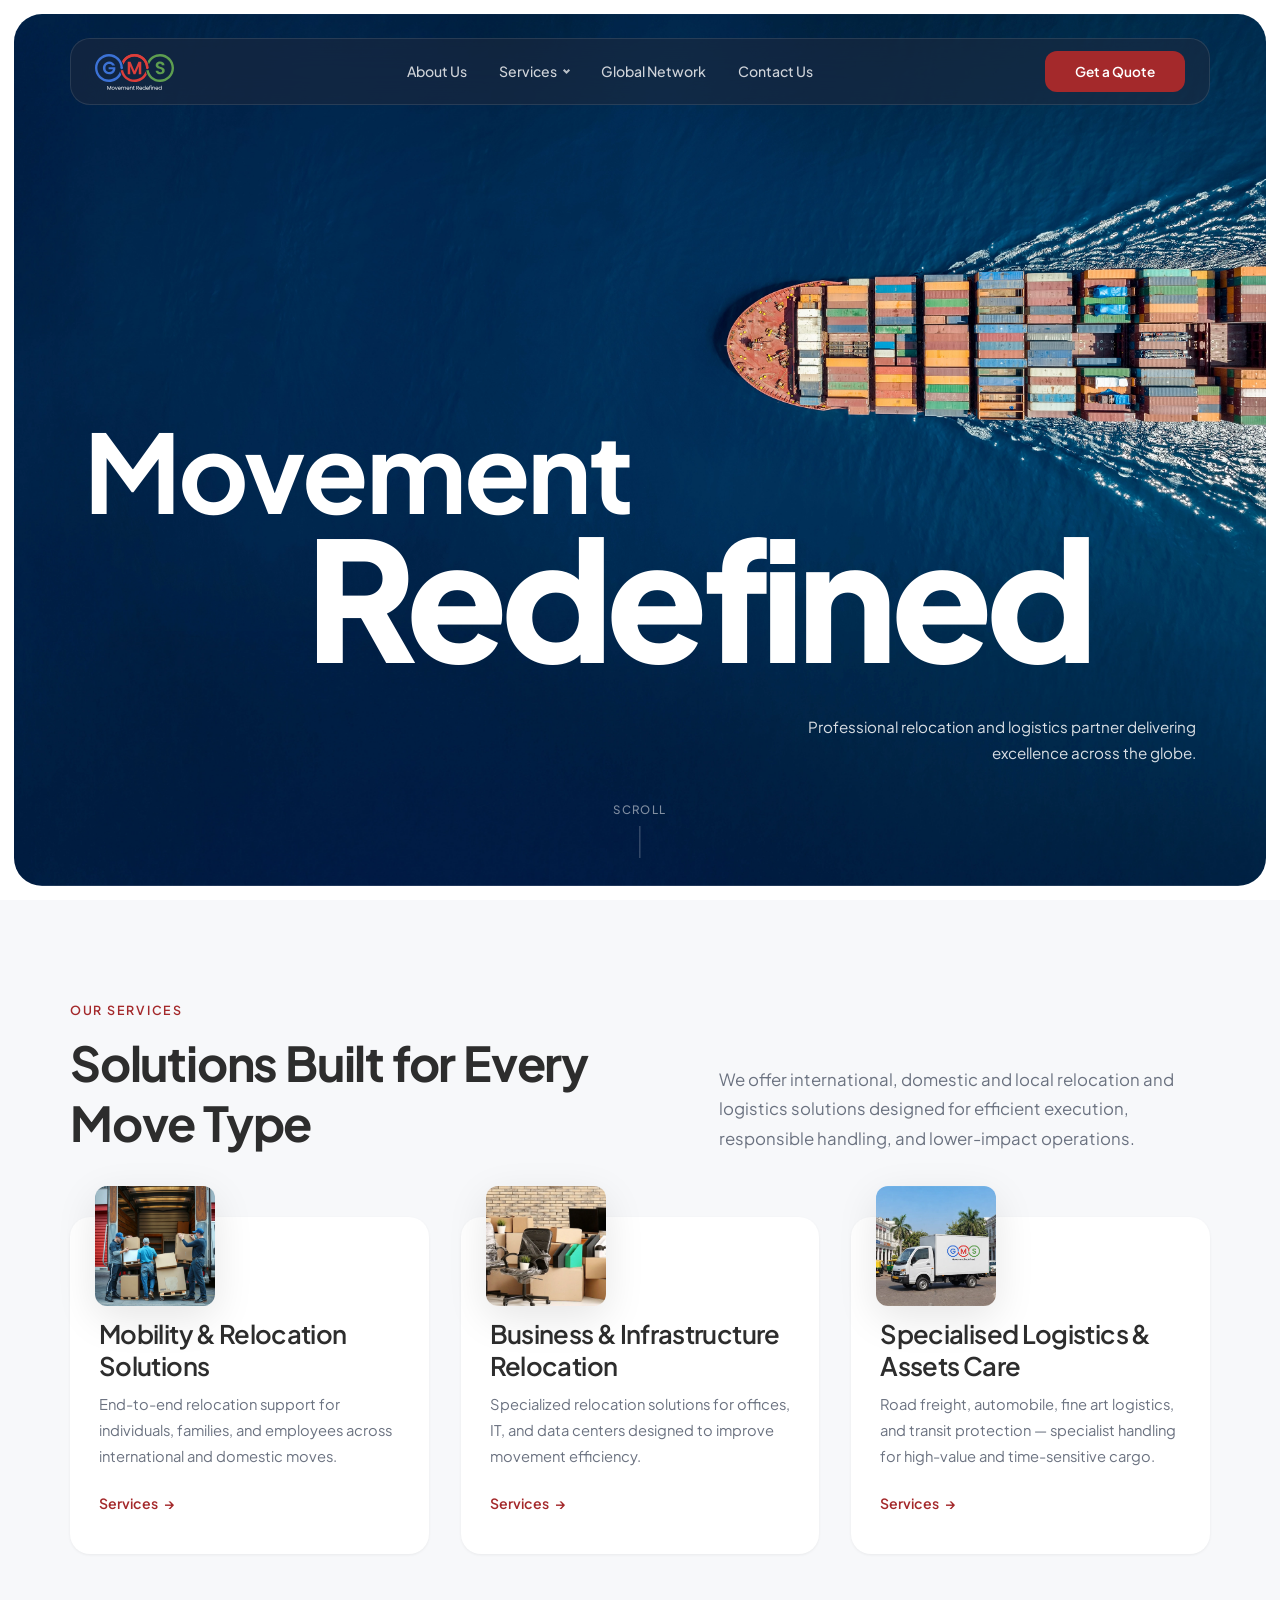
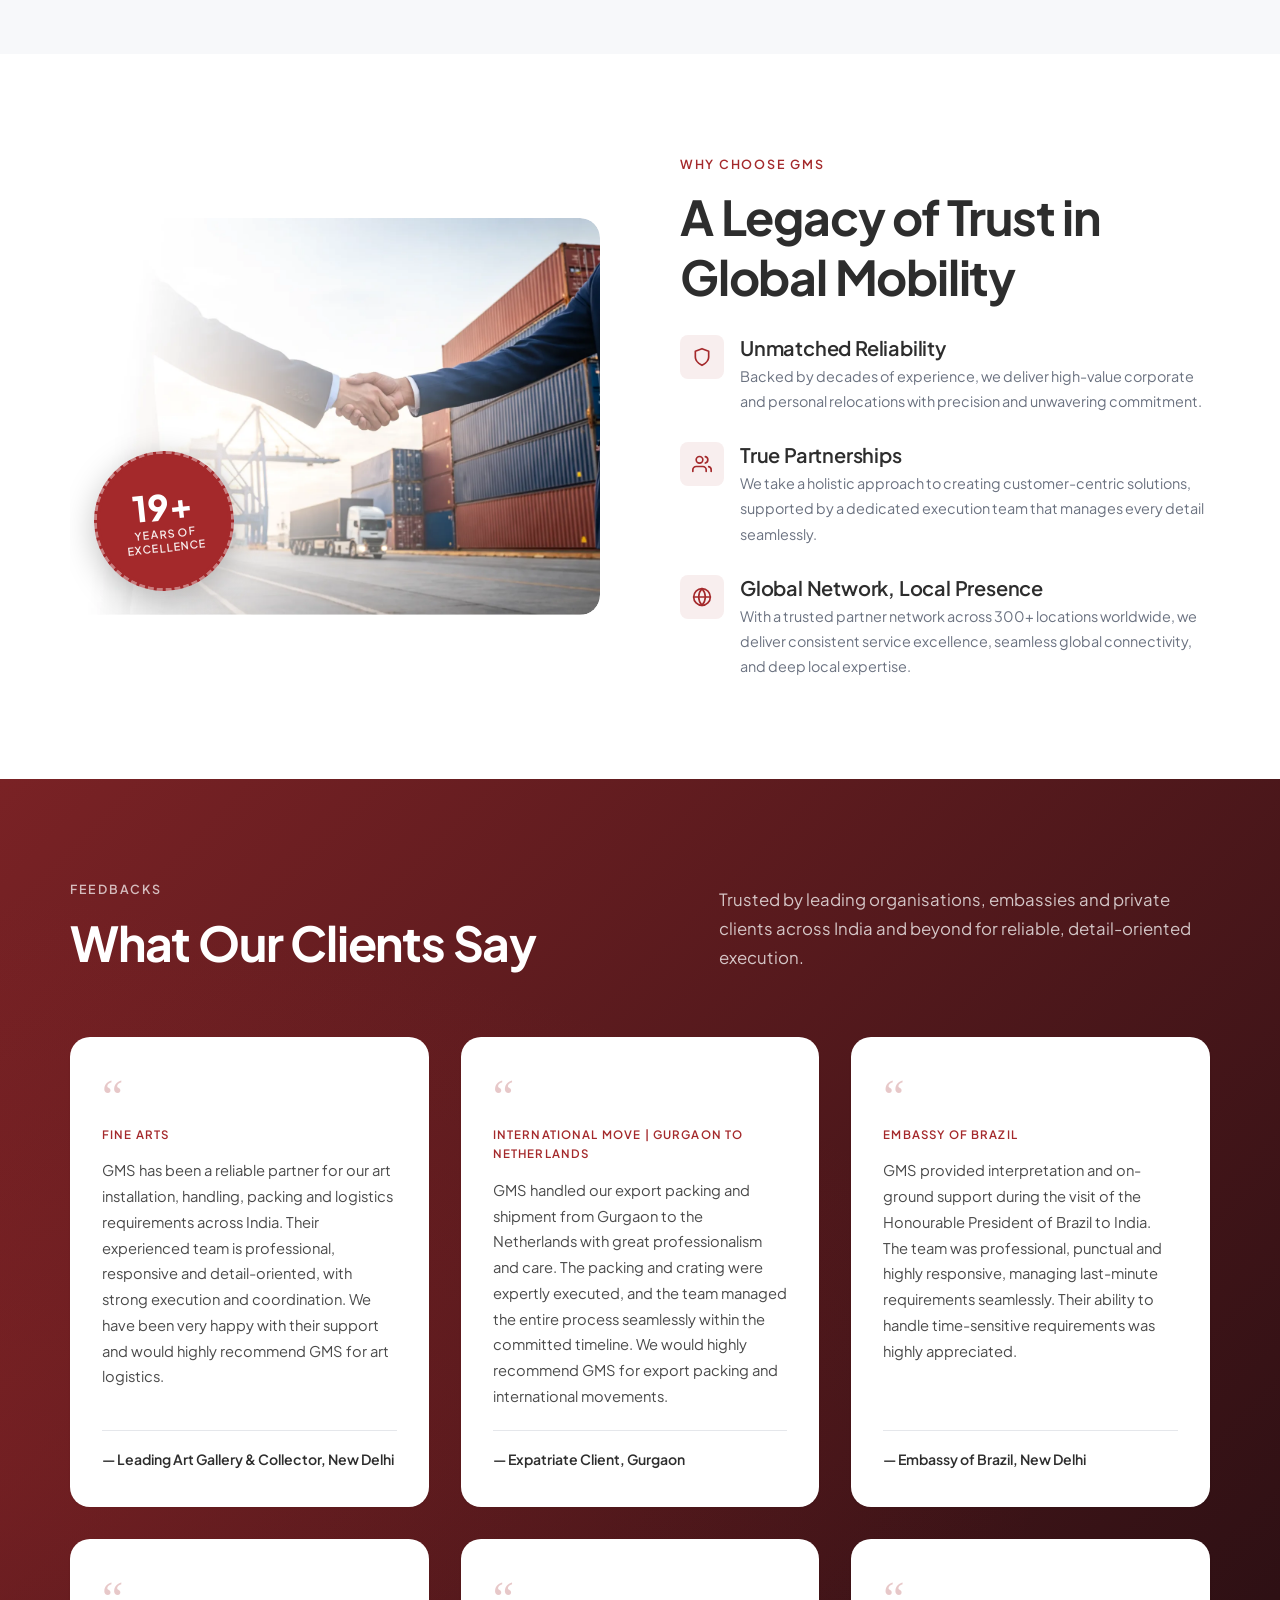
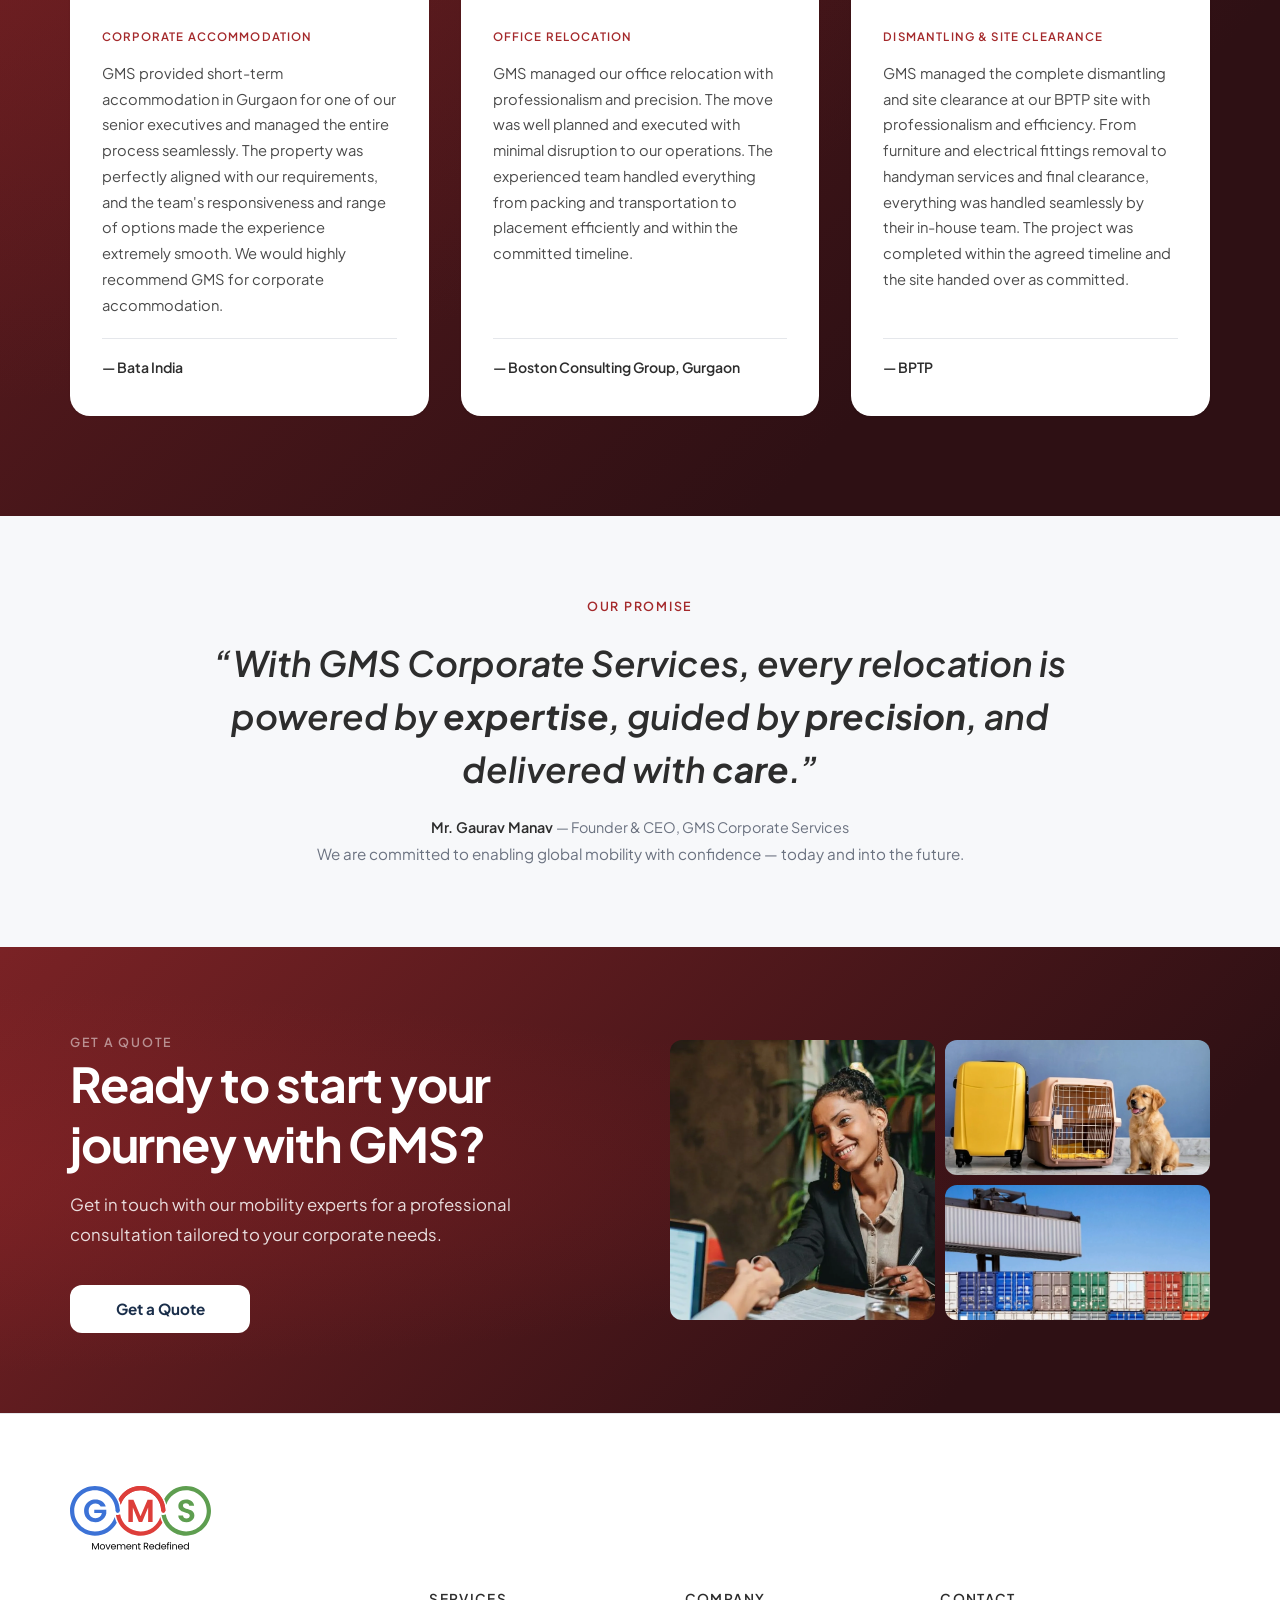
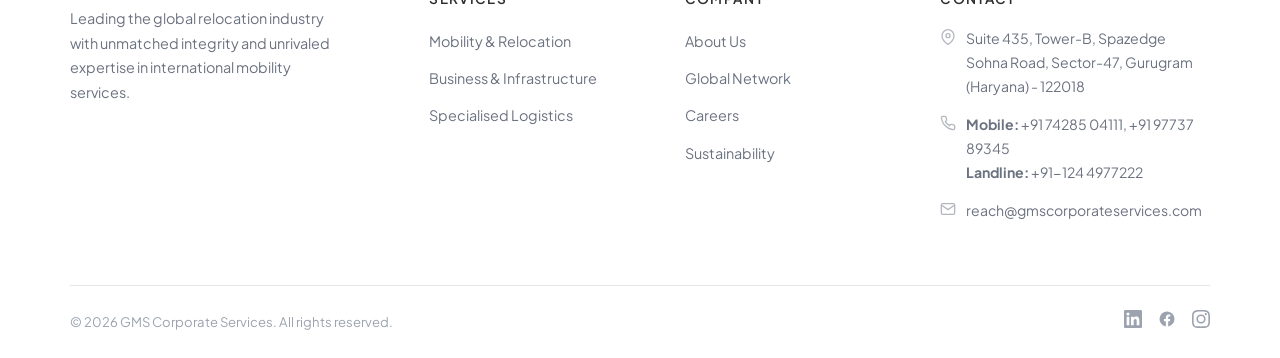
<file: Website/index.html>
<!DOCTYPE html>
<html lang="en">
<head>
  <meta charset="UTF-8">
  <meta name="viewport" content="width=device-width, initial-scale=1.0">
  <link rel="icon" href="favicon.ico" sizes="any">
  <link rel="icon" href="favicon.png" type="image/png">
  <link rel="apple-touch-icon" href="favicon.png">
  <title>GMS — Global Mobility Services | Movement Redefined</title>
  <meta name="description" content="GMS Corporate Services offers comprehensive relocation and logistics solutions designed to optimize your business operations and expand your global footprint.">
  <link rel="preconnect" href="https://fonts.googleapis.com">
  <link rel="preconnect" href="https://fonts.gstatic.com" crossorigin>
  <link href="https://fonts.googleapis.com/css2?family=Plus+Jakarta+Sans:ital,wght@0,300;0,400;0,500;0,600;0,700;0,800;1,400;1,600&display=swap" rel="stylesheet">
  <link rel="stylesheet" href="css/style.css?v=26">
</head>
<body>

  <!-- Navbar — Glassmorphism floating -->
  <nav class="navbar" role="navigation" aria-label="Main navigation">
    <div class="navbar__inner">
      <a href="index.html" class="navbar__logo" aria-label="GMS Home">
        <img src="assets/GMS-logo-white.svg" alt="GMS" style="height: 36px;">
      </a>
      <div class="navbar__links">
        <a href="about.html">About Us</a>
        <div class="navbar__dropdown">
          <button type="button" class="navbar__dropdown-trigger" aria-haspopup="true" aria-expanded="false">Services</button>
          <div class="navbar__mega-menu">
            <div class="mega-menu__group">
              <a href="services-mobility-relocation.html" class="mega-menu__category">Mobility &amp; Relocation Solutions</a>
              <div class="mega-menu__services">
                <a href="services-mobility-relocation.html#household-relocation">Household Relocation</a>
                <a href="services-mobility-relocation.html#corporate-mobility">Corporate Mobility Solutions</a>
                <a href="services-mobility-relocation.html#destination-services">Relocation &amp; Destination Services</a>
                <a href="services-mobility-relocation.html#pet-relocation">Pet Relocation</a>
              </div>
            </div>
            <div class="mega-menu__group">
              <a href="services-business-infrastructure.html" class="mega-menu__category">Business &amp; Infrastructure Relocation</a>
              <div class="mega-menu__services">
                <a href="services-business-infrastructure.html#office-it">Office &amp; IT Relocation</a>
                <a href="services-business-infrastructure.html#data-center">Data Center Migration</a>
                <a href="services-business-infrastructure.html#warehousing">Warehousing Solutions</a>
              </div>
            </div>
            <div class="mega-menu__group">
              <a href="services-specialised-logistics.html" class="mega-menu__category">Specialised Logistics &amp; Assets Care</a>
              <div class="mega-menu__services">
                <a href="services-specialised-logistics.html#road-freight">Road Freight Solutions</a>
                <a href="services-specialised-logistics.html#automobile">Automobile Transportation</a>
                <a href="services-specialised-logistics.html#fine-art">Fine Art Logistics</a>
                <a href="services-specialised-logistics.html#transit-protection">Transit Protection</a>
              </div>
            </div>
          </div>
        </div>
        <a href="global-network.html">Global Network</a>
        <a href="contact.html">Contact Us</a>
      </div>
      <div class="navbar__cta">
        <a href="get-a-quote.html" class="btn btn--primary" data-quote-trigger>Get a Quote</a>
      </div>
      <button class="navbar__hamburger" aria-label="Toggle menu">
        <span></span><span></span><span></span>
      </button>
    </div>
  </nav>

  <!-- Mobile Nav -->
  <div class="mobile-nav">
    <a href="about.html">About Us</a>
    <div class="mobile-nav__accordion">
      <button class="mobile-nav__accordion-trigger">Services <span class="chevron">&#9662;</span></button>
      <div class="mobile-nav__accordion-panel">
        <span class="mobile-nav__group-label">Mobility &amp; Relocation</span>
        <a href="services-mobility-relocation.html#household-relocation">Household Relocation</a>
        <a href="services-mobility-relocation.html#corporate-mobility">Corporate Mobility Solutions</a>
        <a href="services-mobility-relocation.html#destination-services">Relocation &amp; Destination Services</a>
        <a href="services-mobility-relocation.html#pet-relocation">Pet Relocation</a>
        <span class="mobile-nav__group-label">Business &amp; Infrastructure</span>
        <a href="services-business-infrastructure.html#office-it">Office &amp; IT Relocation</a>
        <a href="services-business-infrastructure.html#data-center">Data Center Migration</a>
        <a href="services-business-infrastructure.html#warehousing">Warehousing Solutions</a>
        <span class="mobile-nav__group-label">Specialised Logistics</span>
        <a href="services-specialised-logistics.html#road-freight">Road Freight Solutions</a>
        <a href="services-specialised-logistics.html#automobile">Automobile Transportation</a>
        <a href="services-specialised-logistics.html#fine-art">Fine Art Logistics</a>
        <a href="services-specialised-logistics.html#transit-protection">Transit Protection</a>
      </div>
    </div>
    <a href="global-network.html">Global Network</a>
    <a href="contact.html">Contact Us</a>
    <a href="get-a-quote.html" class="btn btn--primary" style="margin-top: 12px;" data-quote-trigger>Get a Quote</a>
  </div>

  <!-- Hero — Inset with white border, fully rounded -->
  <div class="hero-wrapper">
    <section class="hero" id="hero">
      <div class="hero__bg hero-carousel">
        <div class="hero-carousel__slide hero-carousel__slide--active" data-slide="0">
          <img src="assets/hero-carousel-1.webp" alt="Cargo ship aerial view">
        </div>
        <div class="hero-carousel__slide hero-carousel__slide--gradient" data-slide="1">
          <img src="assets/hero-carousel-2.webp" alt="Freight train containers">
        </div>
        <div class="hero-carousel__slide hero-carousel__slide--gradient" data-slide="2">
          <img src="assets/hero-carousel-3.webp" alt="Air freight and containers">
        </div>
      </div>
      <div class="hero__content">
        <h1 class="hero__heading">
          <span class="line1">Movement</span>
          <span class="line2">Redefined</span>
        </h1>
        <div class="hero__bottom hero__bottom--no-stats">
          <div class="hero__meta">
            <p class="hero__subtitle">Professional relocation and logistics partner delivering excellence across the globe.</p>
          </div>
        </div>
      </div>
      <div class="hero__scroll-hint">
        <span>Scroll</span>
        <div class="scroll-line"></div>
      </div>
    </section>
  </div>

  <!-- Services — Split header + Image cards -->
  <section class="section section--grey">
    <div class="container">
      <div class="section-header-split reveal">
        <div>
          <span class="label">Our Services</span>
          <h2>Solutions Built for Every Move Type</h2>
        </div>
        <div>
          <p>We offer international, domestic and local relocation and logistics solutions designed for efficient execution, responsible handling, and lower-impact operations.</p>
        </div>
      </div>
      <div class="services-grid">
        <div class="service-card reveal reveal-delay-1">
          <div class="service-card__image service-card__image--household">
            <img src="assets/unmatched-reliability.webp" alt="Mobility and relocation">
          </div>
          <div class="service-card__body">
            <h3>Mobility &amp; Relocation Solutions</h3>
            <p>End-to-end relocation support for individuals, families, and employees across international and domestic moves.</p>
            <a href="services-mobility-relocation.html" class="service-card__link">Services <span class="arrow">&rarr;</span></a>
          </div>
        </div>
        <div class="service-card reveal reveal-delay-2">
          <div class="service-card__image">
            <img src="assets/img-10.webp" alt="Business and infrastructure relocation">
          </div>
          <div class="service-card__body">
            <h3>Business &amp; Infrastructure Relocation</h3>
            <p>Specialized relocation solutions for offices, IT, and data centers designed to improve movement efficiency.</p>
            <a href="services-business-infrastructure.html" class="service-card__link">Services <span class="arrow">&rarr;</span></a>
          </div>
        </div>
        <div class="service-card reveal reveal-delay-3">
          <div class="service-card__image">
            <img src="assets/photos/contact-page-final.webp" alt="Specialised logistics">
          </div>
          <div class="service-card__body">
            <h3>Specialised Logistics &amp; Assets Care</h3>
            <p>Road freight, automobile, fine art logistics, and transit protection — specialist handling for high-value and time-sensitive cargo.</p>
            <a href="services-specialised-logistics.html" class="service-card__link">Services <span class="arrow">&rarr;</span></a>
          </div>
        </div>
      </div>
    </div>
  </section>

  <!-- Why Choose GMS -->
  <section class="section">
    <div class="container">
      <div class="split">
        <div class="split__image reveal">
          <img src="assets/img-6.webp" alt="Global reach and logistics network">
          <div class="split__badge">
            <span class="number" data-count="25" data-suffix="+">0+</span>
            <span class="text">Years of<br>Excellence</span>
          </div>
        </div>
        <div class="split__content reveal">
          <span class="label">Why Choose GMS</span>
          <h2>A Legacy of Trust in Global Mobility</h2>
          <div class="trust-points">
            <div class="trust-point">
              <div class="trust-point__icon">
                <svg width="20" height="20" viewBox="0 0 24 24" fill="none" stroke="currentColor" stroke-width="2" stroke-linecap="round" stroke-linejoin="round"><path d="M12 22s8-4 8-10V5l-8-3-8 3v7c0 6 8 10 8 10z"/></svg>
              </div>
              <div>
                <h4>Unmatched Reliability</h4>
                <p>Backed by decades of experience, we deliver high-value corporate and personal relocations with precision and unwavering commitment.</p>
              </div>
            </div>
            <div class="trust-point">
              <div class="trust-point__icon">
                <svg width="20" height="20" viewBox="0 0 24 24" fill="none" stroke="currentColor" stroke-width="2" stroke-linecap="round" stroke-linejoin="round"><path d="M17 21v-2a4 4 0 0 0-4-4H5a4 4 0 0 0-4 4v2"/><circle cx="9" cy="7" r="4"/><path d="M23 21v-2a4 4 0 0 0-3-3.87"/><path d="M16 3.13a4 4 0 0 1 0 7.75"/></svg>
              </div>
              <div>
                <h4>True Partnerships</h4>
                <p>We take a holistic approach to creating customer-centric solutions, supported by a dedicated execution team that manages every detail seamlessly.</p>
              </div>
            </div>
            <div class="trust-point">
              <div class="trust-point__icon">
                <svg width="20" height="20" viewBox="0 0 24 24" fill="none" stroke="currentColor" stroke-width="2" stroke-linecap="round" stroke-linejoin="round"><circle cx="12" cy="12" r="10"/><line x1="2" y1="12" x2="22" y2="12"/><path d="M12 2a15.3 15.3 0 0 1 4 10 15.3 15.3 0 0 1-4 10 15.3 15.3 0 0 1-4-10 15.3 15.3 0 0 1 4-10z"/></svg>
              </div>
              <div>
                <h4>Global Network, Local Presence</h4>
                <p>With a trusted partner network across 300+ locations worldwide, we deliver consistent service excellence, seamless global connectivity, and deep local expertise.</p>
              </div>
            </div>
          </div>
        </div>
      </div>
    </div>
  </section>

  <!-- Feedbacks -->
  <section class="section feedbacks">
    <div class="container">
      <div class="section-header-split reveal">
        <div>
          <span class="label feedbacks__label">Feedbacks</span>
          <h2>What Our Clients Say</h2>
        </div>
        <div>
          <p>Trusted by leading organisations, embassies and private clients across India and beyond for reliable, detail-oriented execution.</p>
        </div>
      </div>
      <div class="feedback-grid">
        <div class="feedback-card reveal">
          <span class="feedback-card__quote-mark">&ldquo;</span>
          <span class="feedback-card__tag">Fine Arts</span>
          <p class="feedback-card__text">GMS has been a reliable partner for our art installation, handling, packing and logistics requirements across India. Their experienced team is professional, responsive and detail-oriented, with strong execution and coordination. We have been very happy with their support and would highly recommend GMS for art logistics.</p>
          <p class="feedback-card__author">&mdash; Leading Art Gallery &amp; Collector, New Delhi</p>
        </div>
        <div class="feedback-card reveal reveal-delay-1">
          <span class="feedback-card__quote-mark">&ldquo;</span>
          <span class="feedback-card__tag">International Move | Gurgaon to Netherlands</span>
          <p class="feedback-card__text">GMS handled our export packing and shipment from Gurgaon to the Netherlands with great professionalism and care. The packing and crating were expertly executed, and the team managed the entire process seamlessly within the committed timeline. We would highly recommend GMS for export packing and international movements.</p>
          <p class="feedback-card__author">&mdash; Expatriate Client, Gurgaon</p>
        </div>
        <div class="feedback-card reveal reveal-delay-2">
          <span class="feedback-card__quote-mark">&ldquo;</span>
          <span class="feedback-card__tag">Embassy of Brazil</span>
          <p class="feedback-card__text">GMS provided interpretation and on-ground support during the visit of the Honourable President of Brazil to India. The team was professional, punctual and highly responsive, managing last-minute requirements seamlessly. Their ability to handle time-sensitive requirements was highly appreciated.</p>
          <p class="feedback-card__author">&mdash; Embassy of Brazil, New Delhi</p>
        </div>
        <div class="feedback-card reveal">
          <span class="feedback-card__quote-mark">&ldquo;</span>
          <span class="feedback-card__tag">Corporate Accommodation</span>
          <p class="feedback-card__text">GMS provided short-term accommodation in Gurgaon for one of our senior executives and managed the entire process seamlessly. The property was perfectly aligned with our requirements, and the team's responsiveness and range of options made the experience extremely smooth. We would highly recommend GMS for corporate accommodation.</p>
          <p class="feedback-card__author">&mdash; Bata India</p>
        </div>
        <div class="feedback-card reveal reveal-delay-1">
          <span class="feedback-card__quote-mark">&ldquo;</span>
          <span class="feedback-card__tag">Office Relocation</span>
          <p class="feedback-card__text">GMS managed our office relocation with professionalism and precision. The move was well planned and executed with minimal disruption to our operations. The experienced team handled everything from packing and transportation to placement efficiently and within the committed timeline.</p>
          <p class="feedback-card__author">&mdash; Boston Consulting Group, Gurgaon</p>
        </div>
        <div class="feedback-card reveal reveal-delay-2">
          <span class="feedback-card__quote-mark">&ldquo;</span>
          <span class="feedback-card__tag">Dismantling &amp; Site Clearance</span>
          <p class="feedback-card__text">GMS managed the complete dismantling and site clearance at our BPTP site with professionalism and efficiency. From furniture and electrical fittings removal to handyman services and final clearance, everything was handled seamlessly by their in-house team. The project was completed within the agreed timeline and the site handed over as committed.</p>
          <p class="feedback-card__author">&mdash; BPTP</p>
        </div>
      </div>
    </div>
  </section>

  <!-- Our Promise -->
  <section class="promise">
    <div class="container">
      <div class="promise__inner reveal">
        <span class="label">Our Promise</span>
        <blockquote>&ldquo;With GMS Corporate Services, every relocation is powered by <strong>expertise</strong>, guided by <strong>precision</strong>, and delivered with <strong>care</strong>.&rdquo;</blockquote>
        <p class="promise__author">Mr. Gaurav Manav <span>&mdash; Founder &amp; CEO, GMS Corporate Services</span></p>
        <p class="promise__note">We are committed to enabling global mobility with confidence &mdash; today and into the future.</p>
      </div>
    </div>
  </section>

  <!-- CTA Banner — Split with image collage -->
  <section class="cta-banner">
    <div class="container">
      <div class="cta-banner__split reveal">
        <div class="cta-banner__text">
          <span class="label" style="color: rgba(255,255,255,0.5);">Get a Quote</span>
          <h2>Ready to start your journey with GMS?</h2>
          <p>Get in touch with our mobility experts for a professional consultation tailored to your corporate needs.</p>
          <a href="get-a-quote.html" class="btn btn--white" data-quote-trigger>Get a Quote</a>
        </div>
        <div class="cta-banner__collage">
          <div class="collage">
            <div class="collage__tall">
              <img src="assets/img-12.webp" alt="Automobile transportation">
            </div>
            <div class="collage__stack">
              <div class="collage__img">
                <img class="collage__pet" src="assets/photos/pet-relocation-collage.webp?v=2" alt="Pet relocation services">
              </div>
              <div class="collage__img">
                <img src="assets/photos/containers-collage.webp" alt="Fine art logistics">
              </div>
            </div>
          </div>
        </div>
      </div>
    </div>
  </section>

  <!-- Footer -->
  <footer class="footer">
    <div class="container">
      <a href="index.html" class="footer__logo-big" aria-label="GMS Home">
        <img src="assets/GMS-logo.svg" alt="GMS">
      </a>
      <div class="footer__grid">
        <div class="footer__brand">
          <p>Leading the global relocation industry with unmatched integrity and unrivaled expertise in international mobility services.</p>
        </div>
        <div>
          <h4>Services</h4>
          <ul>
            <li><a href="services-mobility-relocation.html">Mobility &amp; Relocation</a></li>
            <li><a href="services-business-infrastructure.html">Business &amp; Infrastructure</a></li>
            <li><a href="services-specialised-logistics.html">Specialised Logistics</a></li>
          </ul>
        </div>
        <div>
          <h4>Company</h4>
          <ul>
            <li><a href="about.html">About Us</a></li>
            <li><a href="global-network.html">Global Network</a></li>
            <li><a href="contact.html">Careers</a></li>
            <li><a href="about.html">Sustainability</a></li>
          </ul>
        </div>
        <div>
          <h4>Contact</h4>
          <div class="footer__contact-item">
            <svg width="16" height="16" viewBox="0 0 24 24" fill="none" stroke="currentColor" stroke-width="2"><path d="M21 10c0 7-9 13-9 13s-9-6-9-13a9 9 0 0118 0z"/><circle cx="12" cy="10" r="3"/></svg>
            <span data-allow-copy>Suite 435, Tower-B, Spazedge<br>Sohna Road, Sector-47, Gurugram (Haryana) - 122018</span>
          </div>
          <div class="footer__contact-item">
            <svg width="16" height="16" viewBox="0 0 24 24" fill="none" stroke="currentColor" stroke-width="2"><path d="M22 16.92v3a2 2 0 01-2.18 2 19.79 19.79 0 01-8.63-3.07 19.5 19.5 0 01-6-6 19.79 19.79 0 01-3.07-8.67A2 2 0 014.11 2h3a2 2 0 012 1.72c.127.96.361 1.903.7 2.81a2 2 0 01-.45 2.11L8.09 9.91a16 16 0 006 6l1.27-1.27a2 2 0 012.11-.45c.907.339 1.85.573 2.81.7A2 2 0 0122 16.92z"/></svg>
            <span data-allow-copy><strong>Mobile:</strong> +91 74285 04111, +91 97737 89345<br><strong>Landline:</strong> +91-124 4977222</span>
          </div>
          <div class="footer__contact-item">
            <svg width="16" height="16" viewBox="0 0 24 24" fill="none" stroke="currentColor" stroke-width="2"><path d="M4 4h16c1.1 0 2 .9 2 2v12c0 1.1-.9 2-2 2H4c-1.1 0-2-.9-2-2V6c0-1.1.9-2 2-2z"/><polyline points="22,6 12,13 2,6"/></svg>
            <span data-allow-copy>reach@gmscorporateservices.com</span>
          </div>
        </div>
      </div>
      <div class="footer__bottom">
        <span>&copy; 2026 GMS Corporate Services. All rights reserved.</span>
        <div class="footer__socials">
          <a href="https://www.linkedin.com/company/gms-movement-redefined/" aria-label="LinkedIn" target="_blank" rel="noopener noreferrer">
            <svg width="18" height="18" viewBox="0 0 24 24" fill="currentColor"><path d="M20.447 20.452h-3.554v-5.569c0-1.328-.027-3.037-1.852-3.037-1.853 0-2.136 1.445-2.136 2.939v5.667H9.351V9h3.414v1.561h.046c.477-.9 1.637-1.85 3.37-1.85 3.601 0 4.267 2.37 4.267 5.455v6.286zM5.337 7.433a2.062 2.062 0 01-2.063-2.065 2.064 2.064 0 112.063 2.065zm1.782 13.019H3.555V9h3.564v11.452zM22.225 0H1.771C.792 0 0 .774 0 1.729v20.542C0 23.227.792 24 1.771 24h20.451C23.2 24 24 23.227 24 22.271V1.729C24 .774 23.2 0 22.222 0h.003z"/></svg>
          </a>
          <a href="https://www.facebook.com/share/1bi7m2tDwA/?mibextid=wwXIfr" aria-label="Facebook" target="_blank" rel="noopener noreferrer">
            <svg width="18" height="18" viewBox="0 0 24 24" fill="currentColor"><path d="M22 12a10 10 0 10-11.563 9.874v-6.987H7.898V12h2.539V9.797c0-2.506 1.492-3.89 3.777-3.89 1.094 0 2.238.195 2.238.195v2.46h-1.26c-1.242 0-1.63.771-1.63 1.562V12h2.773l-.443 2.887h-2.33v6.987A10.002 10.002 0 0022 12z"/></svg>
          </a>
          <a href="https://www.instagram.com/gms_movementredefined?igsh=ZHFreXRpeGFmam15&utm_source=qr" aria-label="Instagram" target="_blank" rel="noopener noreferrer">
            <svg width="18" height="18" viewBox="0 0 24 24" fill="currentColor"><path d="M12 2.163c3.204 0 3.584.012 4.85.07 3.252.148 4.771 1.691 4.919 4.919.058 1.265.069 1.645.069 4.849 0 3.205-.012 3.584-.069 4.849-.149 3.225-1.664 4.771-4.919 4.919-1.266.058-1.644.07-4.85.07-3.204 0-3.584-.012-4.849-.07-3.26-.149-4.771-1.699-4.919-4.92-.058-1.265-.07-1.644-.07-4.849 0-3.204.013-3.583.07-4.849.149-3.227 1.664-4.771 4.919-4.919 1.266-.057 1.645-.069 4.849-.069zM12 0C8.741 0 8.333.014 7.053.072 2.695.272.273 2.69.073 7.052.014 8.333 0 8.741 0 12c0 3.259.014 3.668.072 4.948.2 4.358 2.618 6.78 6.98 6.98C8.333 23.986 8.741 24 12 24c3.259 0 3.668-.014 4.948-.072 4.354-.2 6.782-2.618 6.979-6.98.059-1.28.073-1.689.073-4.948 0-3.259-.014-3.667-.072-4.947-.196-4.354-2.617-6.78-6.979-6.98C15.668.014 15.259 0 12 0zm0 5.838a6.162 6.162 0 100 12.324 6.162 6.162 0 000-12.324zM12 16a4 4 0 110-8 4 4 0 010 8zm6.406-11.845a1.44 1.44 0 100 2.881 1.44 1.44 0 000-2.881z"/></svg>
          </a>
        </div>
      </div>
    </div>
  </footer>

  <!-- Global Quote Modal -->
  <div class="quote-modal-overlay" aria-hidden="true">
    <div class="quote-modal" role="dialog" aria-modal="true" aria-labelledby="quote-modal-title">
      <button class="quote-modal__close" aria-label="Close">×</button>
      <div class="quote-modal__header">
        <h2 id="quote-modal-title" class="quote-modal__title">Get your quote</h2>
        <p class="quote-modal__subtitle">Share a few details about your move or logistics requirement and we will get back with a tailored proposal.</p>
      </div>
      <form class="quote-form" data-contact-form>
        <div class="form-row">
          <input type="text" name="name" placeholder="Name" required>
          <input type="email" name="email" placeholder="Email Address" required>
        </div>
        <div class="form-row">
          <input type="tel" name="phone" placeholder="Phone Number" required>
          <select data-inquiry-select name="inquiry_type" required>
            <option value="" disabled selected>Inquiry Type</option>
            <option value="household">Household Relocation</option>
            <option value="corporate">Corporate Mobility Solutions</option>
            <option value="destination">Relocation &amp; Destination Services</option>
            <option value="pet">Pet Relocation</option>
            <option value="fine-art">Fine Art Logistics</option>
            <option value="auto">Automobile Transportation</option>
            <option value="office">Office &amp; IT Relocation</option>
            <option value="data-center">Data Center Migration</option>
            <option value="warehousing">Warehousing Solutions</option>
            <option value="road-freight">Road Freight Solutions</option>
            <option value="other">Other</option>
          </select>
        </div>
        <div class="inquiry-followup" data-inquiry-followup hidden></div>
        <textarea name="message" placeholder="Tell us about your requirements"></textarea>
        <div class="quote-form__actions">
          <button type="submit" class="btn btn--primary">Send Message</button>
        </div>
      </form>
      <div class="quote-modal__logo">
        <img src="assets/GMS-logo.svg" alt="GMS">
      </div>
    </div>
  </div>

  <script src="js/main.js?v=19"></script>
</body>
</html>
</file>
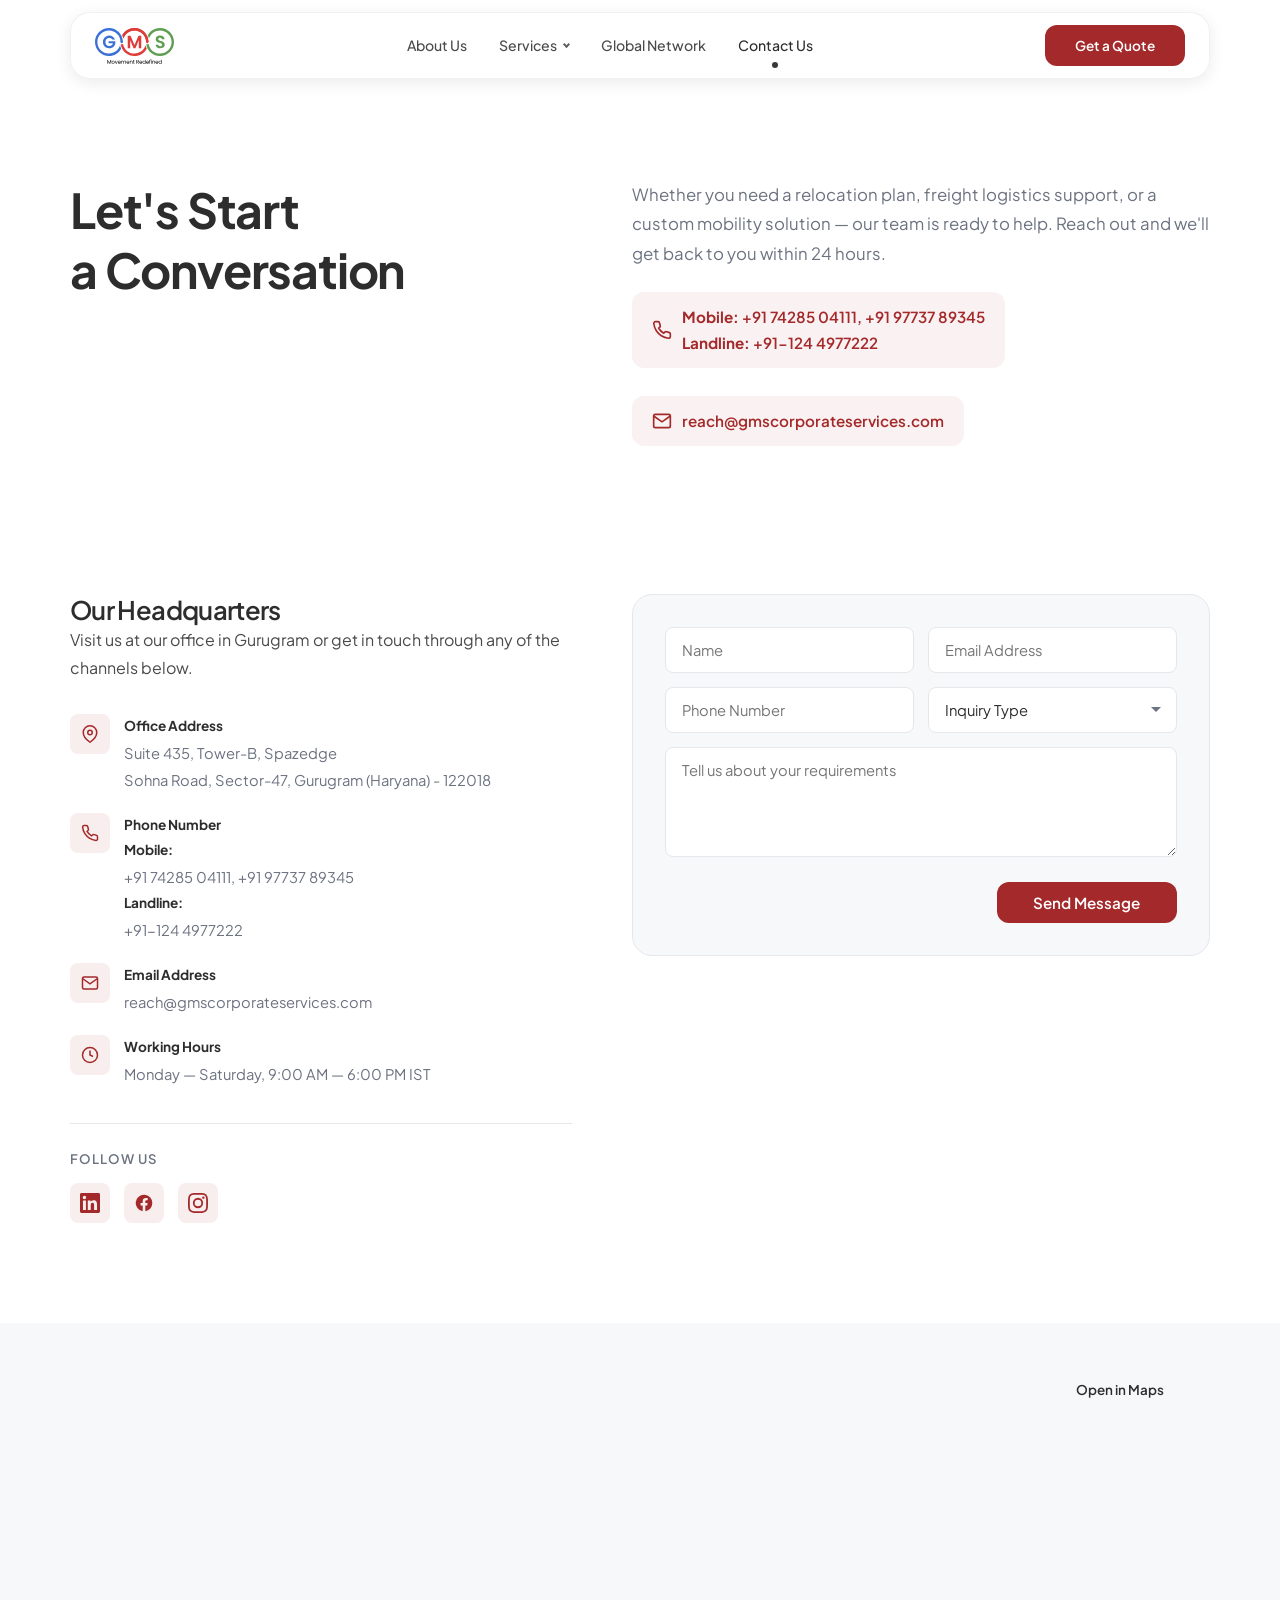
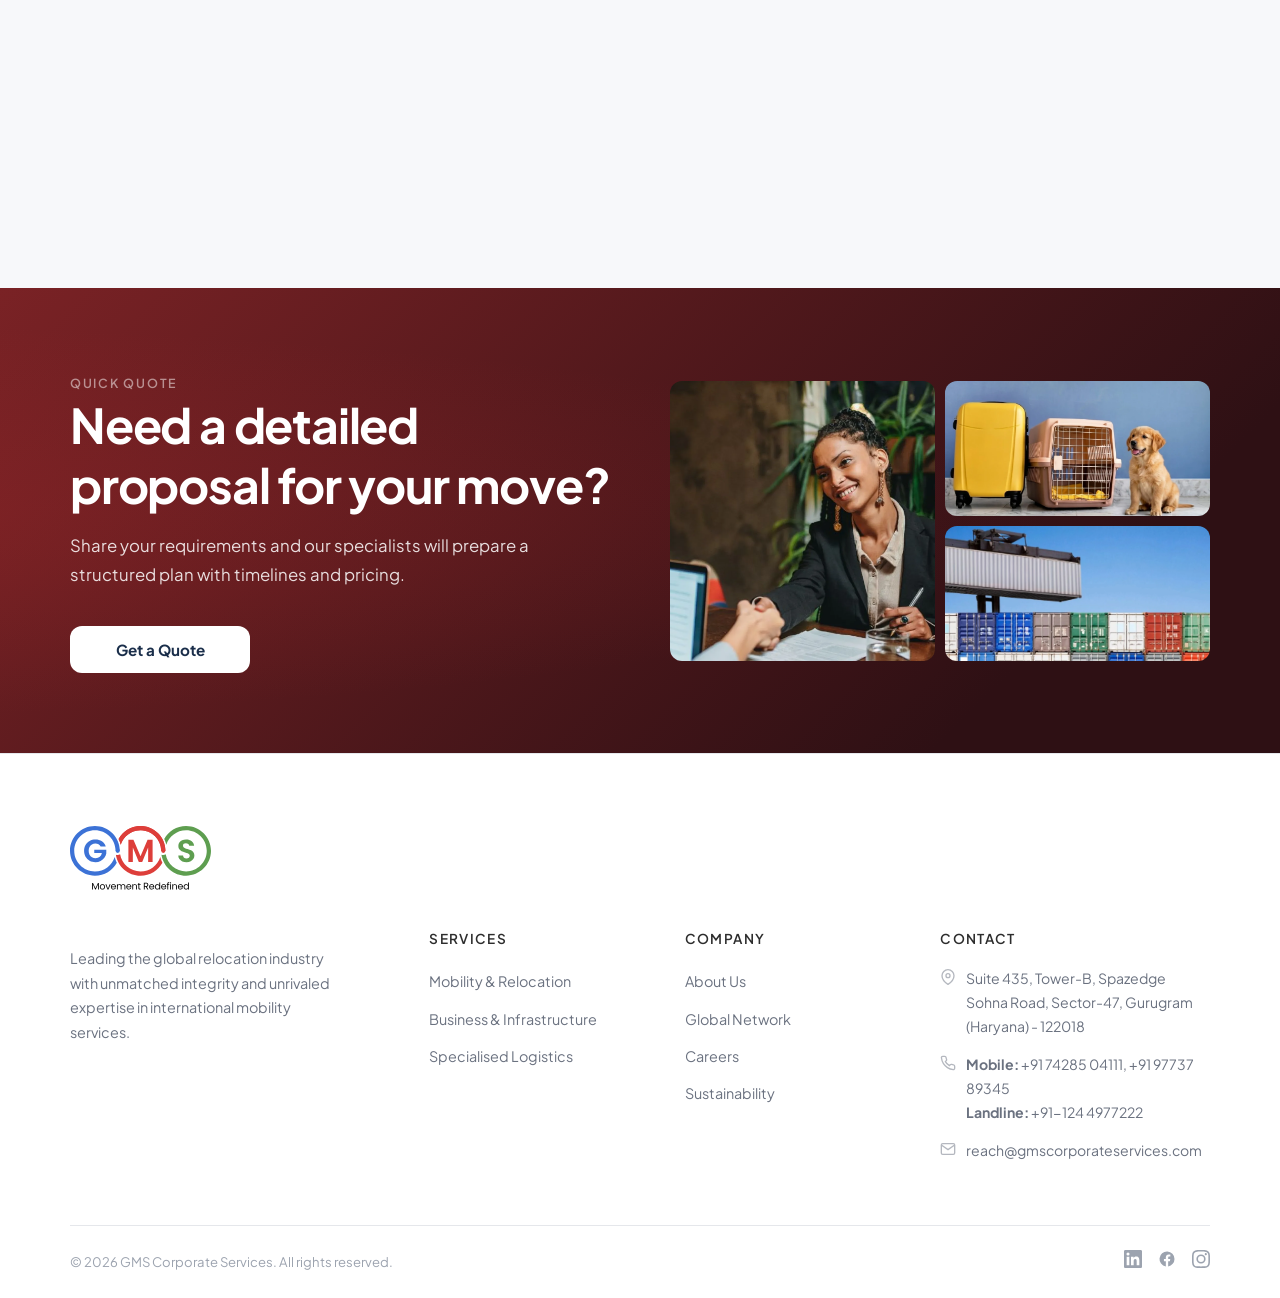
<file: Website/contact.html>
<!DOCTYPE html>
<html lang="en">
<head>
  <meta charset="UTF-8">
  <meta name="viewport" content="width=device-width, initial-scale=1.0">
  <link rel="icon" href="favicon.ico" sizes="any">
  <link rel="icon" href="favicon.png" type="image/png">
  <link rel="apple-touch-icon" href="favicon.png">
  <title>Contact Us — GMS Corporate Services</title>
  <meta name="description" content="Get in touch with GMS for relocation, freight, and logistics solutions. Reach our team at our Gurugram headquarters or send us a message online.">
  <link rel="preconnect" href="https://fonts.googleapis.com">
  <link rel="preconnect" href="https://fonts.gstatic.com" crossorigin>
  <link href="https://fonts.googleapis.com/css2?family=Plus+Jakarta+Sans:ital,wght@0,300;0,400;0,500;0,600;0,700;0,800;1,400;1,600&display=swap" rel="stylesheet">
  <link rel="stylesheet" href="css/style.css?v=25">
</head>
<body>

  <!-- Navbar -->
  <nav class="navbar" role="navigation" aria-label="Main navigation">
    <div class="navbar__inner">
      <a href="index.html" class="navbar__logo" aria-label="GMS Home">
        <img src="assets/GMS-logo-white.svg" alt="GMS" style="height: 36px;">
      </a>
      <div class="navbar__links">
        <a href="about.html">About Us</a>
        <div class="navbar__dropdown">
          <button type="button" class="navbar__dropdown-trigger" aria-haspopup="true" aria-expanded="false">Services</button>
          <div class="navbar__mega-menu">
            <div class="mega-menu__group">
              <a href="services-mobility-relocation.html" class="mega-menu__category">Mobility &amp; Relocation Solutions</a>
              <div class="mega-menu__services">
                <a href="services-mobility-relocation.html#household-relocation">Household Relocation</a>
                <a href="services-mobility-relocation.html#corporate-mobility">Corporate Mobility Solutions</a>
                <a href="services-mobility-relocation.html#destination-services">Relocation &amp; Destination Services</a>
                <a href="services-mobility-relocation.html#pet-relocation">Pet Relocation</a>
              </div>
            </div>
            <div class="mega-menu__group">
              <a href="services-business-infrastructure.html" class="mega-menu__category">Business &amp; Infrastructure Relocation</a>
              <div class="mega-menu__services">
                <a href="services-business-infrastructure.html#office-it">Office &amp; IT Relocation</a>
                <a href="services-business-infrastructure.html#data-center">Data Center Migration</a>
                <a href="services-business-infrastructure.html#warehousing">Warehousing Solutions</a>
              </div>
            </div>
            <div class="mega-menu__group">
              <a href="services-specialised-logistics.html" class="mega-menu__category">Specialised Logistics &amp; Assets Care</a>
              <div class="mega-menu__services">
                <a href="services-specialised-logistics.html#road-freight">Road Freight Solutions</a>
                <a href="services-specialised-logistics.html#automobile">Automobile Transportation</a>
                <a href="services-specialised-logistics.html#fine-art">Fine Art Logistics</a>
                <a href="services-specialised-logistics.html#transit-protection">Transit Protection</a>
              </div>
            </div>
          </div>
        </div>
        <a href="global-network.html">Global Network</a>
        <a href="contact.html" class="active">Contact Us</a>
      </div>
      <div class="navbar__cta">
        <a href="get-a-quote.html" class="btn btn--primary" data-quote-trigger>Get a Quote</a>
      </div>
      <button class="navbar__hamburger" aria-label="Toggle menu">
        <span></span><span></span><span></span>
      </button>
    </div>
  </nav>

  <div class="mobile-nav">
    <a href="about.html">About Us</a>
    <div class="mobile-nav__accordion">
      <button class="mobile-nav__accordion-trigger">Services <span class="chevron">&#9662;</span></button>
      <div class="mobile-nav__accordion-panel">
        <span class="mobile-nav__group-label">Mobility &amp; Relocation</span>
        <a href="services-mobility-relocation.html#household-relocation">Household Relocation</a>
        <a href="services-mobility-relocation.html#corporate-mobility">Corporate Mobility Solutions</a>
        <a href="services-mobility-relocation.html#destination-services">Relocation &amp; Destination Services</a>
        <a href="services-mobility-relocation.html#pet-relocation">Pet Relocation</a>
        <span class="mobile-nav__group-label">Business &amp; Infrastructure</span>
        <a href="services-business-infrastructure.html#office-it">Office &amp; IT Relocation</a>
        <a href="services-business-infrastructure.html#data-center">Data Center Migration</a>
        <a href="services-business-infrastructure.html#warehousing">Warehousing Solutions</a>
        <span class="mobile-nav__group-label">Specialised Logistics</span>
        <a href="services-specialised-logistics.html#road-freight">Road Freight Solutions</a>
        <a href="services-specialised-logistics.html#automobile">Automobile Transportation</a>
        <a href="services-specialised-logistics.html#fine-art">Fine Art Logistics</a>
        <a href="services-specialised-logistics.html#transit-protection">Transit Protection</a>
      </div>
    </div>
    <a href="global-network.html">Global Network</a>
    <a href="contact.html">Contact Us</a>
    <a href="get-a-quote.html" class="btn btn--primary" style="margin-top: 12px;" data-quote-trigger>Get a Quote</a>
  </div>

  <!-- Contact Intro (no hero image) -->
  <section class="section contact-intro-section">
    <div class="container">
      <div class="section-header-split reveal">
        <div>
          <h2>Let's Start<br>a Conversation</h2>
        </div>
        <div>
          <p>Whether you need a relocation plan, freight logistics support, or a custom mobility solution — our team is ready to help. Reach out and we'll get back to you within 24 hours.</p>
          <div class="contact-highlight">
            <a href="tel:+917428504111" class="contact-highlight__item">
              <svg width="20" height="20" viewBox="0 0 24 24" fill="none" stroke="currentColor" stroke-width="2"><path d="M22 16.92v3a2 2 0 01-2.18 2 19.79 19.79 0 01-8.63-3.07 19.5 19.5 0 01-6-6 19.79 19.79 0 01-3.07-8.67A2 2 0 014.11 2h3a2 2 0 012 1.72c.127.96.361 1.903.7 2.81a2 2 0 01-.45 2.11L8.09 9.91a16 16 0 006 6l1.27-1.27a2 2 0 012.11-.45c.907.339 1.85.573 2.81.7A2 2 0 0122 16.92z"/></svg>
              <span data-allow-copy><strong>Mobile:</strong> +91 74285 04111, +91 97737 89345<br><strong>Landline:</strong> +91-124 4977222</span>
            </a>
            <a href="mailto:reach@gmscorporateservices.com" class="contact-highlight__item">
              <svg width="20" height="20" viewBox="0 0 24 24" fill="none" stroke="currentColor" stroke-width="2"><path d="M4 4h16c1.1 0 2 .9 2 2v12c0 1.1-.9 2-2 2H4c-1.1 0-2-.9-2-2V6c0-1.1.9-2 2-2z"/><polyline points="22,6 12,13 2,6"/></svg>
              <span data-allow-copy>reach@gmscorporateservices.com</span>
            </a>
          </div>
        </div>
      </div>
    </div>
  </section>

  <!-- Contact Details + Form -->
  <section class="section" style="padding-top: 0;">
    <div class="container">
      <div class="about-contact-split reveal">
        <div class="about-contact__info">
          <h3>Our Headquarters</h3>
          <p>Visit us at our office in Gurugram or get in touch through any of the channels below.</p>
          <div class="about-contact__details">
            <div class="about-contact__detail">
              <div class="about-contact__detail-icon">
                <svg width="18" height="18" viewBox="0 0 24 24" fill="none" stroke="currentColor" stroke-width="2"><path d="M21 10c0 7-9 13-9 13s-9-6-9-13a9 9 0 0118 0z"/><circle cx="12" cy="10" r="3"/></svg>
              </div>
              <div>
                <strong>Office Address</strong>
                <span data-allow-copy>Suite 435, Tower-B, Spazedge<br>Sohna Road, Sector-47, Gurugram (Haryana) - 122018</span>
              </div>
            </div>
            <div class="about-contact__detail">
              <div class="about-contact__detail-icon">
                <svg width="18" height="18" viewBox="0 0 24 24" fill="none" stroke="currentColor" stroke-width="2"><path d="M22 16.92v3a2 2 0 01-2.18 2 19.79 19.79 0 01-8.63-3.07 19.5 19.5 0 01-6-6 19.79 19.79 0 01-3.07-8.67A2 2 0 014.11 2h3a2 2 0 012 1.72c.127.96.361 1.903.7 2.81a2 2 0 01-.45 2.11L8.09 9.91a16 16 0 006 6l1.27-1.27a2 2 0 012.11-.45c.907.339 1.85.573 2.81.7A2 2 0 0122 16.92z"/></svg>
              </div>
              <div>
                <strong>Phone Number</strong>
                <span data-allow-copy><strong>Mobile:</strong> +91 74285 04111, +91 97737 89345<br><strong>Landline:</strong> +91-124 4977222</span>
              </div>
            </div>
            <div class="about-contact__detail">
              <div class="about-contact__detail-icon">
                <svg width="18" height="18" viewBox="0 0 24 24" fill="none" stroke="currentColor" stroke-width="2"><path d="M4 4h16c1.1 0 2 .9 2 2v12c0 1.1-.9 2-2 2H4c-1.1 0-2-.9-2-2V6c0-1.1.9-2 2-2z"/><polyline points="22,6 12,13 2,6"/></svg>
              </div>
              <div>
                <strong>Email Address</strong>
                <span data-allow-copy>reach@gmscorporateservices.com</span>
              </div>
            </div>
            <div class="about-contact__detail">
              <div class="about-contact__detail-icon">
                <svg width="18" height="18" viewBox="0 0 24 24" fill="none" stroke="currentColor" stroke-width="2"><circle cx="12" cy="12" r="10"/><path d="M12 6v6l4 2"/></svg>
              </div>
              <div>
                <strong>Working Hours</strong>
                <span>Monday — Saturday, 9:00 AM — 6:00 PM IST</span>
              </div>
            </div>
          </div>

          <div class="contact-socials">
            <span>Follow us</span>
            <div class="contact-socials__icons">
              <a href="https://www.linkedin.com/company/gms-movement-redefined/" aria-label="LinkedIn" target="_blank" rel="noopener noreferrer">
                <svg width="20" height="20" viewBox="0 0 24 24" fill="currentColor"><path d="M20.447 20.452h-3.554v-5.569c0-1.328-.027-3.037-1.852-3.037-1.853 0-2.136 1.445-2.136 2.939v5.667H9.351V9h3.414v1.561h.046c.477-.9 1.637-1.85 3.37-1.85 3.601 0 4.267 2.37 4.267 5.455v6.286zM5.337 7.433a2.062 2.062 0 01-2.063-2.065 2.064 2.064 0 112.063 2.065zm1.782 13.019H3.555V9h3.564v11.452zM22.225 0H1.771C.792 0 0 .774 0 1.729v20.542C0 23.227.792 24 1.771 24h20.451C23.2 24 24 23.227 24 22.271V1.729C24 .774 23.2 0 22.222 0h.003z"/></svg>
              </a>
              <a href="https://www.facebook.com/share/1bi7m2tDwA/?mibextid=wwXIfr" aria-label="Facebook" target="_blank" rel="noopener noreferrer">
                <svg width="20" height="20" viewBox="0 0 24 24" fill="currentColor"><path d="M22 12a10 10 0 10-11.563 9.874v-6.987H7.898V12h2.539V9.797c0-2.506 1.492-3.89 3.777-3.89 1.094 0 2.238.195 2.238.195v2.46h-1.26c-1.242 0-1.63.771-1.63 1.562V12h2.773l-.443 2.887h-2.33v6.987A10.002 10.002 0 0022 12z"/></svg>
              </a>
              <a href="https://www.instagram.com/gms_movementredefined?igsh=ZHFreXRpeGFmam15&utm_source=qr" aria-label="Instagram" target="_blank" rel="noopener noreferrer">
                <svg width="20" height="20" viewBox="0 0 24 24" fill="currentColor"><path d="M12 2.163c3.204 0 3.584.012 4.85.07 3.252.148 4.771 1.691 4.919 4.919.058 1.265.069 1.645.069 4.849 0 3.205-.012 3.584-.069 4.849-.149 3.225-1.664 4.771-4.919 4.919-1.266.058-1.644.07-4.85.07-3.204 0-3.584-.012-4.849-.07-3.26-.149-4.771-1.699-4.919-4.92-.058-1.265-.07-1.644-.07-4.849 0-3.204.013-3.583.07-4.849.149-3.227 1.664-4.771 4.919-4.919 1.266-.057 1.645-.069 4.849-.069zM12 0C8.741 0 8.333.014 7.053.072 2.695.272.273 2.69.073 7.052.014 8.333 0 8.741 0 12c0 3.259.014 3.668.072 4.948.2 4.358 2.618 6.78 6.98 6.98C8.333 23.986 8.741 24 12 24c3.259 0 3.668-.014 4.948-.072 4.354-.2 6.782-2.618 6.979-6.98.059-1.28.073-1.689.073-4.948 0-3.259-.014-3.667-.072-4.947-.196-4.354-2.617-6.78-6.979-6.98C15.668.014 15.259 0 12 0zm0 5.838a6.162 6.162 0 100 12.324 6.162 6.162 0 000-12.324zM12 16a4 4 0 110-8 4 4 0 010 8zm6.406-11.845a1.44 1.44 0 100 2.881 1.44 1.44 0 000-2.881z"/></svg>
              </a>
            </div>
          </div>
        </div>

        <form class="about-contact__form" data-contact-form>
          <div class="form-row">
            <input type="text" name="name" placeholder="Name" required>
            <input type="email" name="email" placeholder="Email Address" required>
          </div>
          <div class="form-row">
            <input type="tel" name="phone" placeholder="Phone Number" required>
            <select data-inquiry-select name="inquiry_type" required>
            <option value="" disabled selected>Inquiry Type</option>
            <option value="household">Household Relocation</option>
            <option value="corporate">Corporate Mobility Solutions</option>
            <option value="destination">Relocation &amp; Destination Services</option>
            <option value="pet">Pet Relocation</option>
            <option value="fine-art">Fine Art Logistics</option>
            <option value="auto">Automobile Transportation</option>
            <option value="office">Office &amp; IT Relocation</option>
            <option value="data-center">Data Center Migration</option>
            <option value="warehousing">Warehousing Solutions</option>
            <option value="road-freight">Road Freight Solutions</option>
            <option value="other">Other</option>
          </select>
          </div>
          <div class="inquiry-followup" data-inquiry-followup hidden></div>
        <textarea name="message" placeholder="Tell us about your requirements"></textarea>
          <button type="submit" class="btn btn--primary">Send Message</button>
        </form>
      </div>
    </div>
  </section>

  <!-- Map embed -->
  <section class="section section--grey" style="padding-top: 0; padding-bottom: 0;">
    <div class="container">
      <div class="contact-map reveal">
        <div style="display:flex; justify-content:flex-end; padding: 0 0 10px;">
          <a
            class="btn btn--outline"
            style="padding: 8px 14px; font-size: 0.84rem;"
            href="https://www.google.com/maps/search/?api=1&query=28.4204%2C77.0405"
            target="_blank"
            rel="noopener noreferrer"
            data-allow-copy
          >Open in Maps</a>
        </div>
        <iframe
          src="https://www.google.com/maps?q=28.4204,77.0405&z=15&output=embed"
          width="100%" height="420" style="border:0; border-radius: var(--radius-lg);" allowfullscreen="" loading="lazy"
          referrerpolicy="no-referrer-when-downgrade"
          title="GMS Office Location"></iframe>
      </div>
    </div>
  </section>

  <!-- CTA Banner -->
  <section class="cta-banner">
    <div class="container">
      <div class="cta-banner__split reveal">
        <div class="cta-banner__text">
          <span class="label" style="color: rgba(255,255,255,0.5);">Quick Quote</span>
          <h2>Need a detailed proposal for your move?</h2>
          <p>Share your requirements and our specialists will prepare a structured plan with timelines and pricing.</p>
          <a href="get-a-quote.html" class="btn btn--white" data-quote-trigger>Get a Quote</a>
        </div>
        <div class="cta-banner__collage">
          <div class="collage">
            <div class="collage__tall collage__tall--clients">
              <img src="assets/img-12.webp" alt="Household relocation">
            </div>
            <div class="collage__stack">
              <div class="collage__img">
                <img class="collage__pet" src="assets/photos/pet-relocation-collage.webp?v=2" alt="Pet relocation services">
              </div>
              <div class="collage__img">
                <img src="assets/photos/containers-collage.webp" alt="Fine art logistics">
              </div>
            </div>
          </div>
        </div>
      </div>
    </div>
  </section>

  <!-- Footer -->
  <footer class="footer">
    <div class="container">
      <a href="index.html" class="footer__logo-big" aria-label="GMS Home">
        <img src="assets/GMS-logo.svg" alt="GMS">
      </a>
      <div class="footer__grid">
        <div class="footer__brand">
          <p>Leading the global relocation industry with unmatched integrity and unrivaled expertise in international mobility services.</p>
        </div>
        <div>
          <h4>Services</h4>
          <ul>
            <li><a href="services-mobility-relocation.html">Mobility &amp; Relocation</a></li>
            <li><a href="services-business-infrastructure.html">Business &amp; Infrastructure</a></li>
            <li><a href="services-specialised-logistics.html">Specialised Logistics</a></li>
          </ul>
        </div>
        <div>
          <h4>Company</h4>
          <ul>
            <li><a href="about.html">About Us</a></li>
            <li><a href="global-network.html">Global Network</a></li>
            <li><a href="contact.html">Careers</a></li>
            <li><a href="about.html">Sustainability</a></li>
          </ul>
        </div>
        <div>
          <h4>Contact</h4>
          <div class="footer__contact-item">
            <svg width="16" height="16" viewBox="0 0 24 24" fill="none" stroke="currentColor" stroke-width="2"><path d="M21 10c0 7-9 13-9 13s-9-6-9-13a9 9 0 0118 0z"/><circle cx="12" cy="10" r="3"/></svg>
            <span data-allow-copy>Suite 435, Tower-B, Spazedge<br>Sohna Road, Sector-47, Gurugram (Haryana) - 122018</span>
          </div>
          <div class="footer__contact-item">
            <svg width="16" height="16" viewBox="0 0 24 24" fill="none" stroke="currentColor" stroke-width="2"><path d="M22 16.92v3a2 2 0 01-2.18 2 19.79 19.79 0 01-8.63-3.07 19.5 19.5 0 01-6-6 19.79 19.79 0 01-3.07-8.67A2 2 0 014.11 2h3a2 2 0 012 1.72c.127.96.361 1.903.7 2.81a2 2 0 01-.45 2.11L8.09 9.91a16 16 0 006 6l1.27-1.27a2 2 0 012.11-.45c.907.339 1.85.573 2.81.7A2 2 0 0122 16.92z"/></svg>
            <span data-allow-copy><strong>Mobile:</strong> +91 74285 04111, +91 97737 89345<br><strong>Landline:</strong> +91-124 4977222</span>
          </div>
          <div class="footer__contact-item">
            <svg width="16" height="16" viewBox="0 0 24 24" fill="none" stroke="currentColor" stroke-width="2"><path d="M4 4h16c1.1 0 2 .9 2 2v12c0 1.1-.9 2-2 2H4c-1.1 0-2-.9-2-2V6c0-1.1.9-2 2-2z"/><polyline points="22,6 12,13 2,6"/></svg>
            <span data-allow-copy>reach@gmscorporateservices.com</span>
          </div>
        </div>
      </div>
      <div class="footer__bottom">
        <span>&copy; 2026 GMS Corporate Services. All rights reserved.</span>
        <div class="footer__socials">
          <a href="https://www.linkedin.com/company/gms-movement-redefined/" aria-label="LinkedIn" target="_blank" rel="noopener noreferrer">
            <svg width="18" height="18" viewBox="0 0 24 24" fill="currentColor"><path d="M20.447 20.452h-3.554v-5.569c0-1.328-.027-3.037-1.852-3.037-1.853 0-2.136 1.445-2.136 2.939v5.667H9.351V9h3.414v1.561h.046c.477-.9 1.637-1.85 3.37-1.85 3.601 0 4.267 2.37 4.267 5.455v6.286zM5.337 7.433a2.062 2.062 0 01-2.063-2.065 2.064 2.064 0 112.063 2.065zm1.782 13.019H3.555V9h3.564v11.452zM22.225 0H1.771C.792 0 0 .774 0 1.729v20.542C0 23.227.792 24 1.771 24h20.451C23.2 24 24 23.227 24 22.271V1.729C24 .774 23.2 0 22.222 0h.003z"/></svg>
          </a>
          <a href="https://www.facebook.com/share/1bi7m2tDwA/?mibextid=wwXIfr" aria-label="Facebook" target="_blank" rel="noopener noreferrer">
            <svg width="18" height="18" viewBox="0 0 24 24" fill="currentColor"><path d="M22 12a10 10 0 10-11.563 9.874v-6.987H7.898V12h2.539V9.797c0-2.506 1.492-3.89 3.777-3.89 1.094 0 2.238.195 2.238.195v2.46h-1.26c-1.242 0-1.63.771-1.63 1.562V12h2.773l-.443 2.887h-2.33v6.987A10.002 10.002 0 0022 12z"/></svg>
          </a>
          <a href="https://www.instagram.com/gms_movementredefined?igsh=ZHFreXRpeGFmam15&utm_source=qr" aria-label="Instagram" target="_blank" rel="noopener noreferrer">
            <svg width="18" height="18" viewBox="0 0 24 24" fill="currentColor"><path d="M12 2.163c3.204 0 3.584.012 4.85.07 3.252.148 4.771 1.691 4.919 4.919.058 1.265.069 1.645.069 4.849 0 3.205-.012 3.584-.069 4.849-.149 3.225-1.664 4.771-4.919 4.919-1.266.058-1.644.07-4.85.07-3.204 0-3.584-.012-4.849-.07-3.26-.149-4.771-1.699-4.919-4.92-.058-1.265-.07-1.644-.07-4.849 0-3.204.013-3.583.07-4.849.149-3.227 1.664-4.771 4.919-4.919 1.266-.057 1.645-.069 4.849-.069zM12 0C8.741 0 8.333.014 7.053.072 2.695.272.273 2.69.073 7.052.014 8.333 0 8.741 0 12c0 3.259.014 3.668.072 4.948.2 4.358 2.618 6.78 6.98 6.98C8.333 23.986 8.741 24 12 24c3.259 0 3.668-.014 4.948-.072 4.354-.2 6.782-2.618 6.979-6.98.059-1.28.073-1.689.073-4.948 0-3.259-.014-3.667-.072-4.947-.196-4.354-2.617-6.78-6.979-6.98C15.668.014 15.259 0 12 0zm0 5.838a6.162 6.162 0 100 12.324 6.162 6.162 0 000-12.324zM12 16a4 4 0 110-8 4 4 0 010 8zm6.406-11.845a1.44 1.44 0 100 2.881 1.44 1.44 0 000-2.881z"/></svg>
          </a>
        </div>
      </div>
    </div>
  </footer>

  <!-- Global Quote Modal -->
  <div class="quote-modal-overlay" aria-hidden="true">
    <div class="quote-modal" role="dialog" aria-modal="true" aria-labelledby="quote-modal-title">
      <button class="quote-modal__close" aria-label="Close">×</button>
      <div class="quote-modal__header">
        <h2 id="quote-modal-title" class="quote-modal__title">Get your quote</h2>
        <p class="quote-modal__subtitle">Share a few details about your move or logistics requirement and we will get back with a tailored proposal.</p>
      </div>
      <form class="quote-form" data-contact-form>
        <div class="form-row">
          <input type="text" name="name" placeholder="Name" required>
          <input type="email" name="email" placeholder="Email Address" required>
        </div>
        <div class="form-row">
          <input type="tel" name="phone" placeholder="Phone Number" required>
          <select data-inquiry-select name="inquiry_type" required>
            <option value="" disabled selected>Inquiry Type</option>
            <option value="household">Household Relocation</option>
            <option value="corporate">Corporate Mobility Solutions</option>
            <option value="destination">Relocation &amp; Destination Services</option>
            <option value="pet">Pet Relocation</option>
            <option value="fine-art">Fine Art Logistics</option>
            <option value="auto">Automobile Transportation</option>
            <option value="office">Office &amp; IT Relocation</option>
            <option value="data-center">Data Center Migration</option>
            <option value="warehousing">Warehousing Solutions</option>
            <option value="road-freight">Road Freight Solutions</option>
            <option value="other">Other</option>
          </select>
        </div>
        <div class="inquiry-followup" data-inquiry-followup hidden></div>
        <textarea name="message" placeholder="Tell us about your requirements"></textarea>
        <div class="quote-form__actions">
          <button type="submit" class="btn btn--primary">Send Message</button>
        </div>
      </form>
      <div class="quote-modal__logo">
        <img src="assets/GMS-logo.svg" alt="GMS">
      </div>
    </div>
  </div>

  <script src="js/main.js?v=19"></script>
</body>
</html>
</file>
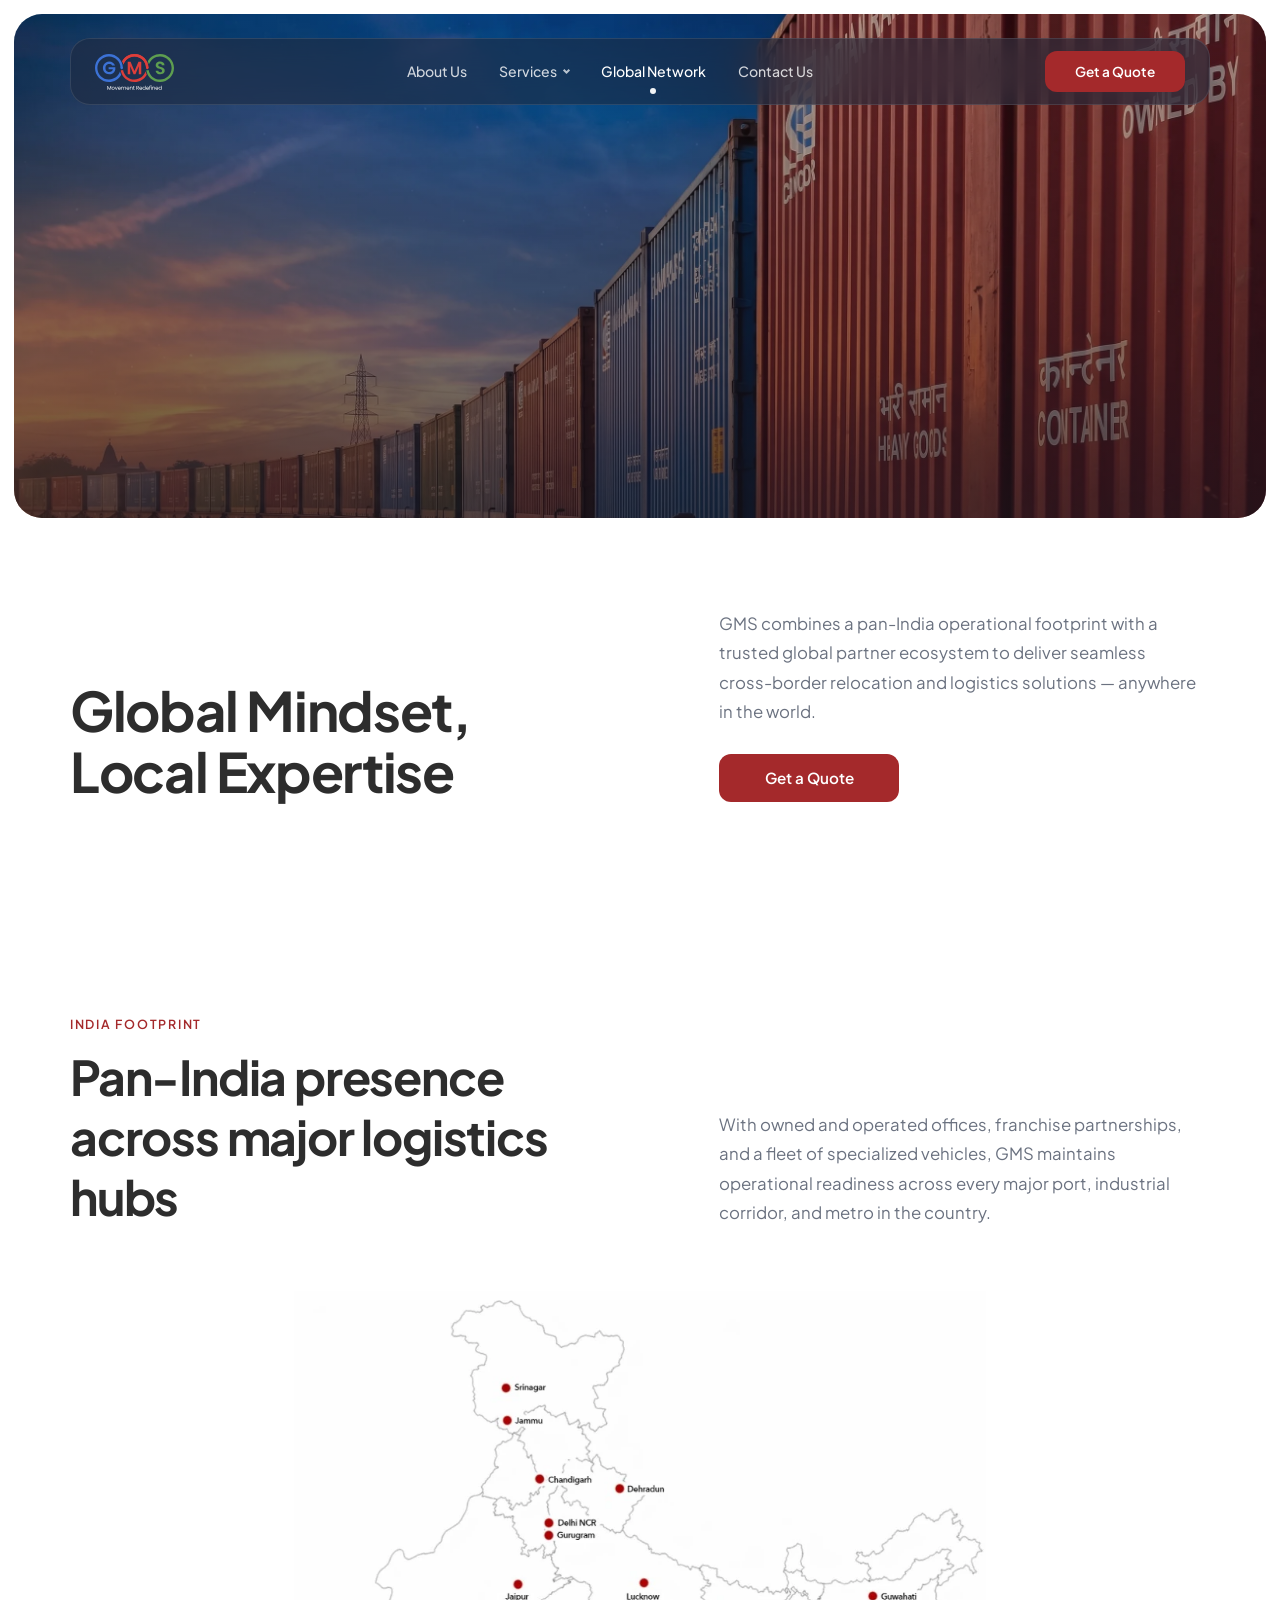
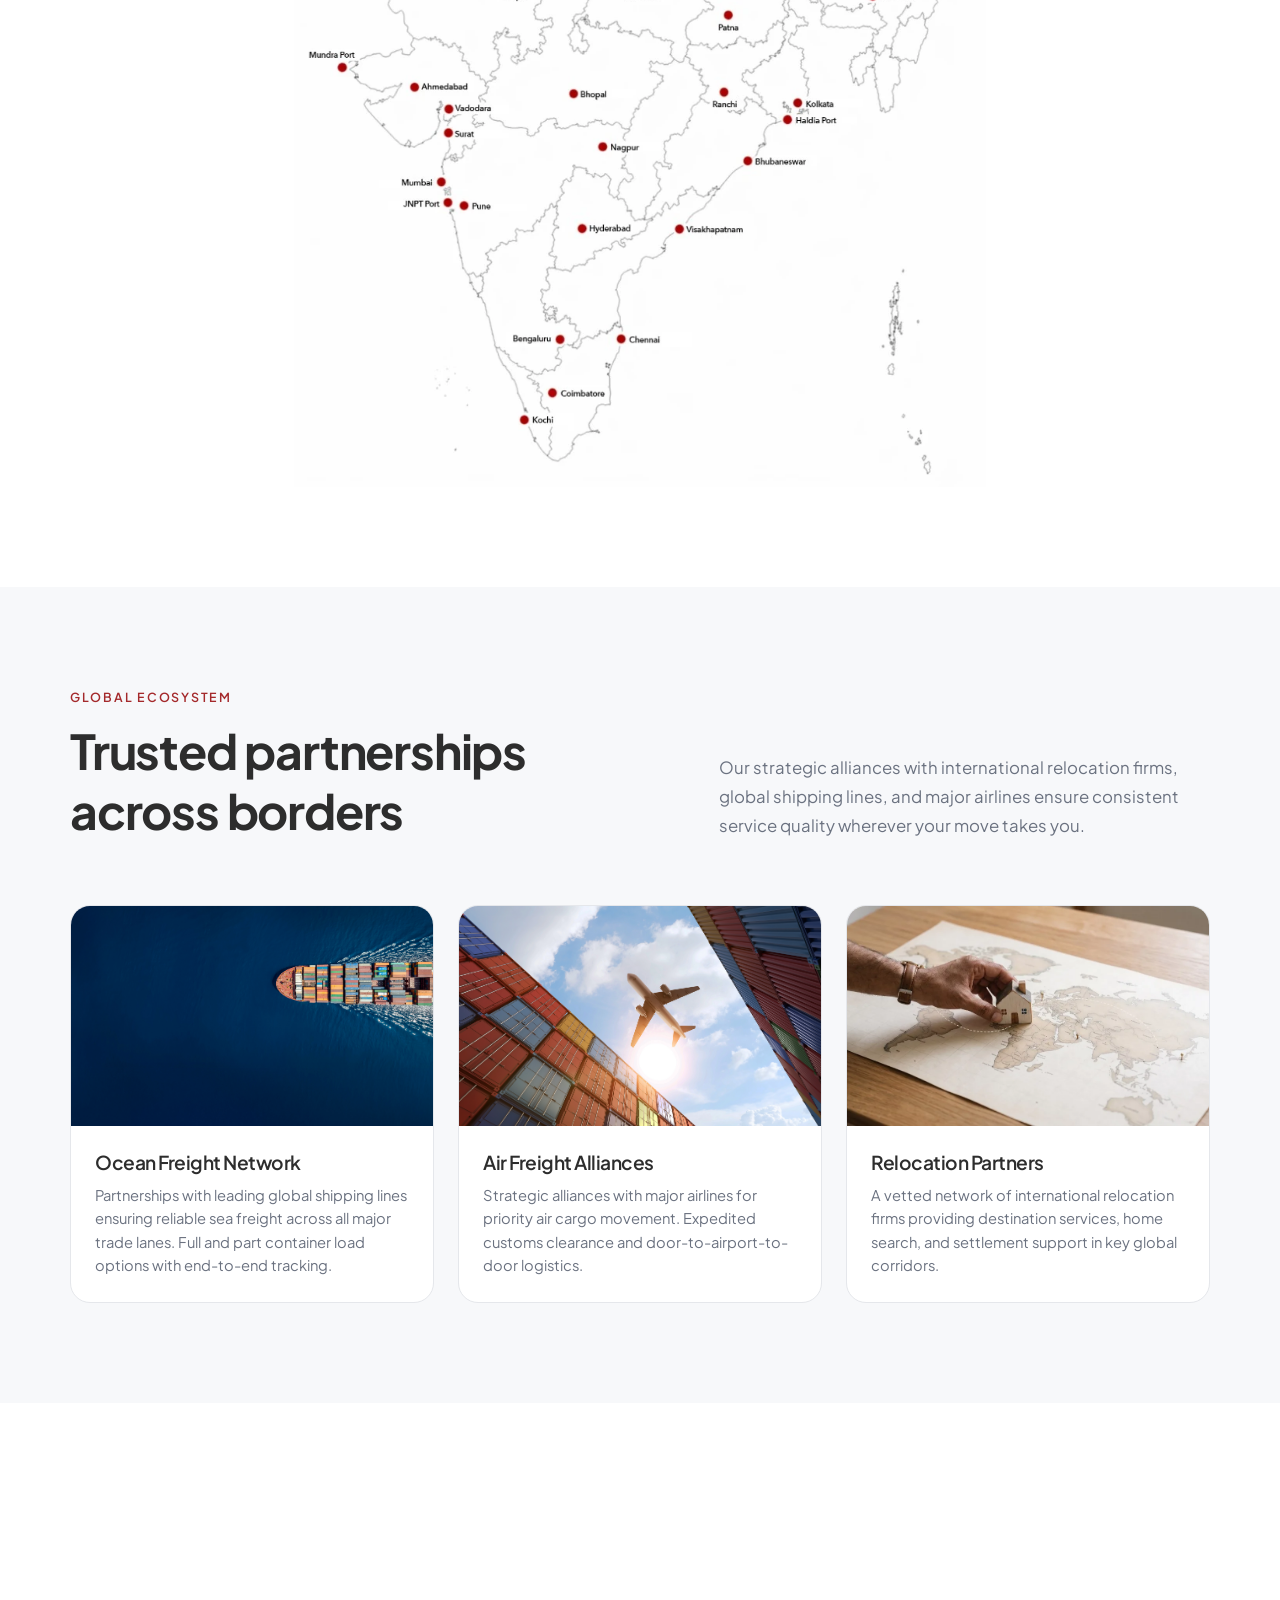
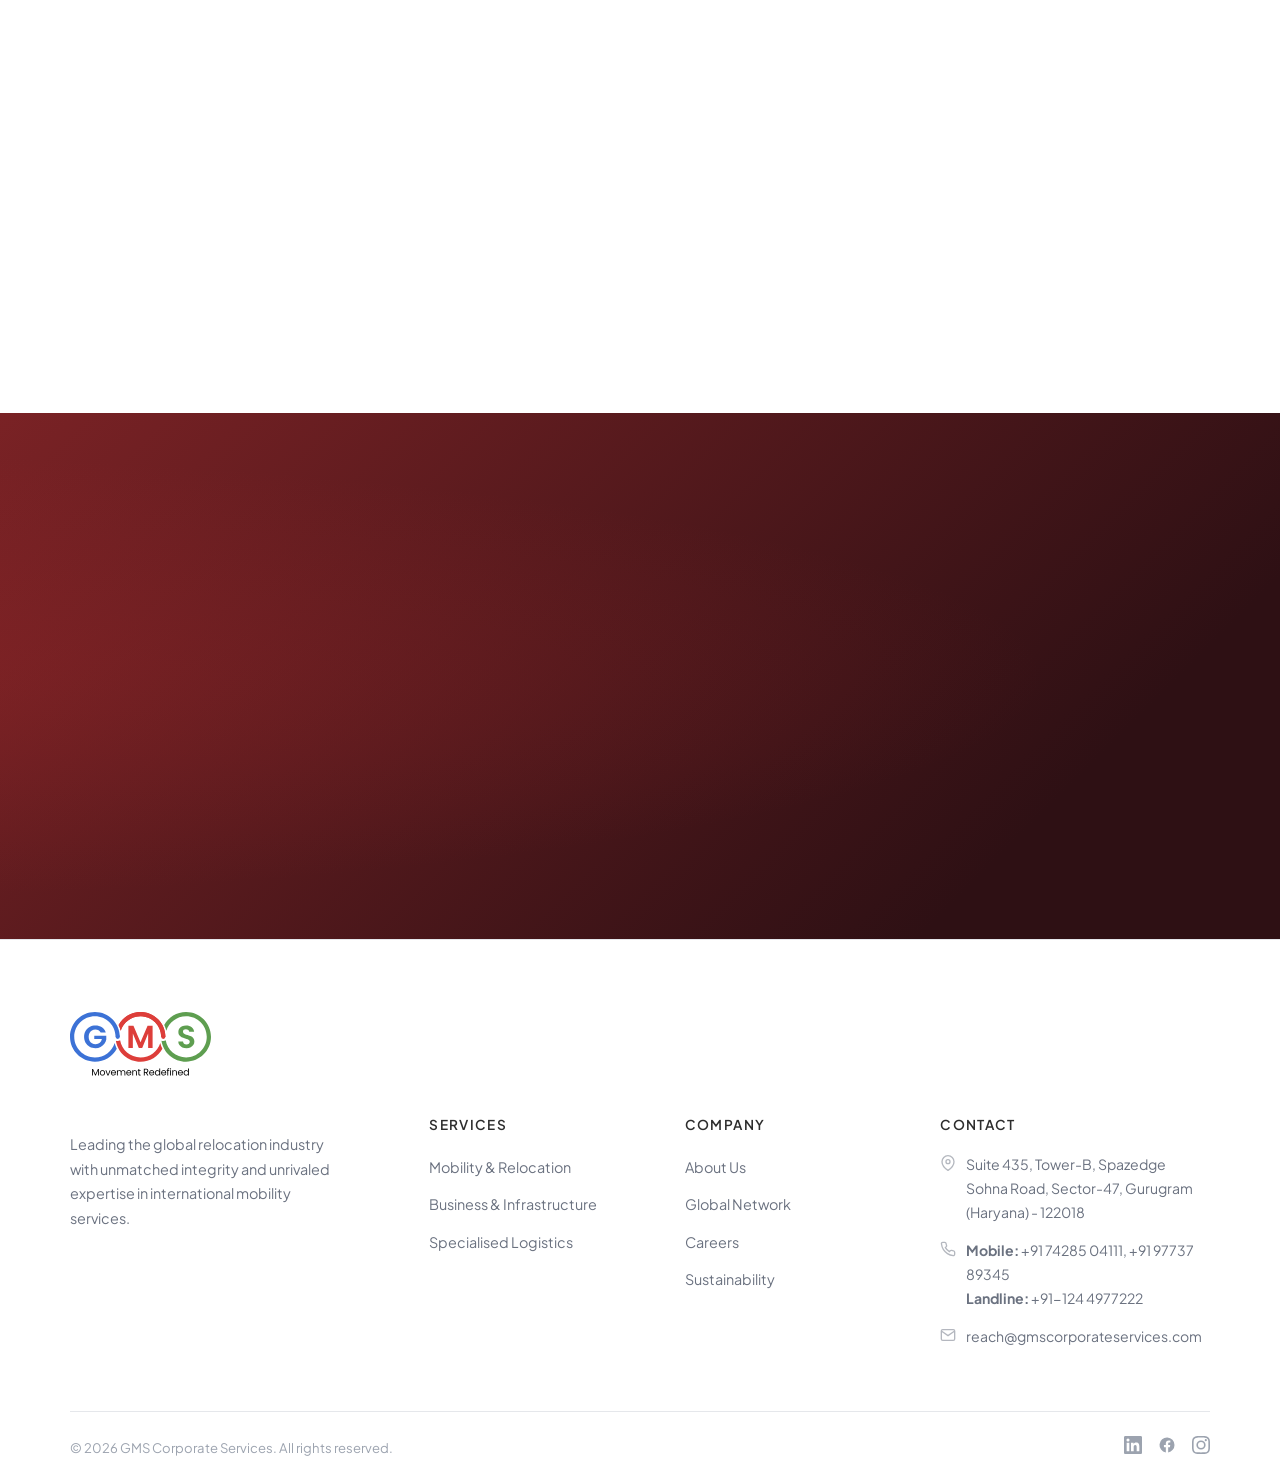
<file: Website/global-network.html>
<!DOCTYPE html>
<html lang="en">
<head>
  <meta charset="UTF-8">
  <meta name="viewport" content="width=device-width, initial-scale=1.0">
  <link rel="icon" href="favicon.ico" sizes="any">
  <link rel="icon" href="favicon.png" type="image/png">
  <link rel="apple-touch-icon" href="favicon.png">
  <title>Global Network — GMS Corporate Services</title>
  <meta name="description" content="GMS operates across 300+ locations worldwide with a trusted global partner ecosystem for cross-border relocation and freight logistics.">
  <link rel="preconnect" href="https://fonts.googleapis.com">
  <link rel="preconnect" href="https://fonts.gstatic.com" crossorigin>
  <link href="https://fonts.googleapis.com/css2?family=Plus+Jakarta+Sans:ital,wght@0,300;0,400;0,500;0,600;0,700;0,800;1,400;1,600&display=swap" rel="stylesheet">
  <link rel="stylesheet" href="css/style.css?v=25">
</head>
<body>

  <!-- Navbar -->
  <nav class="navbar" role="navigation" aria-label="Main navigation">
    <div class="navbar__inner">
      <a href="index.html" class="navbar__logo" aria-label="GMS Home">
        <img src="assets/GMS-logo-white.svg" alt="GMS" style="height: 36px;">
      </a>
      <div class="navbar__links">
        <a href="about.html">About Us</a>
        <div class="navbar__dropdown">
          <button type="button" class="navbar__dropdown-trigger" aria-haspopup="true" aria-expanded="false">Services</button>
          <div class="navbar__mega-menu">
            <div class="mega-menu__group">
              <a href="services-mobility-relocation.html" class="mega-menu__category">Mobility &amp; Relocation Solutions</a>
              <div class="mega-menu__services">
                <a href="services-mobility-relocation.html#household-relocation">Household Relocation</a>
                <a href="services-mobility-relocation.html#corporate-mobility">Corporate Mobility Solutions</a>
                <a href="services-mobility-relocation.html#destination-services">Relocation &amp; Destination Services</a>
                <a href="services-mobility-relocation.html#pet-relocation">Pet Relocation</a>
              </div>
            </div>
            <div class="mega-menu__group">
              <a href="services-business-infrastructure.html" class="mega-menu__category">Business &amp; Infrastructure Relocation</a>
              <div class="mega-menu__services">
                <a href="services-business-infrastructure.html#office-it">Office &amp; IT Relocation</a>
                <a href="services-business-infrastructure.html#data-center">Data Center Migration</a>
                <a href="services-business-infrastructure.html#warehousing">Warehousing Solutions</a>
              </div>
            </div>
            <div class="mega-menu__group">
              <a href="services-specialised-logistics.html" class="mega-menu__category">Specialised Logistics &amp; Assets Care</a>
              <div class="mega-menu__services">
                <a href="services-specialised-logistics.html#road-freight">Road Freight Solutions</a>
                <a href="services-specialised-logistics.html#automobile">Automobile Transportation</a>
                <a href="services-specialised-logistics.html#fine-art">Fine Art Logistics</a>
                <a href="services-specialised-logistics.html#transit-protection">Transit Protection</a>
              </div>
            </div>
          </div>
        </div>
        <a href="global-network.html" class="active">Global Network</a>
        <a href="contact.html">Contact Us</a>
      </div>
      <div class="navbar__cta">
        <a href="get-a-quote.html" class="btn btn--primary" data-quote-trigger>Get a Quote</a>
      </div>
      <button class="navbar__hamburger" aria-label="Toggle menu">
        <span></span><span></span><span></span>
      </button>
    </div>
  </nav>

  <div class="mobile-nav">
    <a href="about.html">About Us</a>
    <div class="mobile-nav__accordion">
      <button class="mobile-nav__accordion-trigger">Services <span class="chevron">&#9662;</span></button>
      <div class="mobile-nav__accordion-panel">
        <span class="mobile-nav__group-label">Mobility &amp; Relocation</span>
        <a href="services-mobility-relocation.html#household-relocation">Household Relocation</a>
        <a href="services-mobility-relocation.html#corporate-mobility">Corporate Mobility Solutions</a>
        <a href="services-mobility-relocation.html#destination-services">Relocation &amp; Destination Services</a>
        <a href="services-mobility-relocation.html#pet-relocation">Pet Relocation</a>
        <span class="mobile-nav__group-label">Business &amp; Infrastructure</span>
        <a href="services-business-infrastructure.html#office-it">Office &amp; IT Relocation</a>
        <a href="services-business-infrastructure.html#data-center">Data Center Migration</a>
        <a href="services-business-infrastructure.html#warehousing">Warehousing Solutions</a>
        <span class="mobile-nav__group-label">Specialised Logistics</span>
        <a href="services-specialised-logistics.html#road-freight">Road Freight Solutions</a>
        <a href="services-specialised-logistics.html#automobile">Automobile Transportation</a>
        <a href="services-specialised-logistics.html#fine-art">Fine Art Logistics</a>
        <a href="services-specialised-logistics.html#transit-protection">Transit Protection</a>
      </div>
    </div>
    <a href="global-network.html">Global Network</a>
    <a href="contact.html">Contact Us</a>
    <a href="get-a-quote.html" class="btn btn--primary" style="margin-top: 12px;" data-quote-trigger>Get a Quote</a>
  </div>

  <!-- Hero — image only -->
  <div class="hero-wrapper">
    <section class="page-hero page-hero--short page-hero--image-only">
      <div class="page-hero__bg">
        <img src="assets/hero-carousel-2.webp" alt="Global logistics network">
      </div>
    </section>
  </div>

  <!-- Intro — heading left, body right -->
  <section class="section services-intro">
    <div class="container">
      <div class="section-header-split reveal">
        <div>
          <h2>Global Mindset,<br>Local Expertise</h2>
        </div>
        <div>
          <p>GMS combines a pan-India operational footprint with a trusted global partner ecosystem to deliver seamless cross-border relocation and logistics solutions — anywhere in the world.</p>
          <a href="get-a-quote.html" class="btn btn--primary" data-quote-trigger>Get a Quote</a>
        </div>
      </div>
    </div>
  </section>

  <!-- India Network -->
  <section class="section">
    <div class="container">
      <div class="section-header-split reveal">
        <div>
          <span class="label">India Footprint</span>
          <h2>Pan-India presence across major logistics hubs</h2>
        </div>
        <div>
          <p>With owned and operated offices, franchise partnerships, and a fleet of specialized vehicles, GMS maintains operational readiness across every major port, industrial corridor, and metro in the country.</p>
        </div>
      </div>

      <div class="india-map-wrap reveal">
        <div class="india-map">
          <div class="india-map__container">
            <svg class="india-map__overlay" viewBox="0 0 2500 2843" xmlns="http://www.w3.org/2000/svg">
              <!-- Image inside SVG for perfect coordinate alignment -->
              <image href="assets/india-network-map-v2.webp" width="2500" height="2843" />
            </svg>
          </div>
        </div>
      </div>
    </div>
  </section>

  <!-- Global Partners -->
  <section class="section section--grey">
    <div class="container">
      <div class="section-header-split reveal">
        <div>
          <span class="label">Global Ecosystem</span>
          <h2>Trusted partnerships across borders</h2>
        </div>
        <div>
          <p>Our strategic alliances with international relocation firms, global shipping lines, and major airlines ensure consistent service quality wherever your move takes you.</p>
        </div>
      </div>

      <div class="network-partners-grid">
        <article class="network-partner network-partner--ocean reveal reveal-delay-1">
          <div class="network-partner__image">
            <img src="assets/hero-carousel-1.webp" alt="Cargo ship at sea for ocean freight">
          </div>
          <div class="network-partner__body">
            <h3>Ocean Freight Network</h3>
            <p>Partnerships with leading global shipping lines ensuring reliable sea freight across all major trade lanes. Full and part container load options with end-to-end tracking.</p>
          </div>
        </article>
        <article class="network-partner network-partner--air reveal reveal-delay-2">
          <div class="network-partner__image">
            <img src="assets/hero-carousel-3.webp" alt="Cargo aircraft with containers for air freight">
          </div>
          <div class="network-partner__body">
            <h3>Air Freight Alliances</h3>
            <p>Strategic alliances with major airlines for priority air cargo movement. Expedited customs clearance and door-to-airport-to-door logistics.</p>
          </div>
        </article>
        <article class="network-partner network-partner--relocation reveal reveal-delay-3">
          <div class="network-partner__image">
            <img src="assets/photos/relocation-partners.webp" alt="Hand placing a model house on a world map — global relocation partners">
          </div>
          <div class="network-partner__body">
            <h3>Relocation Partners</h3>
            <p>A vetted network of international relocation firms providing destination services, home search, and settlement support in key global corridors.</p>
          </div>
        </article>
      </div>
    </div>
  </section>

  <!-- Capabilities -->
  <section class="section">
    <div class="container">
      <div class="network-capabilities reveal">
        <div class="network-capabilities__text">
          <span class="label">Our Capabilities</span>
          <h2>Technology-enabled operations at scale</h2>
          <p>GMS deploys advanced logistics technology across its network to ensure real-time visibility, accountability, and performance consistency at every stage of the supply chain.</p>
          <ul class="services-checklist">
            <li>Vehicle Tracking Systems (VTS) across the entire fleet</li>
            <!-- TODO: GMS team to provide replacement capability bullets -->
            <li>24/7 centralized command centre for coordination</li>
            <li>TAT-driven execution frameworks with milestone alerts</li>
            <li>Specialized vehicles for fragile, oversized, and high-value cargo</li>
          </ul>
        </div>
        <div class="network-capabilities__image network-capabilities__image--tech">
          <img src="assets/photos/tech-operations.webp" alt="Port terminal with cargo ship, containers and crane at dusk">
        </div>
      </div>
    </div>
  </section>

  <!-- CTA Banner -->
  <section class="cta-banner">
    <div class="container">
      <div class="cta-banner__split reveal">
        <div class="cta-banner__text">
          <span class="label" style="color: rgba(255,255,255,0.5);">Get a Quote</span>
          <h2>Expand your operations with a trusted logistics partner</h2>
          <p>Whether you're relocating teams or moving freight, GMS delivers with precision across every corridor.</p>
          <a href="get-a-quote.html" class="btn btn--white" data-quote-trigger>Get a Quote</a>
        </div>
        <div class="cta-banner__collage">
          <div class="collage">
            <div class="collage__tall collage__tall--clients">
              <img src="assets/img-12.webp" alt="Household relocation in action">
            </div>
            <div class="collage__stack">
              <div class="collage__img">
                <img class="collage__pet" src="assets/photos/pet-relocation-collage.webp?v=2" alt="Pet relocation services">
              </div>
              <div class="collage__img">
                <img src="assets/photos/containers-collage.webp" alt="Fine art logistics">
              </div>
            </div>
          </div>
        </div>
      </div>
    </div>
  </section>

  <!-- Footer -->
  <footer class="footer">
    <div class="container">
      <a href="index.html" class="footer__logo-big" aria-label="GMS Home">
        <img src="assets/GMS-logo.svg" alt="GMS">
      </a>
      <div class="footer__grid">
        <div class="footer__brand">
          <p>Leading the global relocation industry with unmatched integrity and unrivaled expertise in international mobility services.</p>
        </div>
        <div>
          <h4>Services</h4>
          <ul>
            <li><a href="services-mobility-relocation.html">Mobility &amp; Relocation</a></li>
            <li><a href="services-business-infrastructure.html">Business &amp; Infrastructure</a></li>
            <li><a href="services-specialised-logistics.html">Specialised Logistics</a></li>
          </ul>
        </div>
        <div>
          <h4>Company</h4>
          <ul>
            <li><a href="about.html">About Us</a></li>
            <li><a href="global-network.html">Global Network</a></li>
            <li><a href="contact.html">Careers</a></li>
            <li><a href="about.html">Sustainability</a></li>
          </ul>
        </div>
        <div>
          <h4>Contact</h4>
          <div class="footer__contact-item">
            <svg width="16" height="16" viewBox="0 0 24 24" fill="none" stroke="currentColor" stroke-width="2"><path d="M21 10c0 7-9 13-9 13s-9-6-9-13a9 9 0 0118 0z"/><circle cx="12" cy="10" r="3"/></svg>
            <span data-allow-copy>Suite 435, Tower-B, Spazedge<br>Sohna Road, Sector-47, Gurugram (Haryana) - 122018</span>
          </div>
          <div class="footer__contact-item">
            <svg width="16" height="16" viewBox="0 0 24 24" fill="none" stroke="currentColor" stroke-width="2"><path d="M22 16.92v3a2 2 0 01-2.18 2 19.79 19.79 0 01-8.63-3.07 19.5 19.5 0 01-6-6 19.79 19.79 0 01-3.07-8.67A2 2 0 014.11 2h3a2 2 0 012 1.72c.127.96.361 1.903.7 2.81a2 2 0 01-.45 2.11L8.09 9.91a16 16 0 006 6l1.27-1.27a2 2 0 012.11-.45c.907.339 1.85.573 2.81.7A2 2 0 0122 16.92z"/></svg>
            <span data-allow-copy><strong>Mobile:</strong> +91 74285 04111, +91 97737 89345<br><strong>Landline:</strong> +91-124 4977222</span>
          </div>
          <div class="footer__contact-item">
            <svg width="16" height="16" viewBox="0 0 24 24" fill="none" stroke="currentColor" stroke-width="2"><path d="M4 4h16c1.1 0 2 .9 2 2v12c0 1.1-.9 2-2 2H4c-1.1 0-2-.9-2-2V6c0-1.1.9-2 2-2z"/><polyline points="22,6 12,13 2,6"/></svg>
            <span data-allow-copy>reach@gmscorporateservices.com</span>
          </div>
        </div>
      </div>
      <div class="footer__bottom">
        <span>&copy; 2026 GMS Corporate Services. All rights reserved.</span>
        <div class="footer__socials">
          <a href="https://www.linkedin.com/company/gms-movement-redefined/" aria-label="LinkedIn" target="_blank" rel="noopener noreferrer">
            <svg width="18" height="18" viewBox="0 0 24 24" fill="currentColor"><path d="M20.447 20.452h-3.554v-5.569c0-1.328-.027-3.037-1.852-3.037-1.853 0-2.136 1.445-2.136 2.939v5.667H9.351V9h3.414v1.561h.046c.477-.9 1.637-1.85 3.37-1.85 3.601 0 4.267 2.37 4.267 5.455v6.286zM5.337 7.433a2.062 2.062 0 01-2.063-2.065 2.064 2.064 0 112.063 2.065zm1.782 13.019H3.555V9h3.564v11.452zM22.225 0H1.771C.792 0 0 .774 0 1.729v20.542C0 23.227.792 24 1.771 24h20.451C23.2 24 24 23.227 24 22.271V1.729C24 .774 23.2 0 22.222 0h.003z"/></svg>
          </a>
          <a href="https://www.facebook.com/share/1bi7m2tDwA/?mibextid=wwXIfr" aria-label="Facebook" target="_blank" rel="noopener noreferrer">
            <svg width="18" height="18" viewBox="0 0 24 24" fill="currentColor"><path d="M22 12a10 10 0 10-11.563 9.874v-6.987H7.898V12h2.539V9.797c0-2.506 1.492-3.89 3.777-3.89 1.094 0 2.238.195 2.238.195v2.46h-1.26c-1.242 0-1.63.771-1.63 1.562V12h2.773l-.443 2.887h-2.33v6.987A10.002 10.002 0 0022 12z"/></svg>
          </a>
          <a href="https://www.instagram.com/gms_movementredefined?igsh=ZHFreXRpeGFmam15&utm_source=qr" aria-label="Instagram" target="_blank" rel="noopener noreferrer">
            <svg width="18" height="18" viewBox="0 0 24 24" fill="currentColor"><path d="M12 2.163c3.204 0 3.584.012 4.85.07 3.252.148 4.771 1.691 4.919 4.919.058 1.265.069 1.645.069 4.849 0 3.205-.012 3.584-.069 4.849-.149 3.225-1.664 4.771-4.919 4.919-1.266.058-1.644.07-4.85.07-3.204 0-3.584-.012-4.849-.07-3.26-.149-4.771-1.699-4.919-4.92-.058-1.265-.07-1.644-.07-4.849 0-3.204.013-3.583.07-4.849.149-3.227 1.664-4.771 4.919-4.919 1.266-.057 1.645-.069 4.849-.069zM12 0C8.741 0 8.333.014 7.053.072 2.695.272.273 2.69.073 7.052.014 8.333 0 8.741 0 12c0 3.259.014 3.668.072 4.948.2 4.358 2.618 6.78 6.98 6.98C8.333 23.986 8.741 24 12 24c3.259 0 3.668-.014 4.948-.072 4.354-.2 6.782-2.618 6.979-6.98.059-1.28.073-1.689.073-4.948 0-3.259-.014-3.667-.072-4.947-.196-4.354-2.617-6.78-6.979-6.98C15.668.014 15.259 0 12 0zm0 5.838a6.162 6.162 0 100 12.324 6.162 6.162 0 000-12.324zM12 16a4 4 0 110-8 4 4 0 010 8zm6.406-11.845a1.44 1.44 0 100 2.881 1.44 1.44 0 000-2.881z"/></svg>
          </a>
        </div>
      </div>
    </div>
  </footer>

  <script src="js/main.js?v=19"></script>
</body>
</html>
</file>
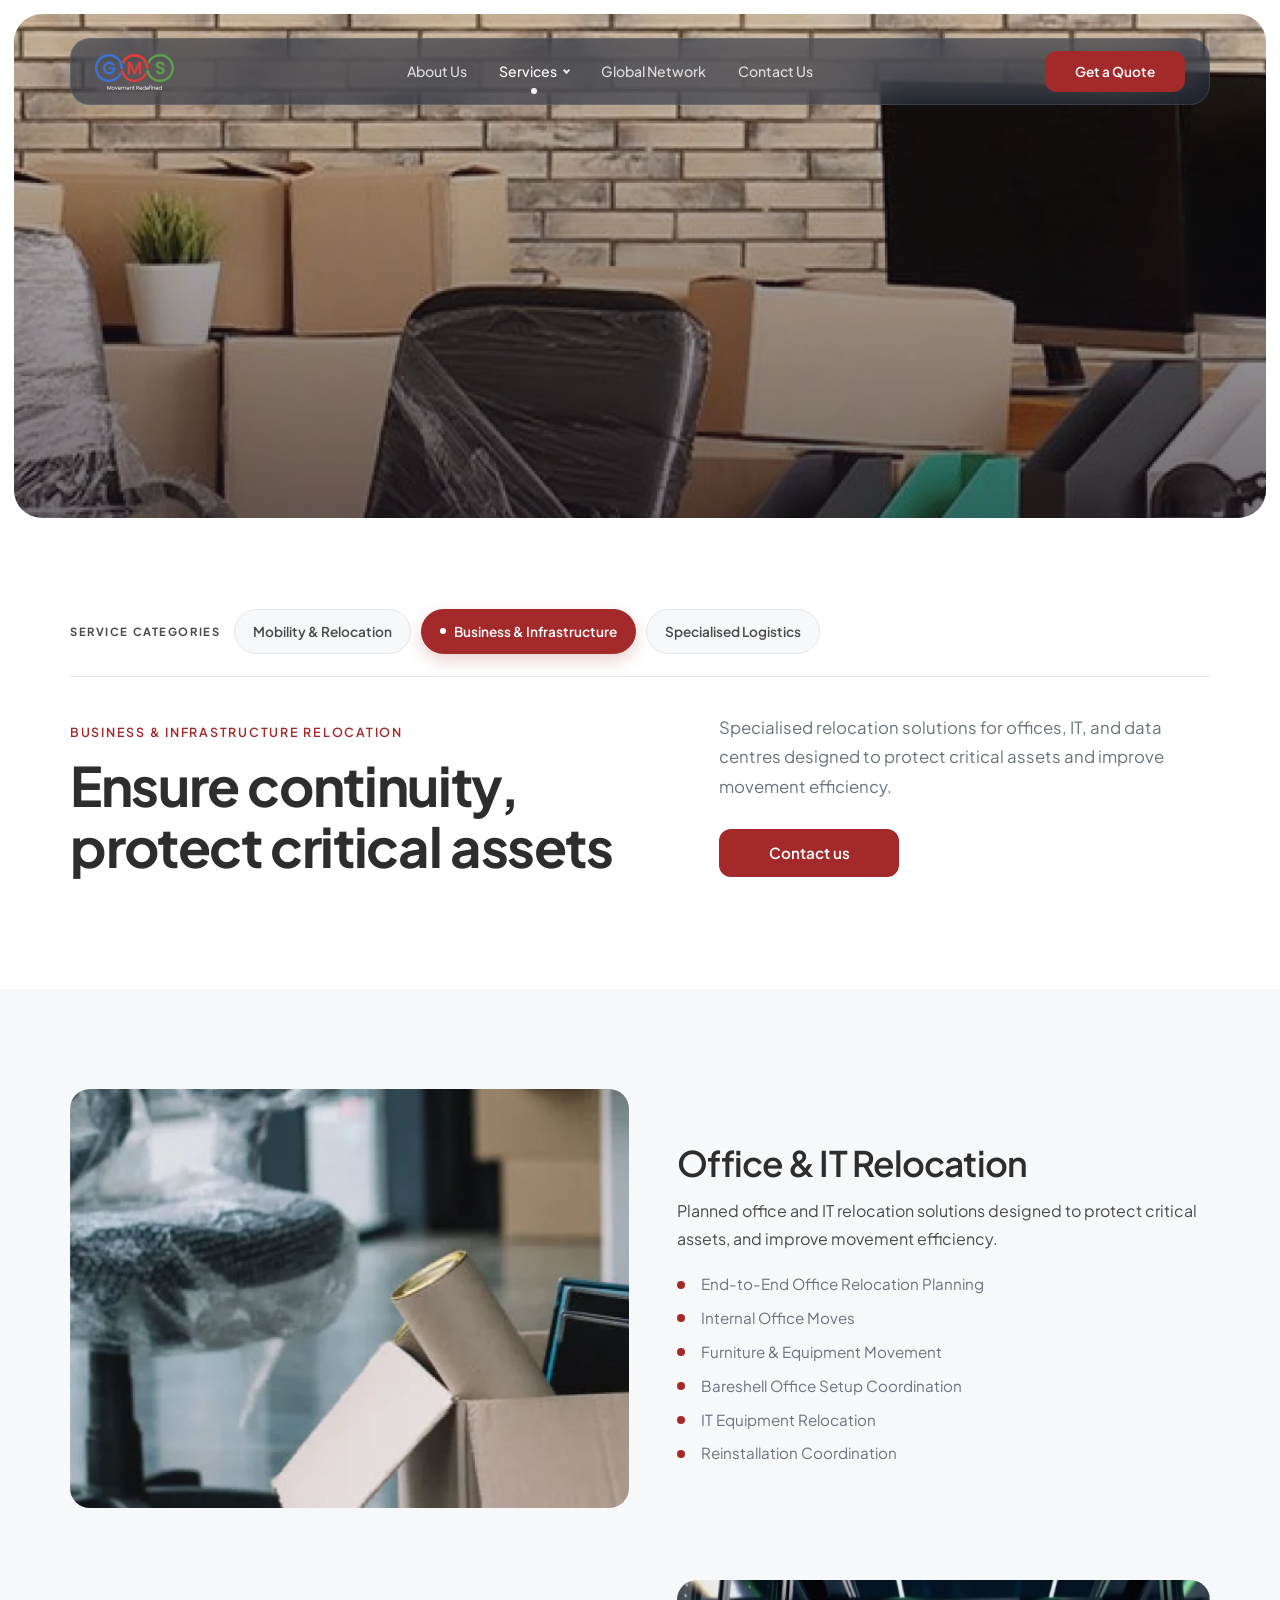
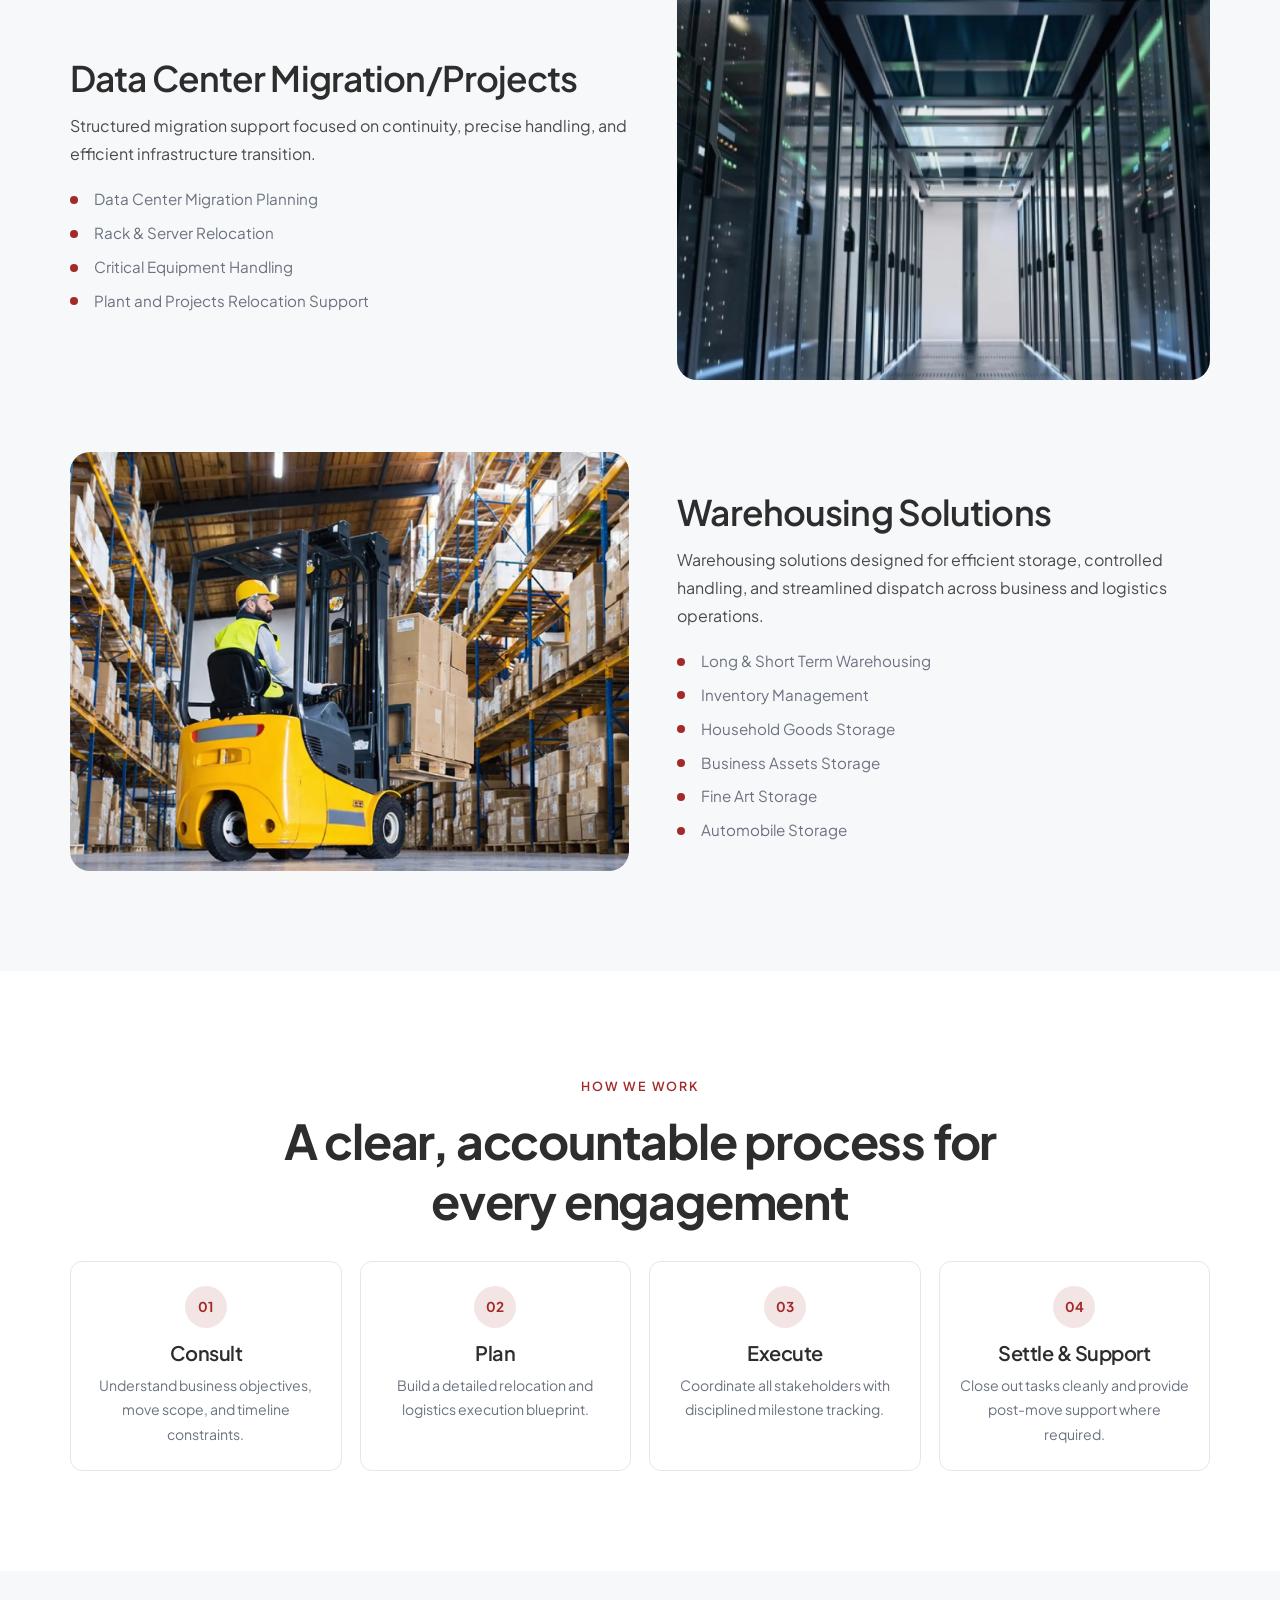
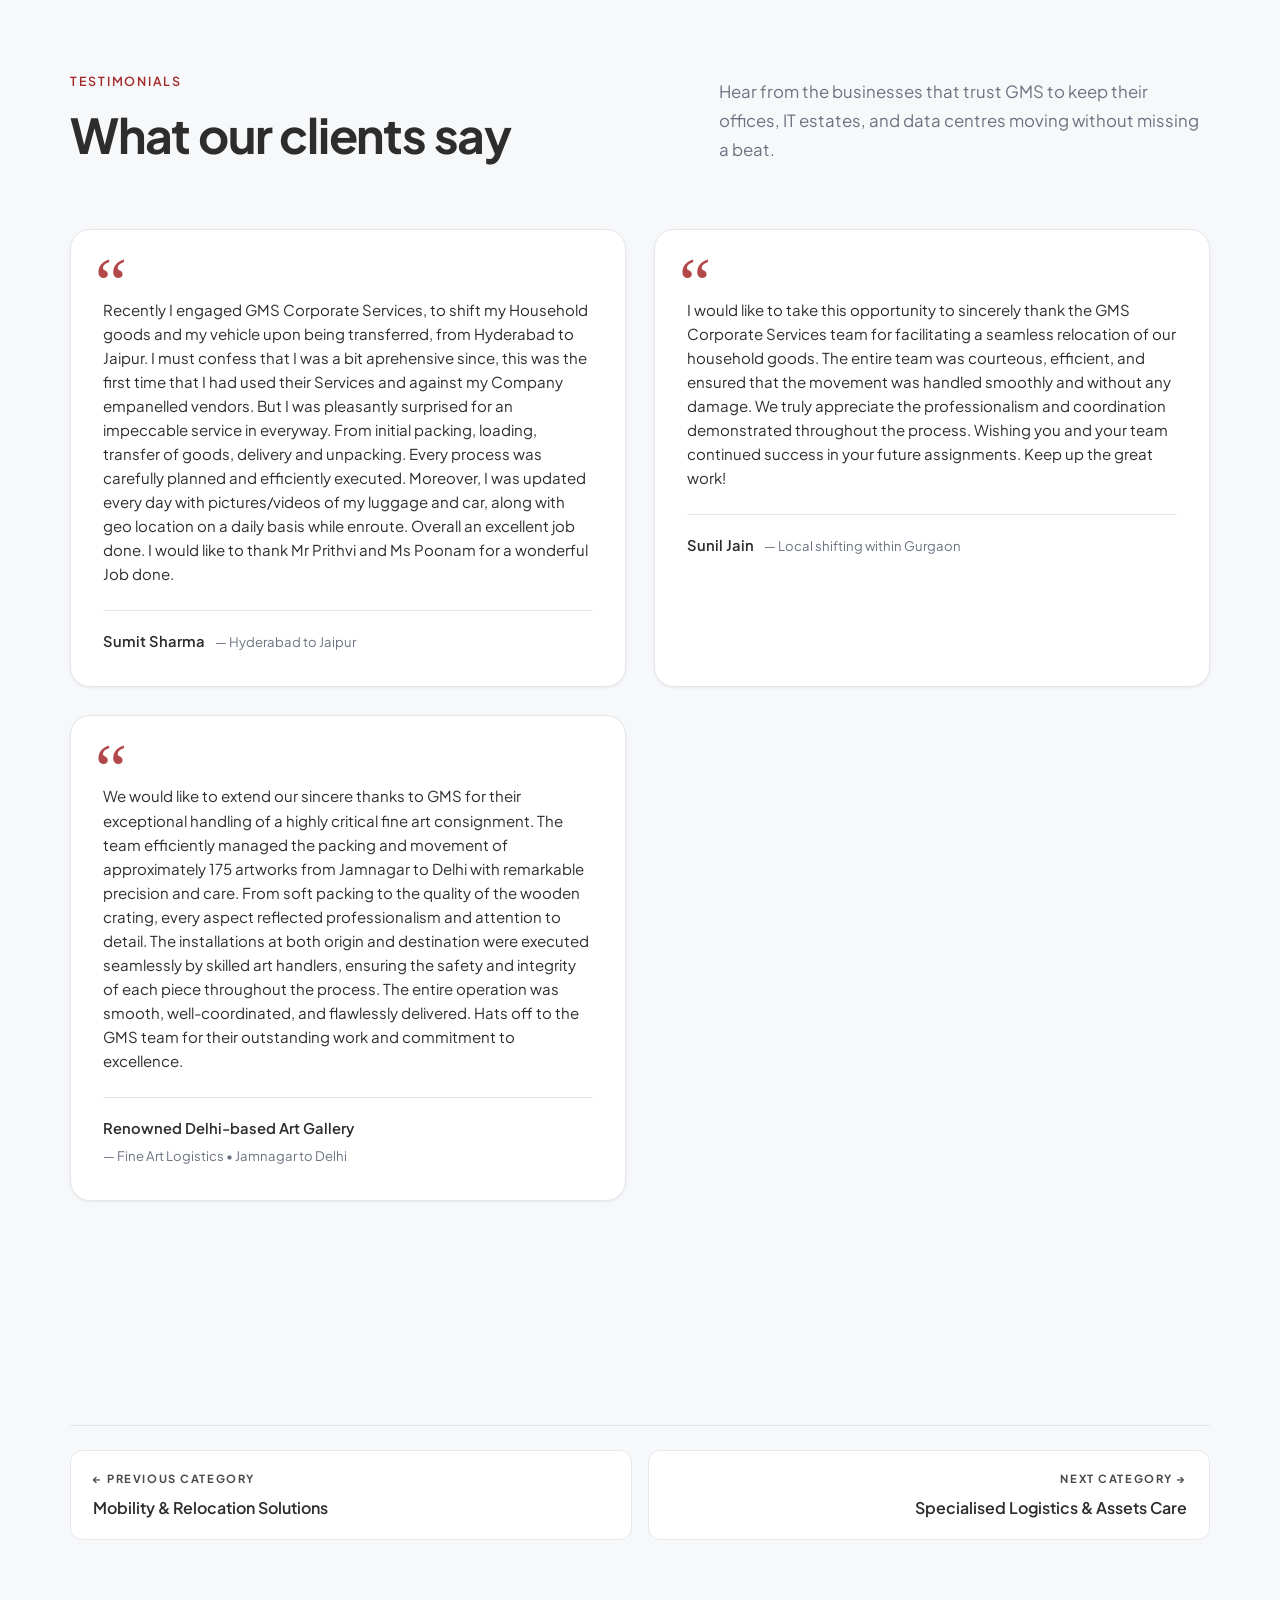
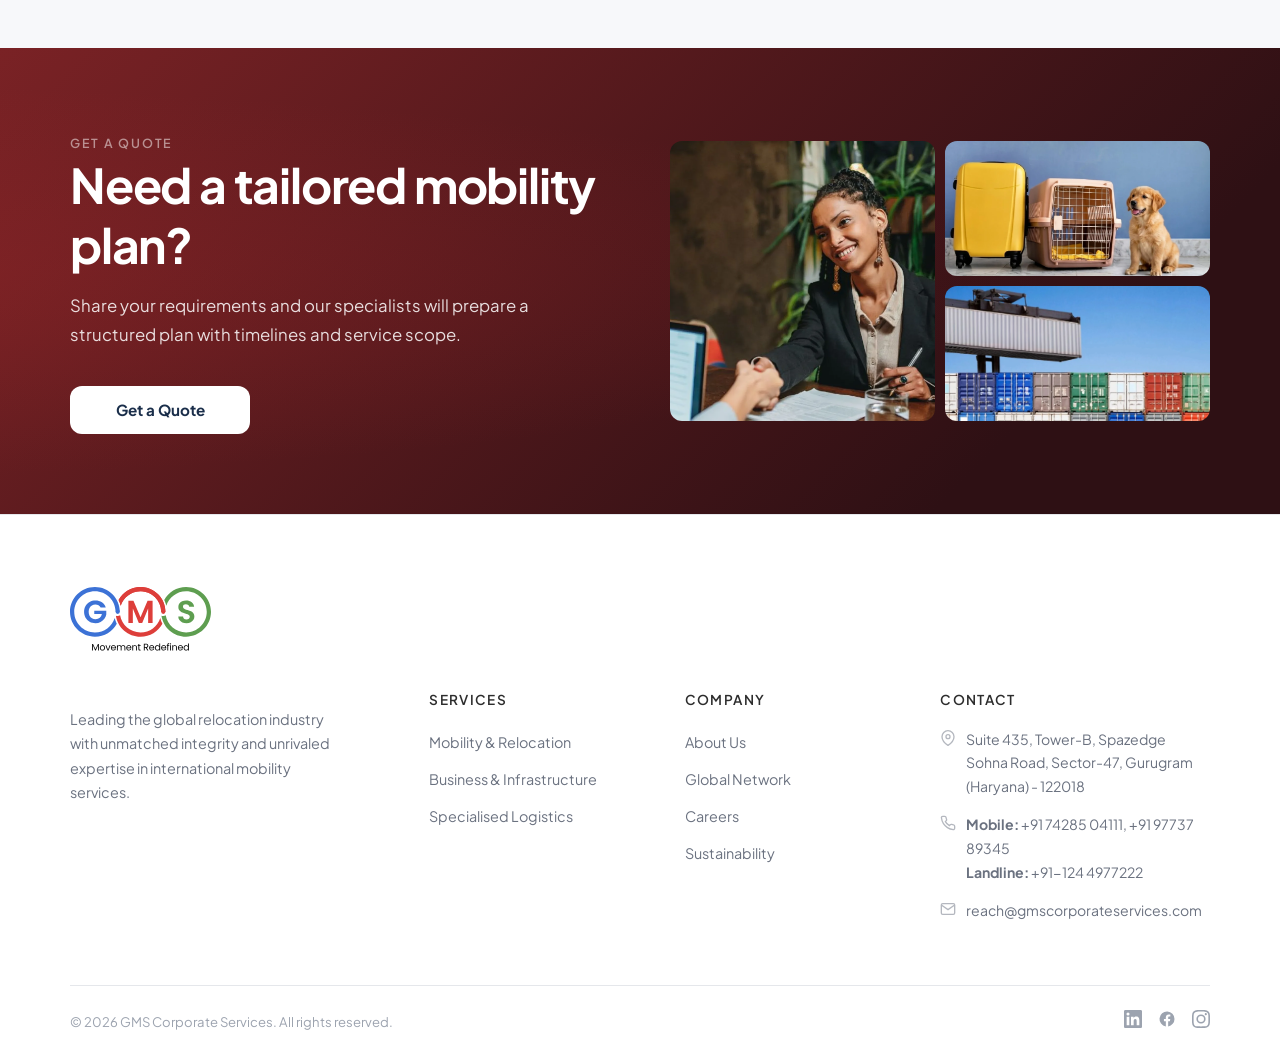
<file: Website/services-business-infrastructure.html>
<!DOCTYPE html>
<html lang="en">
<head>
  <meta charset="UTF-8">
  <meta name="viewport" content="width=device-width, initial-scale=1.0">
  <link rel="icon" href="favicon.ico" sizes="any">
  <link rel="icon" href="favicon.png" type="image/png">
  <link rel="apple-touch-icon" href="favicon.png">
  <title>Business &amp; Infrastructure Relocation — GMS Corporate Services</title>
  <meta name="description" content="Office & IT relocation, data center migration, and warehousing solutions designed to protect critical assets and ensure continuity.">
  <link rel="preconnect" href="https://fonts.googleapis.com">
  <link rel="preconnect" href="https://fonts.gstatic.com" crossorigin>
  <link href="https://fonts.googleapis.com/css2?family=Plus+Jakarta+Sans:ital,wght@0,300;0,400;0,500;0,600;0,700;0,800;1,400;1,600&display=swap" rel="stylesheet">
  <link rel="stylesheet" href="css/style.css?v=25">
</head>
<body>

  <!-- Navbar -->
  <nav class="navbar" role="navigation" aria-label="Main navigation">
    <div class="navbar__inner">
      <a href="index.html" class="navbar__logo" aria-label="GMS Home">
        <img src="assets/GMS-logo-white.svg" alt="GMS" style="height: 36px;">
      </a>
      <div class="navbar__links">
        <a href="about.html">About Us</a>
        <div class="navbar__dropdown">
          <button type="button" class="navbar__dropdown-trigger active" aria-haspopup="true" aria-expanded="false">Services</button>
          <div class="navbar__mega-menu">
            <div class="mega-menu__group">
              <a href="services-mobility-relocation.html" class="mega-menu__category">Mobility &amp; Relocation Solutions</a>
              <div class="mega-menu__services">
                <a href="services-mobility-relocation.html#household-relocation">Household Relocation</a>
                <a href="services-mobility-relocation.html#corporate-mobility">Corporate Mobility Solutions</a>
                <a href="services-mobility-relocation.html#destination-services">Relocation &amp; Destination Services</a>
                <a href="services-mobility-relocation.html#pet-relocation">Pet Relocation</a>
              </div>
            </div>
            <div class="mega-menu__group is-current">
              <a href="services-business-infrastructure.html" class="mega-menu__category is-current" aria-current="page">Business &amp; Infrastructure Relocation</a>
              <div class="mega-menu__services">
                <a href="services-business-infrastructure.html#office-it">Office &amp; IT Relocation</a>
                <a href="services-business-infrastructure.html#data-center">Data Center Migration</a>
                <a href="services-business-infrastructure.html#warehousing">Warehousing Solutions</a>
              </div>
            </div>
            <div class="mega-menu__group">
              <a href="services-specialised-logistics.html" class="mega-menu__category">Specialised Logistics &amp; Assets Care</a>
              <div class="mega-menu__services">
                <a href="services-specialised-logistics.html#road-freight">Road Freight Solutions</a>
                <a href="services-specialised-logistics.html#automobile">Automobile Transportation</a>
                <a href="services-specialised-logistics.html#fine-art">Fine Art Logistics</a>
                <a href="services-specialised-logistics.html#transit-protection">Transit Protection</a>
              </div>
            </div>
          </div>
        </div>
        <a href="global-network.html">Global Network</a>
        <a href="contact.html">Contact Us</a>
      </div>
      <div class="navbar__cta">
        <a href="get-a-quote.html" class="btn btn--primary" data-quote-trigger>Get a Quote</a>
      </div>
      <button class="navbar__hamburger" aria-label="Toggle menu">
        <span></span><span></span><span></span>
      </button>
    </div>
  </nav>

  <div class="mobile-nav">
    <a href="about.html">About Us</a>
    <div class="mobile-nav__accordion">
      <button class="mobile-nav__accordion-trigger">Services <span class="chevron">&#9662;</span></button>
      <div class="mobile-nav__accordion-panel">
        <span class="mobile-nav__group-label">Mobility &amp; Relocation</span>
        <a href="services-mobility-relocation.html#household-relocation">Household Relocation</a>
        <a href="services-mobility-relocation.html#corporate-mobility">Corporate Mobility Solutions</a>
        <a href="services-mobility-relocation.html#destination-services">Relocation &amp; Destination Services</a>
        <a href="services-mobility-relocation.html#pet-relocation">Pet Relocation</a>
        <span class="mobile-nav__group-label is-current">Business &amp; Infrastructure</span>
        <a href="services-business-infrastructure.html#office-it">Office &amp; IT Relocation</a>
        <a href="services-business-infrastructure.html#data-center">Data Center Migration</a>
        <a href="services-business-infrastructure.html#warehousing">Warehousing Solutions</a>
        <span class="mobile-nav__group-label">Specialised Logistics</span>
        <a href="services-specialised-logistics.html#road-freight">Road Freight Solutions</a>
        <a href="services-specialised-logistics.html#automobile">Automobile Transportation</a>
        <a href="services-specialised-logistics.html#fine-art">Fine Art Logistics</a>
        <a href="services-specialised-logistics.html#transit-protection">Transit Protection</a>
      </div>
    </div>
    <a href="global-network.html">Global Network</a>
    <a href="contact.html">Contact Us</a>
    <a href="get-a-quote.html" class="btn btn--primary" style="margin-top: 12px;" data-quote-trigger>Get a Quote</a>
  </div>

  <!-- Hero — image only -->
  <div class="hero-wrapper">
    <section class="page-hero page-hero--short page-hero--image-only page-hero--services">
      <div class="page-hero__bg">
        <img src="assets/img-10.webp" alt="Business and infrastructure relocation">
      </div>
    </section>
  </div>

  <!-- Hero intro -->
  <section class="section services-intro">
    <div class="container">
      <nav class="service-tabs reveal" aria-label="Service categories">
        <span class="service-tabs__label">Service categories</span>
        <a href="services-mobility-relocation.html" class="service-tabs__pill">Mobility &amp; Relocation</a>
        <a href="services-business-infrastructure.html" class="service-tabs__pill is-current" aria-current="page">Business &amp; Infrastructure</a>
        <a href="services-specialised-logistics.html" class="service-tabs__pill">Specialised Logistics</a>
      </nav>
      <div class="section-header-split reveal">
        <div>
          <span class="label">Business &amp; Infrastructure Relocation</span>
          <h2>Ensure continuity,<br>protect critical assets</h2>
        </div>
        <div>
          <p>Specialised relocation solutions for offices, IT, and data centres designed to protect critical assets and improve movement efficiency.</p>
          <a href="contact.html" class="btn btn--primary">Contact us</a>
        </div>
      </div>
    </div>
  </section>

  <!-- Service details -->
  <section class="section section--grey" id="business-infrastructure">
    <div class="container">
      <div class="services-detail-list">

        <article class="services-detail reveal" id="office-it">
          <div class="services-detail__image">
            <img src="assets/photos/office-it-relocation-final.webp" alt="Office and IT relocation">
          </div>
          <div class="services-detail__content">
            <h3>Office &amp; IT Relocation</h3>
            <p>Planned office and IT relocation solutions designed to protect critical assets, and improve movement efficiency.</p>
            <ul class="services-checklist">
              <li>End-to-End Office Relocation Planning</li>
              <li>Internal Office Moves</li>
              <li>Furniture &amp; Equipment Movement</li>
              <li>Bareshell Office Setup Coordination</li>
              <li>IT Equipment Relocation</li>
              <li>Reinstallation Coordination</li>
            </ul>
          </div>
        </article>

        <article class="services-detail services-detail--reverse reveal" id="data-center">
          <div class="services-detail__image services-detail__image--data-center">
            <img src="assets/photos/data-center-final.webp" alt="Data center migration">
          </div>
          <div class="services-detail__content">
            <h3>Data Center Migration/Projects</h3>
            <p>Structured migration support focused on continuity, precise handling, and efficient infrastructure transition.</p>
            <ul class="services-checklist">
              <li>Data Center Migration Planning</li>
              <li>Rack &amp; Server Relocation</li>
              <li>Critical Equipment Handling</li>
              <li>Plant and Projects Relocation Support</li>
            </ul>
          </div>
        </article>

        <article class="services-detail reveal" id="warehousing">
          <div class="services-detail__image services-detail__image--warehouse">
            <img src="assets/photos/warehousing-solution-final.webp" alt="Warehousing solutions">
          </div>
          <div class="services-detail__content">
            <h3>Warehousing Solutions</h3>
            <p>Warehousing solutions designed for efficient storage, controlled handling, and streamlined dispatch across business and logistics operations.</p>
            <ul class="services-checklist">
              <li>Long &amp; Short Term Warehousing</li>
              <li>Inventory Management</li>
              <li>Household Goods Storage</li>
              <li>Business Assets Storage</li>
              <li>Fine Art Storage</li>
              <li>Automobile Storage</li>
            </ul>
          </div>
        </article>

      </div>
    </div>
  </section>

  <!-- How We Work -->
  <section class="section">
    <div class="container">
      <div class="services-process reveal">
        <span class="label">How We Work</span>
        <h2>A clear, accountable process for every engagement</h2>
        <div class="services-process__grid">
          <div class="services-process__item">
            <span class="step">01</span>
            <h4>Consult</h4>
            <p>Understand business objectives, move scope, and timeline constraints.</p>
          </div>
          <div class="services-process__item">
            <span class="step">02</span>
            <h4>Plan</h4>
            <p>Build a detailed relocation and logistics execution blueprint.</p>
          </div>
          <div class="services-process__item">
            <span class="step">03</span>
            <h4>Execute</h4>
            <p>Coordinate all stakeholders with disciplined milestone tracking.</p>
          </div>
          <div class="services-process__item">
            <span class="step">04</span>
            <h4>Settle &amp; Support</h4>
            <p>Close out tasks cleanly and provide post-move support where required.</p>
          </div>
        </div>
      </div>
    </div>
  </section>

  <!-- Testimonials -->
  <section class="section section--grey">
    <div class="container">
      <div class="section-header-split reveal">
        <div>
          <span class="label">Testimonials</span>
          <h2>What our clients say</h2>
        </div>
        <div>
          <p>Hear from the businesses that trust GMS to keep their offices, IT estates, and data centres moving without missing a beat.</p>
        </div>
      </div>
      <div class="testimonials-grid">
        <article class="testimonial-card reveal reveal-delay-1">
          <div class="testimonial-card__quote-mark">&ldquo;</div>
          <p class="testimonial-card__quote">Recently I engaged GMS Corporate Services, to shift my Household goods and my vehicle upon being transferred, from Hyderabad to Jaipur. I must confess that I was a bit aprehensive since, this was the first time that I had used their Services and against my Company empanelled vendors. But I was pleasantly surprised for an impeccable service in everyway. From initial packing, loading, transfer of goods, delivery and unpacking. Every process was carefully planned and efficiently executed. Moreover, I was updated every day with pictures/videos of my luggage and car, along with geo location on a daily basis while enroute. Overall an excellent job done. I would like to thank Mr Prithvi and Ms Poonam for a wonderful Job done.</p>
          <div class="testimonial-card__author">
            <strong>Sumit Sharma</strong>
            <span>Hyderabad to Jaipur</span>
          </div>
        </article>
        <article class="testimonial-card reveal reveal-delay-2">
          <div class="testimonial-card__quote-mark">&ldquo;</div>
          <p class="testimonial-card__quote">I would like to take this opportunity to sincerely thank the GMS Corporate Services team for facilitating a seamless relocation of our household goods. The entire team was courteous, efficient, and ensured that the movement was handled smoothly and without any damage. We truly appreciate the professionalism and coordination demonstrated throughout the process. Wishing you and your team continued success in your future assignments. Keep up the great work!</p>
          <div class="testimonial-card__author">
            <strong>Sunil Jain</strong>
            <span>Local shifting within Gurgaon</span>
          </div>
        </article>
        <article class="testimonial-card reveal">
          <div class="testimonial-card__quote-mark">&ldquo;</div>
          <p class="testimonial-card__quote">We would like to extend our sincere thanks to GMS for their exceptional handling of a highly critical fine art consignment. The team efficiently managed the packing and movement of approximately 175 artworks from Jamnagar to Delhi with remarkable precision and care. From soft packing to the quality of the wooden crating, every aspect reflected professionalism and attention to detail. The installations at both origin and destination were executed seamlessly by skilled art handlers, ensuring the safety and integrity of each piece throughout the process. The entire operation was smooth, well-coordinated, and flawlessly delivered. Hats off to the GMS team for their outstanding work and commitment to excellence.</p>
          <div class="testimonial-card__author">
            <strong>Renowned Delhi-based Art Gallery</strong>
            <span>Fine Art Logistics • Jamnagar to Delhi</span>
          </div>
        </article>
      </div>
    </div>
  </section>

  <!-- Other service categories -->
  <section class="section section--grey" aria-label="More service categories">
    <div class="container">
      <nav class="service-pager reveal" aria-label="Service category pagination">
        <a href="services-mobility-relocation.html" class="service-pager__link service-pager__link--prev">
          <span class="service-pager__direction">&larr; Previous category</span>
          <span class="service-pager__title">Mobility &amp; Relocation Solutions</span>
        </a>
        <a href="services-specialised-logistics.html" class="service-pager__link service-pager__link--next">
          <span class="service-pager__direction">Next category &rarr;</span>
          <span class="service-pager__title">Specialised Logistics &amp; Assets Care</span>
        </a>
      </nav>
    </div>
  </section>

  <!-- CTA Banner -->
  <section class="cta-banner">
    <div class="container">
      <div class="cta-banner__split reveal">
        <div class="cta-banner__text">
          <span class="label" style="color: rgba(255,255,255,0.5);">Get a Quote</span>
          <h2>Need a tailored mobility plan?</h2>
          <p>Share your requirements and our specialists will prepare a structured plan with timelines and service scope.</p>
          <a href="get-a-quote.html" class="btn btn--white" data-quote-trigger>Get a Quote</a>
        </div>
        <div class="cta-banner__collage">
          <div class="collage">
            <div class="collage__tall">
              <img src="assets/img-12.webp" alt="Automobile transportation">
            </div>
            <div class="collage__stack">
              <div class="collage__img">
                <img class="collage__pet" src="assets/photos/pet-relocation-collage.webp?v=2" alt="Pet relocation services">
              </div>
              <div class="collage__img">
                <img src="assets/photos/containers-collage.webp" alt="Container logistics">
              </div>
            </div>
          </div>
        </div>
      </div>
    </div>
  </section>

  <!-- Footer -->
  <footer class="footer">
    <div class="container">
      <a href="index.html" class="footer__logo-big" aria-label="GMS Home">
        <img src="assets/GMS-logo.svg" alt="GMS">
      </a>
      <div class="footer__grid">
        <div class="footer__brand">
          <p>Leading the global relocation industry with unmatched integrity and unrivaled expertise in international mobility services.</p>
        </div>
        <div>
          <h4>Services</h4>
          <ul>
            <li><a href="services-mobility-relocation.html">Mobility &amp; Relocation</a></li>
            <li><a href="services-business-infrastructure.html">Business &amp; Infrastructure</a></li>
            <li><a href="services-specialised-logistics.html">Specialised Logistics</a></li>
          </ul>
        </div>
        <div>
          <h4>Company</h4>
          <ul>
            <li><a href="about.html">About Us</a></li>
            <li><a href="global-network.html">Global Network</a></li>
            <li><a href="contact.html">Careers</a></li>
            <li><a href="about.html">Sustainability</a></li>
          </ul>
        </div>
        <div>
          <h4>Contact</h4>
          <div class="footer__contact-item">
            <svg width="16" height="16" viewBox="0 0 24 24" fill="none" stroke="currentColor" stroke-width="2"><path d="M21 10c0 7-9 13-9 13s-9-6-9-13a9 9 0 0118 0z"/><circle cx="12" cy="10" r="3"/></svg>
            <span data-allow-copy>Suite 435, Tower-B, Spazedge<br>Sohna Road, Sector-47, Gurugram (Haryana) - 122018</span>
          </div>
          <div class="footer__contact-item">
            <svg width="16" height="16" viewBox="0 0 24 24" fill="none" stroke="currentColor" stroke-width="2"><path d="M22 16.92v3a2 2 0 01-2.18 2 19.79 19.79 0 01-8.63-3.07 19.5 19.5 0 01-6-6 19.79 19.79 0 01-3.07-8.67A2 2 0 014.11 2h3a2 2 0 012 1.72c.127.96.361 1.903.7 2.81a2 2 0 01-.45 2.11L8.09 9.91a16 16 0 006 6l1.27-1.27a2 2 0 012.11-.45c.907.339 1.85.573 2.81.7A2 2 0 0122 16.92z"/></svg>
            <span data-allow-copy><strong>Mobile:</strong> +91 74285 04111, +91 97737 89345<br><strong>Landline:</strong> +91-124 4977222</span>
          </div>
          <div class="footer__contact-item">
            <svg width="16" height="16" viewBox="0 0 24 24" fill="none" stroke="currentColor" stroke-width="2"><path d="M4 4h16c1.1 0 2 .9 2 2v12c0 1.1-.9 2-2 2H4c-1.1 0-2-.9-2-2V6c0-1.1.9-2 2-2z"/><polyline points="22,6 12,13 2,6"/></svg>
            <span data-allow-copy>reach@gmscorporateservices.com</span>
          </div>
        </div>
      </div>
      <div class="footer__bottom">
        <span>&copy; 2026 GMS Corporate Services. All rights reserved.</span>
        <div class="footer__socials">
          <a href="https://www.linkedin.com/company/gms-movement-redefined/" aria-label="LinkedIn" target="_blank" rel="noopener noreferrer">
            <svg width="18" height="18" viewBox="0 0 24 24" fill="currentColor"><path d="M20.447 20.452h-3.554v-5.569c0-1.328-.027-3.037-1.852-3.037-1.853 0-2.136 1.445-2.136 2.939v5.667H9.351V9h3.414v1.561h.046c.477-.9 1.637-1.85 3.37-1.85 3.601 0 4.267 2.37 4.267 5.455v6.286zM5.337 7.433a2.062 2.062 0 01-2.063-2.065 2.064 2.064 0 112.063 2.065zm1.782 13.019H3.555V9h3.564v11.452zM22.225 0H1.771C.792 0 0 .774 0 1.729v20.542C0 23.227.792 24 1.771 24h20.451C23.2 24 24 23.227 24 22.271V1.729C24 .774 23.2 0 22.222 0h.003z"/></svg>
          </a>
          <a href="https://www.facebook.com/share/1bi7m2tDwA/?mibextid=wwXIfr" aria-label="Facebook" target="_blank" rel="noopener noreferrer">
            <svg width="18" height="18" viewBox="0 0 24 24" fill="currentColor"><path d="M22 12a10 10 0 10-11.563 9.874v-6.987H7.898V12h2.539V9.797c0-2.506 1.492-3.89 3.777-3.89 1.094 0 2.238.195 2.238.195v2.46h-1.26c-1.242 0-1.63.771-1.63 1.562V12h2.773l-.443 2.887h-2.33v6.987A10.002 10.002 0 0022 12z"/></svg>
          </a>
          <a href="https://www.instagram.com/gms_movementredefined?igsh=ZHFreXRpeGFmam15&utm_source=qr" aria-label="Instagram" target="_blank" rel="noopener noreferrer">
            <svg width="18" height="18" viewBox="0 0 24 24" fill="currentColor"><path d="M12 2.163c3.204 0 3.584.012 4.85.07 3.252.148 4.771 1.691 4.919 4.919.058 1.265.069 1.645.069 4.849 0 3.205-.012 3.584-.069 4.849-.149 3.225-1.664 4.771-4.919 4.919-1.266.058-1.644.07-4.85.07-3.204 0-3.584-.012-4.849-.07-3.26-.149-4.771-1.699-4.919-4.92-.058-1.265-.07-1.644-.07-4.849 0-3.204.013-3.583.07-4.849.149-3.227 1.664-4.771 4.919-4.919 1.266-.057 1.645-.069 4.849-.069zM12 0C8.741 0 8.333.014 7.053.072 2.695.272.273 2.69.073 7.052.014 8.333 0 8.741 0 12c0 3.259.014 3.668.072 4.948.2 4.358 2.618 6.78 6.98 6.98C8.333 23.986 8.741 24 12 24c3.259 0 3.668-.014 4.948-.072 4.354-.2 6.782-2.618 6.979-6.98.059-1.28.073-1.689.073-4.948 0-3.259-.014-3.667-.072-4.947-.196-4.354-2.617-6.78-6.979-6.98C15.668.014 15.259 0 12 0zm0 5.838a6.162 6.162 0 100 12.324 6.162 6.162 0 000-12.324zM12 16a4 4 0 110-8 4 4 0 010 8zm6.406-11.845a1.44 1.44 0 100 2.881 1.44 1.44 0 000-2.881z"/></svg>
          </a>
        </div>
      </div>
    </div>
  </footer>

  <!-- Global Quote Modal -->
  <div class="quote-modal-overlay" aria-hidden="true">
    <div class="quote-modal" role="dialog" aria-modal="true" aria-labelledby="quote-modal-title">
      <button class="quote-modal__close" aria-label="Close">×</button>
      <div class="quote-modal__header">
        <h2 id="quote-modal-title" class="quote-modal__title">Get your quote</h2>
        <p class="quote-modal__subtitle">Share a few details about your move or logistics requirement and we will get back with a tailored proposal.</p>
      </div>
      <form class="quote-form" data-contact-form>
        <div class="form-row">
          <input type="text" name="name" placeholder="Name" required>
          <input type="email" name="email" placeholder="Email Address" required>
        </div>
        <div class="form-row">
          <input type="tel" name="phone" placeholder="Phone Number" required>
          <select data-inquiry-select name="inquiry_type" required>
            <option value="" disabled selected>Inquiry Type</option>
            <option value="household">Household Relocation</option>
            <option value="corporate">Corporate Mobility Solutions</option>
            <option value="destination">Relocation &amp; Destination Services</option>
            <option value="pet">Pet Relocation</option>
            <option value="fine-art">Fine Art Logistics</option>
            <option value="auto">Automobile Transportation</option>
            <option value="office">Office &amp; IT Relocation</option>
            <option value="data-center">Data Center Migration</option>
            <option value="warehousing">Warehousing Solutions</option>
            <option value="road-freight">Road Freight Solutions</option>
            <option value="other">Other</option>
          </select>
        </div>
        <div class="inquiry-followup" data-inquiry-followup hidden></div>
        <textarea name="message" placeholder="Tell us about your requirements"></textarea>
        <div class="quote-form__actions">
          <button type="submit" class="btn btn--primary">Send Message</button>
        </div>
      </form>
      <div class="quote-modal__logo">
        <img src="assets/GMS-logo.svg" alt="GMS">
      </div>
    </div>
  </div>

  <script src="js/main.js?v=19"></script>
</body>
</html>
</file>
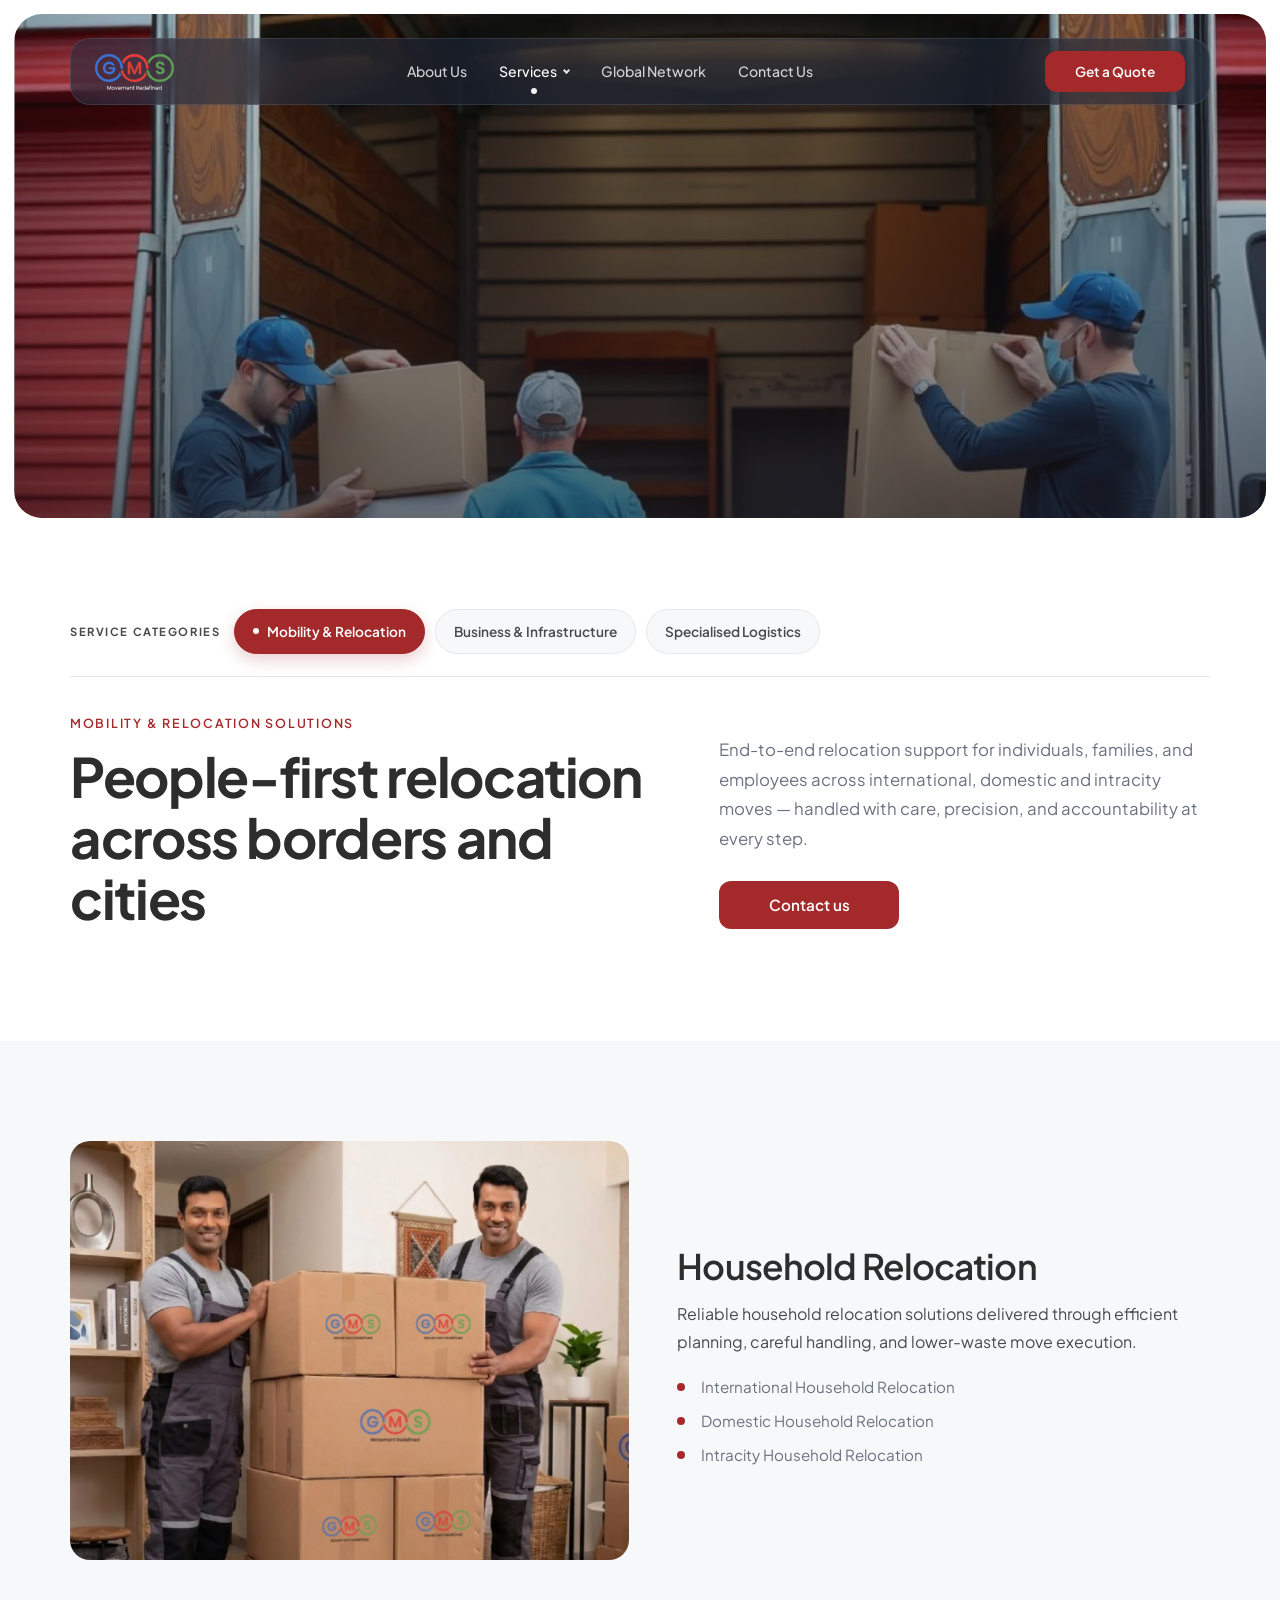
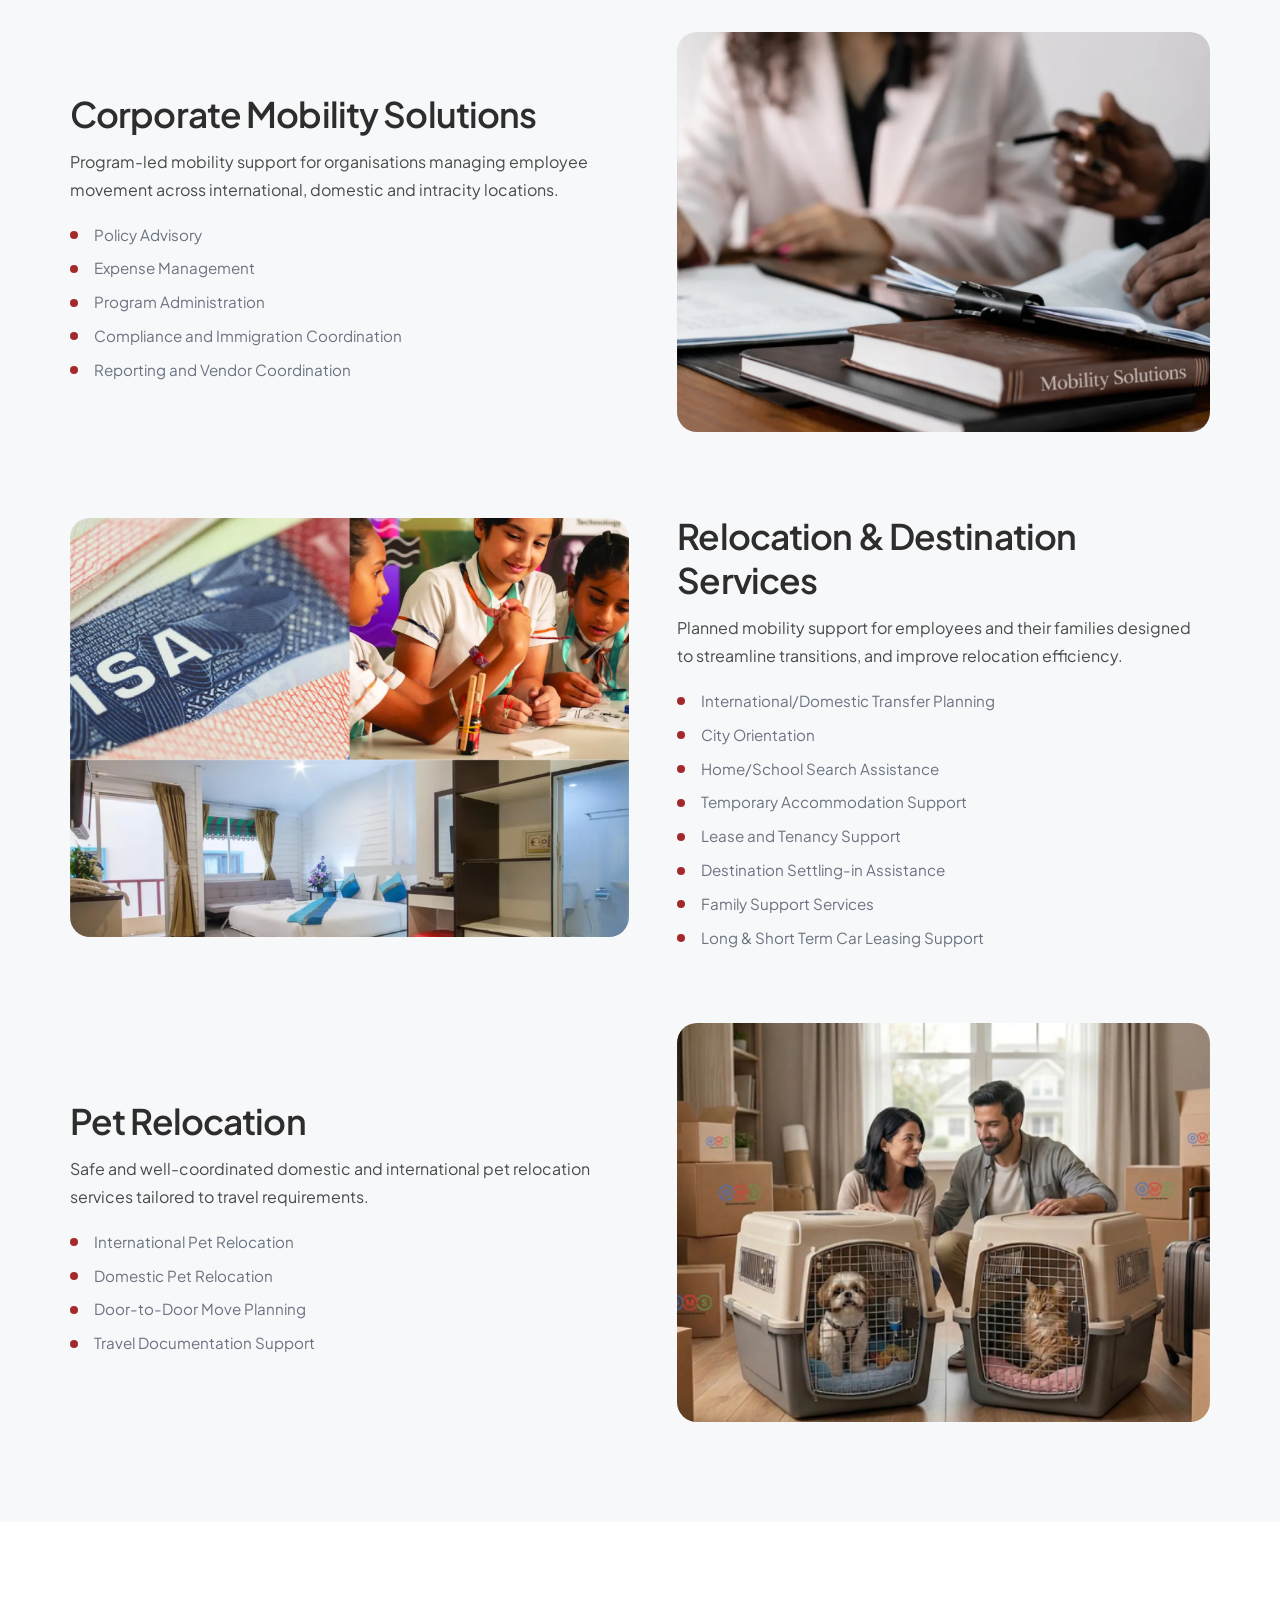
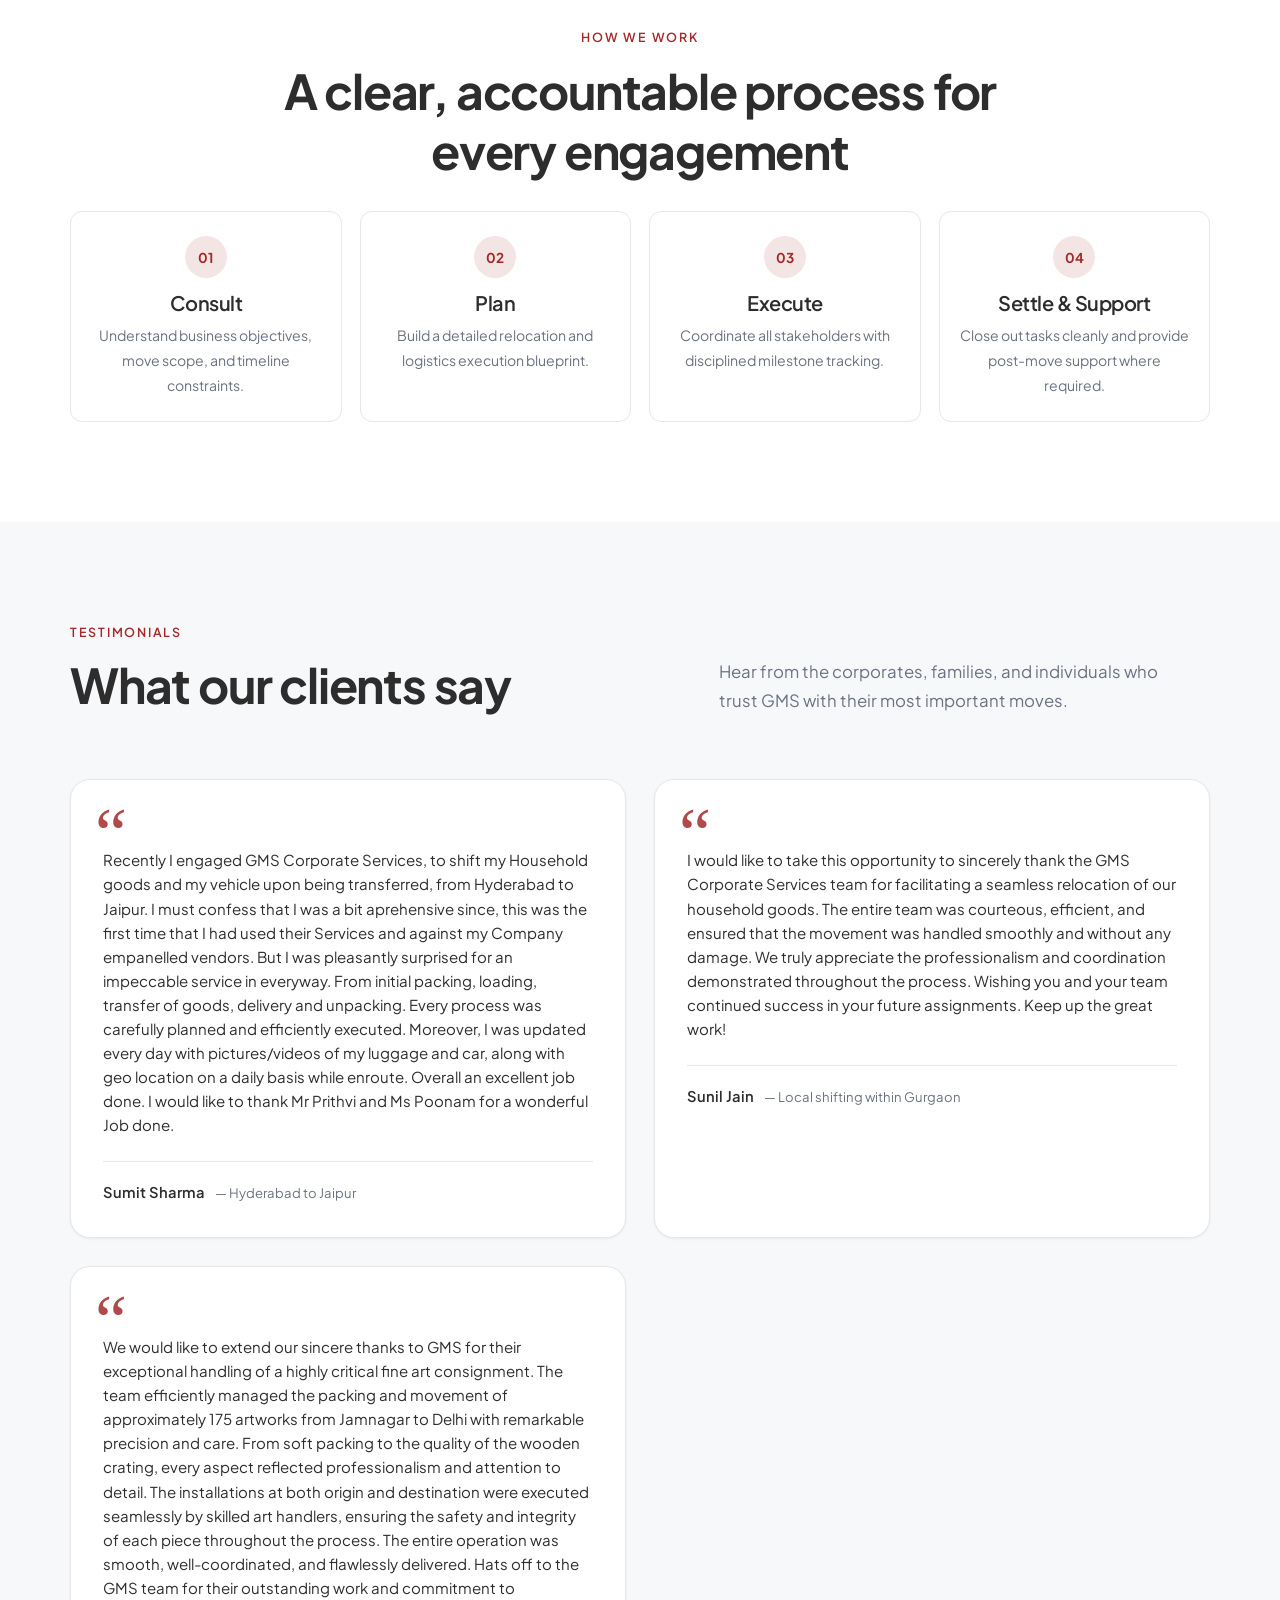
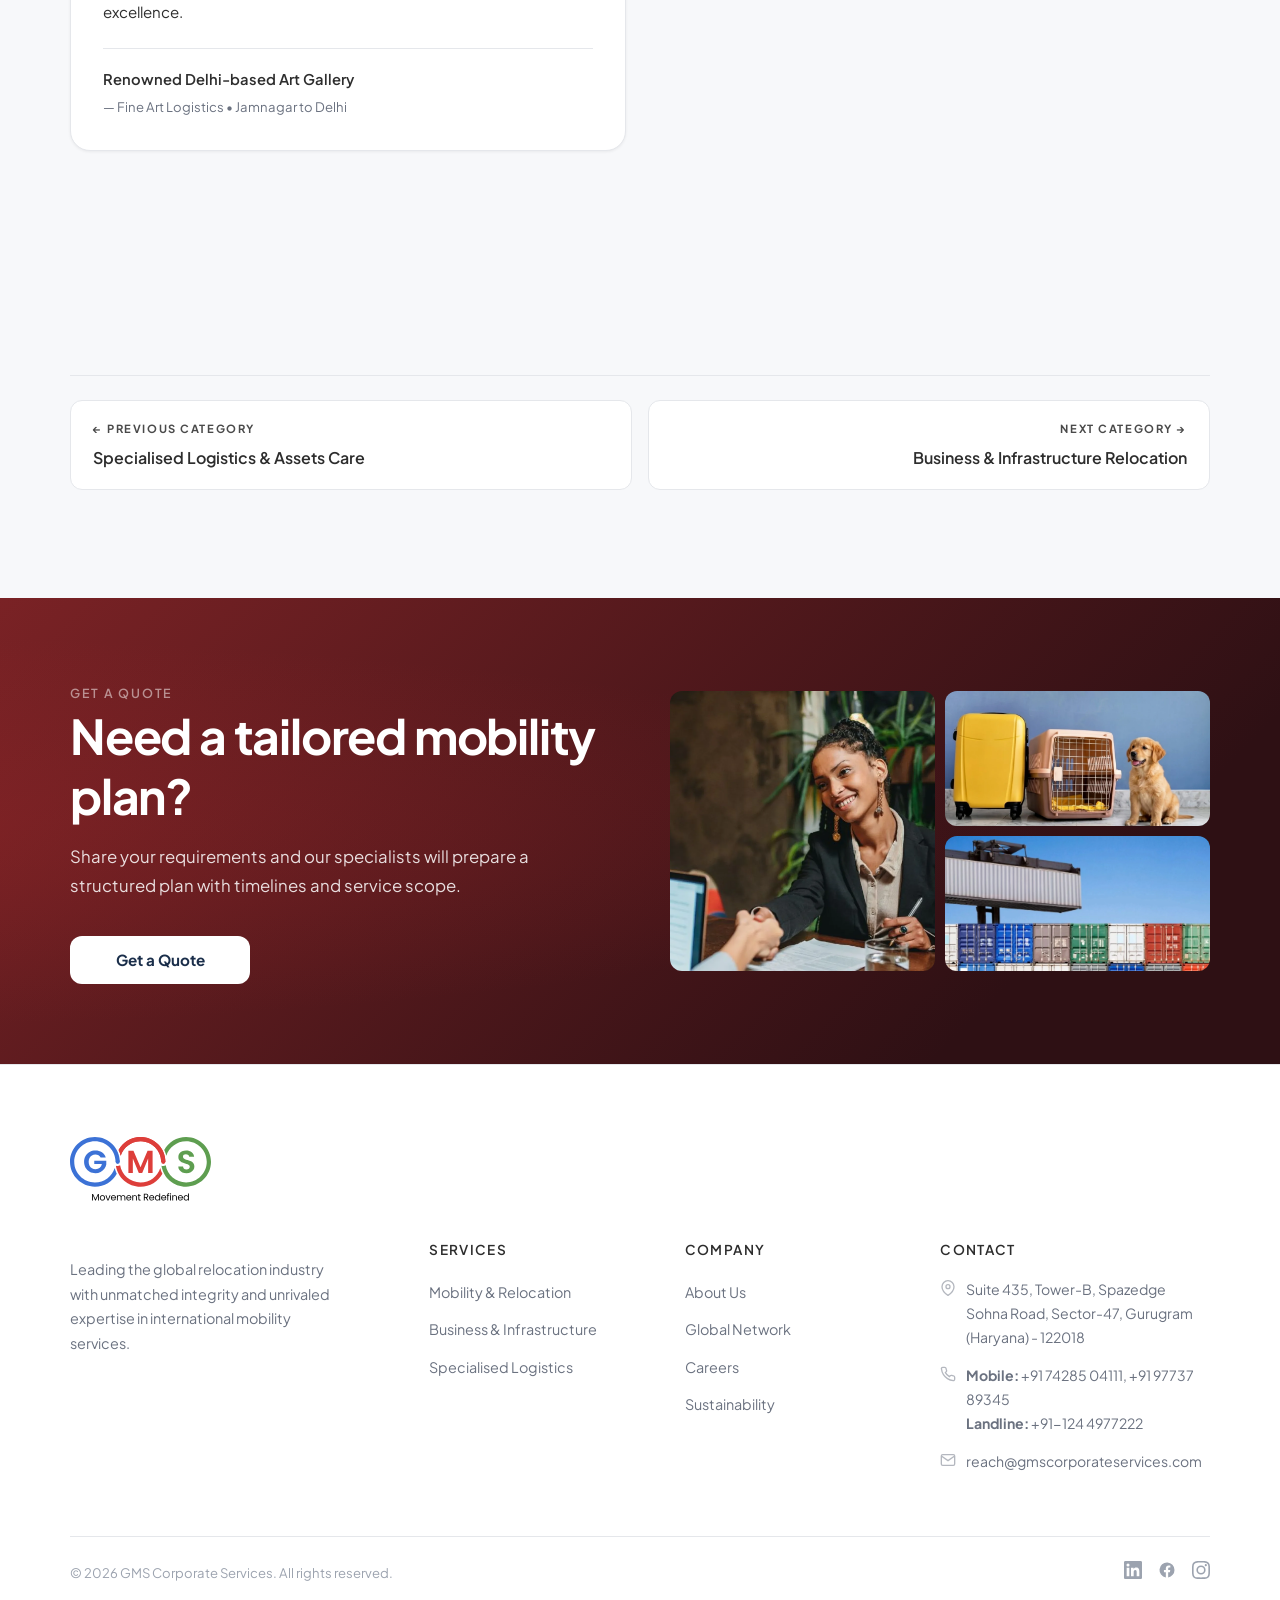
<file: Website/services-mobility-relocation.html>
<!DOCTYPE html>
<html lang="en">
<head>
  <meta charset="UTF-8">
  <meta name="viewport" content="width=device-width, initial-scale=1.0">
  <link rel="icon" href="favicon.ico" sizes="any">
  <link rel="icon" href="favicon.png" type="image/png">
  <link rel="apple-touch-icon" href="favicon.png">
  <title>Mobility &amp; Relocation Solutions — GMS Corporate Services</title>
  <meta name="description" content="People-first relocation across borders and cities — household, corporate mobility, destination services, and pet relocation by GMS.">
  <link rel="preconnect" href="https://fonts.googleapis.com">
  <link rel="preconnect" href="https://fonts.gstatic.com" crossorigin>
  <link href="https://fonts.googleapis.com/css2?family=Plus+Jakarta+Sans:ital,wght@0,300;0,400;0,500;0,600;0,700;0,800;1,400;1,600&display=swap" rel="stylesheet">
  <link rel="stylesheet" href="css/style.css?v=25">
</head>
<body>

  <!-- Navbar -->
  <nav class="navbar" role="navigation" aria-label="Main navigation">
    <div class="navbar__inner">
      <a href="index.html" class="navbar__logo" aria-label="GMS Home">
        <img src="assets/GMS-logo-white.svg" alt="GMS" style="height: 36px;">
      </a>
      <div class="navbar__links">
        <a href="about.html">About Us</a>
        <div class="navbar__dropdown">
          <button type="button" class="navbar__dropdown-trigger active" aria-haspopup="true" aria-expanded="false">Services</button>
          <div class="navbar__mega-menu">
            <div class="mega-menu__group is-current">
              <a href="services-mobility-relocation.html" class="mega-menu__category is-current" aria-current="page">Mobility &amp; Relocation Solutions</a>
              <div class="mega-menu__services">
                <a href="services-mobility-relocation.html#household-relocation">Household Relocation</a>
                <a href="services-mobility-relocation.html#corporate-mobility">Corporate Mobility Solutions</a>
                <a href="services-mobility-relocation.html#destination-services">Relocation &amp; Destination Services</a>
                <a href="services-mobility-relocation.html#pet-relocation">Pet Relocation</a>
              </div>
            </div>
            <div class="mega-menu__group">
              <a href="services-business-infrastructure.html" class="mega-menu__category">Business &amp; Infrastructure Relocation</a>
              <div class="mega-menu__services">
                <a href="services-business-infrastructure.html#office-it">Office &amp; IT Relocation</a>
                <a href="services-business-infrastructure.html#data-center">Data Center Migration</a>
                <a href="services-business-infrastructure.html#warehousing">Warehousing Solutions</a>
              </div>
            </div>
            <div class="mega-menu__group">
              <a href="services-specialised-logistics.html" class="mega-menu__category">Specialised Logistics &amp; Assets Care</a>
              <div class="mega-menu__services">
                <a href="services-specialised-logistics.html#road-freight">Road Freight Solutions</a>
                <a href="services-specialised-logistics.html#automobile">Automobile Transportation</a>
                <a href="services-specialised-logistics.html#fine-art">Fine Art Logistics</a>
                <a href="services-specialised-logistics.html#transit-protection">Transit Protection</a>
              </div>
            </div>
          </div>
        </div>
        <a href="global-network.html">Global Network</a>
        <a href="contact.html">Contact Us</a>
      </div>
      <div class="navbar__cta">
        <a href="get-a-quote.html" class="btn btn--primary" data-quote-trigger>Get a Quote</a>
      </div>
      <button class="navbar__hamburger" aria-label="Toggle menu">
        <span></span><span></span><span></span>
      </button>
    </div>
  </nav>

  <div class="mobile-nav">
    <a href="about.html">About Us</a>
    <div class="mobile-nav__accordion">
      <button class="mobile-nav__accordion-trigger">Services <span class="chevron">&#9662;</span></button>
      <div class="mobile-nav__accordion-panel">
        <span class="mobile-nav__group-label is-current">Mobility &amp; Relocation</span>
        <a href="services-mobility-relocation.html#household-relocation">Household Relocation</a>
        <a href="services-mobility-relocation.html#corporate-mobility">Corporate Mobility Solutions</a>
        <a href="services-mobility-relocation.html#destination-services">Relocation &amp; Destination Services</a>
        <a href="services-mobility-relocation.html#pet-relocation">Pet Relocation</a>
        <span class="mobile-nav__group-label">Business &amp; Infrastructure</span>
        <a href="services-business-infrastructure.html#office-it">Office &amp; IT Relocation</a>
        <a href="services-business-infrastructure.html#data-center">Data Center Migration</a>
        <a href="services-business-infrastructure.html#warehousing">Warehousing Solutions</a>
        <span class="mobile-nav__group-label">Specialised Logistics</span>
        <a href="services-specialised-logistics.html#road-freight">Road Freight Solutions</a>
        <a href="services-specialised-logistics.html#automobile">Automobile Transportation</a>
        <a href="services-specialised-logistics.html#fine-art">Fine Art Logistics</a>
        <a href="services-specialised-logistics.html#transit-protection">Transit Protection</a>
      </div>
    </div>
    <a href="global-network.html">Global Network</a>
    <a href="contact.html">Contact Us</a>
    <a href="get-a-quote.html" class="btn btn--primary" style="margin-top: 12px;" data-quote-trigger>Get a Quote</a>
  </div>

  <!-- Hero — image only -->
  <div class="hero-wrapper">
    <section class="page-hero page-hero--short page-hero--image-only page-hero--services">
      <div class="page-hero__bg">
        <img src="assets/unmatched-reliability.webp" alt="Mobility and relocation operations">
      </div>
    </section>
  </div>

  <!-- Hero intro — heading left, body + CTA right -->
  <section class="section services-intro">
    <div class="container">
      <nav class="service-tabs reveal" aria-label="Service categories">
        <span class="service-tabs__label">Service categories</span>
        <a href="services-mobility-relocation.html" class="service-tabs__pill is-current" aria-current="page">Mobility &amp; Relocation</a>
        <a href="services-business-infrastructure.html" class="service-tabs__pill">Business &amp; Infrastructure</a>
        <a href="services-specialised-logistics.html" class="service-tabs__pill">Specialised Logistics</a>
      </nav>
      <div class="section-header-split reveal">
        <div>
          <span class="label">Mobility &amp; Relocation Solutions</span>
          <h2>People-first relocation<br>across borders and cities</h2>
        </div>
        <div>
          <p>End-to-end relocation support for individuals, families, and employees across international, domestic and intracity moves — handled with care, precision, and accountability at every step.</p>
          <a href="contact.html" class="btn btn--primary">Contact us</a>
        </div>
      </div>
    </div>
  </section>

  <!-- Service details -->
  <section class="section section--grey" id="mobility-relocation">
    <div class="container">
      <div class="services-detail-list">

        <article class="services-detail reveal" id="household-relocation">
          <div class="services-detail__image services-detail__image--household">
            <img src="assets/photos/household-relocation-final.webp" alt="Household relocation">
          </div>
          <div class="services-detail__content">
            <h3>Household Relocation</h3>
            <p>Reliable household relocation solutions delivered through efficient planning, careful handling, and lower-waste move execution.</p>
            <ul class="services-checklist">
              <li>International Household Relocation</li>
              <li>Domestic Household Relocation</li>
              <li>Intracity Household Relocation</li>
            </ul>
          </div>
        </article>

        <article class="services-detail services-detail--reverse reveal" id="corporate-mobility">
          <div class="services-detail__image">
            <img src="assets/photos/mobility-sol-final.webp" alt="Corporate mobility solutions">
          </div>
          <div class="services-detail__content">
            <h3>Corporate Mobility Solutions</h3>
            <p>Program-led mobility support for organisations managing employee movement across international, domestic and intracity locations.</p>
            <ul class="services-checklist">
              <li>Policy Advisory</li>
              <li>Expense Management</li>
              <li>Program Administration</li>
              <li>Compliance and Immigration Coordination</li>
              <li>Reporting and Vendor Coordination</li>
            </ul>
          </div>
        </article>

        <article class="services-detail reveal" id="destination-services">
          <div class="services-detail__image">
            <img src="assets/photos/relocation-destination-final.webp" alt="Relocation and destination services consultation">
          </div>
          <div class="services-detail__content">
            <h3>Relocation &amp; Destination Services</h3>
            <p>Planned mobility support for employees and their families designed to streamline transitions, and improve relocation efficiency.</p>
            <ul class="services-checklist">
              <li>International/Domestic Transfer Planning</li>
              <li>City Orientation</li>
              <li>Home/School Search Assistance</li>
              <li>Temporary Accommodation Support</li>
              <li>Lease and Tenancy Support</li>
              <li>Destination Settling-in Assistance</li>
              <li>Family Support Services</li>
              <li>Long &amp; Short Term Car Leasing Support</li>
            </ul>
          </div>
        </article>

        <article class="services-detail services-detail--reverse reveal" id="pet-relocation">
          <div class="services-detail__image">
            <img src="assets/photos/pet-relocation-final.webp" alt="Pet relocation">
          </div>
          <div class="services-detail__content">
            <h3>Pet Relocation</h3>
            <p>Safe and well-coordinated domestic and international pet relocation services tailored to travel requirements.</p>
            <ul class="services-checklist">
              <li>International Pet Relocation</li>
              <li>Domestic Pet Relocation</li>
              <li>Door-to-Door Move Planning</li>
              <li>Travel Documentation Support</li>
            </ul>
          </div>
        </article>

      </div>
    </div>
  </section>

  <!-- How We Work -->
  <section class="section">
    <div class="container">
      <div class="services-process reveal">
        <span class="label">How We Work</span>
        <h2>A clear, accountable process for every engagement</h2>
        <div class="services-process__grid">
          <div class="services-process__item">
            <span class="step">01</span>
            <h4>Consult</h4>
            <p>Understand business objectives, move scope, and timeline constraints.</p>
          </div>
          <div class="services-process__item">
            <span class="step">02</span>
            <h4>Plan</h4>
            <p>Build a detailed relocation and logistics execution blueprint.</p>
          </div>
          <div class="services-process__item">
            <span class="step">03</span>
            <h4>Execute</h4>
            <p>Coordinate all stakeholders with disciplined milestone tracking.</p>
          </div>
          <div class="services-process__item">
            <span class="step">04</span>
            <h4>Settle &amp; Support</h4>
            <p>Close out tasks cleanly and provide post-move support where required.</p>
          </div>
        </div>
      </div>
    </div>
  </section>

  <!-- Testimonials -->
  <section class="section section--grey">
    <div class="container">
      <div class="section-header-split reveal">
        <div>
          <span class="label">Testimonials</span>
          <h2>What our clients say</h2>
        </div>
        <div>
          <p>Hear from the corporates, families, and individuals who trust GMS with their most important moves.</p>
        </div>
      </div>
      <div class="testimonials-grid">
        <article class="testimonial-card reveal reveal-delay-1">
          <div class="testimonial-card__quote-mark">&ldquo;</div>
          <p class="testimonial-card__quote">Recently I engaged GMS Corporate Services, to shift my Household goods and my vehicle upon being transferred, from Hyderabad to Jaipur. I must confess that I was a bit aprehensive since, this was the first time that I had used their Services and against my Company empanelled vendors. But I was pleasantly surprised for an impeccable service in everyway. From initial packing, loading, transfer of goods, delivery and unpacking. Every process was carefully planned and efficiently executed. Moreover, I was updated every day with pictures/videos of my luggage and car, along with geo location on a daily basis while enroute. Overall an excellent job done. I would like to thank Mr Prithvi and Ms Poonam for a wonderful Job done.</p>
          <div class="testimonial-card__author">
            <strong>Sumit Sharma</strong>
            <span>Hyderabad to Jaipur</span>
          </div>
        </article>
        <article class="testimonial-card reveal reveal-delay-2">
          <div class="testimonial-card__quote-mark">&ldquo;</div>
          <p class="testimonial-card__quote">I would like to take this opportunity to sincerely thank the GMS Corporate Services team for facilitating a seamless relocation of our household goods. The entire team was courteous, efficient, and ensured that the movement was handled smoothly and without any damage. We truly appreciate the professionalism and coordination demonstrated throughout the process. Wishing you and your team continued success in your future assignments. Keep up the great work!</p>
          <div class="testimonial-card__author">
            <strong>Sunil Jain</strong>
            <span>Local shifting within Gurgaon</span>
          </div>
        </article>
        <article class="testimonial-card reveal">
          <div class="testimonial-card__quote-mark">&ldquo;</div>
          <p class="testimonial-card__quote">We would like to extend our sincere thanks to GMS for their exceptional handling of a highly critical fine art consignment. The team efficiently managed the packing and movement of approximately 175 artworks from Jamnagar to Delhi with remarkable precision and care. From soft packing to the quality of the wooden crating, every aspect reflected professionalism and attention to detail. The installations at both origin and destination were executed seamlessly by skilled art handlers, ensuring the safety and integrity of each piece throughout the process. The entire operation was smooth, well-coordinated, and flawlessly delivered. Hats off to the GMS team for their outstanding work and commitment to excellence.</p>
          <div class="testimonial-card__author">
            <strong>Renowned Delhi-based Art Gallery</strong>
            <span>Fine Art Logistics • Jamnagar to Delhi</span>
          </div>
        </article>
      </div>
    </div>
  </section>

  <!-- Other service categories -->
  <section class="section section--grey" aria-label="More service categories">
    <div class="container">
      <nav class="service-pager reveal" aria-label="Service category pagination">
        <a href="services-specialised-logistics.html" class="service-pager__link service-pager__link--prev">
          <span class="service-pager__direction">&larr; Previous category</span>
          <span class="service-pager__title">Specialised Logistics &amp; Assets Care</span>
        </a>
        <a href="services-business-infrastructure.html" class="service-pager__link service-pager__link--next">
          <span class="service-pager__direction">Next category &rarr;</span>
          <span class="service-pager__title">Business &amp; Infrastructure Relocation</span>
        </a>
      </nav>
    </div>
  </section>

  <!-- CTA Banner -->
  <section class="cta-banner">
    <div class="container">
      <div class="cta-banner__split reveal">
        <div class="cta-banner__text">
          <span class="label" style="color: rgba(255,255,255,0.5);">Get a Quote</span>
          <h2>Need a tailored mobility plan?</h2>
          <p>Share your requirements and our specialists will prepare a structured plan with timelines and service scope.</p>
          <a href="get-a-quote.html" class="btn btn--white" data-quote-trigger>Get a Quote</a>
        </div>
        <div class="cta-banner__collage">
          <div class="collage">
            <div class="collage__tall">
              <img src="assets/img-12.webp" alt="Automobile transportation">
            </div>
            <div class="collage__stack">
              <div class="collage__img">
                <img class="collage__pet" src="assets/photos/pet-relocation-collage.webp?v=2" alt="Pet relocation services">
              </div>
              <div class="collage__img">
                <img src="assets/photos/containers-collage.webp" alt="Container logistics">
              </div>
            </div>
          </div>
        </div>
      </div>
    </div>
  </section>

  <!-- Footer -->
  <footer class="footer">
    <div class="container">
      <a href="index.html" class="footer__logo-big" aria-label="GMS Home">
        <img src="assets/GMS-logo.svg" alt="GMS">
      </a>
      <div class="footer__grid">
        <div class="footer__brand">
          <p>Leading the global relocation industry with unmatched integrity and unrivaled expertise in international mobility services.</p>
        </div>
        <div>
          <h4>Services</h4>
          <ul>
            <li><a href="services-mobility-relocation.html">Mobility &amp; Relocation</a></li>
            <li><a href="services-business-infrastructure.html">Business &amp; Infrastructure</a></li>
            <li><a href="services-specialised-logistics.html">Specialised Logistics</a></li>
          </ul>
        </div>
        <div>
          <h4>Company</h4>
          <ul>
            <li><a href="about.html">About Us</a></li>
            <li><a href="global-network.html">Global Network</a></li>
            <li><a href="contact.html">Careers</a></li>
            <li><a href="about.html">Sustainability</a></li>
          </ul>
        </div>
        <div>
          <h4>Contact</h4>
          <div class="footer__contact-item">
            <svg width="16" height="16" viewBox="0 0 24 24" fill="none" stroke="currentColor" stroke-width="2"><path d="M21 10c0 7-9 13-9 13s-9-6-9-13a9 9 0 0118 0z"/><circle cx="12" cy="10" r="3"/></svg>
            <span data-allow-copy>Suite 435, Tower-B, Spazedge<br>Sohna Road, Sector-47, Gurugram (Haryana) - 122018</span>
          </div>
          <div class="footer__contact-item">
            <svg width="16" height="16" viewBox="0 0 24 24" fill="none" stroke="currentColor" stroke-width="2"><path d="M22 16.92v3a2 2 0 01-2.18 2 19.79 19.79 0 01-8.63-3.07 19.5 19.5 0 01-6-6 19.79 19.79 0 01-3.07-8.67A2 2 0 014.11 2h3a2 2 0 012 1.72c.127.96.361 1.903.7 2.81a2 2 0 01-.45 2.11L8.09 9.91a16 16 0 006 6l1.27-1.27a2 2 0 012.11-.45c.907.339 1.85.573 2.81.7A2 2 0 0122 16.92z"/></svg>
            <span data-allow-copy><strong>Mobile:</strong> +91 74285 04111, +91 97737 89345<br><strong>Landline:</strong> +91-124 4977222</span>
          </div>
          <div class="footer__contact-item">
            <svg width="16" height="16" viewBox="0 0 24 24" fill="none" stroke="currentColor" stroke-width="2"><path d="M4 4h16c1.1 0 2 .9 2 2v12c0 1.1-.9 2-2 2H4c-1.1 0-2-.9-2-2V6c0-1.1.9-2 2-2z"/><polyline points="22,6 12,13 2,6"/></svg>
            <span data-allow-copy>reach@gmscorporateservices.com</span>
          </div>
        </div>
      </div>
      <div class="footer__bottom">
        <span>&copy; 2026 GMS Corporate Services. All rights reserved.</span>
        <div class="footer__socials">
          <a href="https://www.linkedin.com/company/gms-movement-redefined/" aria-label="LinkedIn" target="_blank" rel="noopener noreferrer">
            <svg width="18" height="18" viewBox="0 0 24 24" fill="currentColor"><path d="M20.447 20.452h-3.554v-5.569c0-1.328-.027-3.037-1.852-3.037-1.853 0-2.136 1.445-2.136 2.939v5.667H9.351V9h3.414v1.561h.046c.477-.9 1.637-1.85 3.37-1.85 3.601 0 4.267 2.37 4.267 5.455v6.286zM5.337 7.433a2.062 2.062 0 01-2.063-2.065 2.064 2.064 0 112.063 2.065zm1.782 13.019H3.555V9h3.564v11.452zM22.225 0H1.771C.792 0 0 .774 0 1.729v20.542C0 23.227.792 24 1.771 24h20.451C23.2 24 24 23.227 24 22.271V1.729C24 .774 23.2 0 22.222 0h.003z"/></svg>
          </a>
          <a href="https://www.facebook.com/share/1bi7m2tDwA/?mibextid=wwXIfr" aria-label="Facebook" target="_blank" rel="noopener noreferrer">
            <svg width="18" height="18" viewBox="0 0 24 24" fill="currentColor"><path d="M22 12a10 10 0 10-11.563 9.874v-6.987H7.898V12h2.539V9.797c0-2.506 1.492-3.89 3.777-3.89 1.094 0 2.238.195 2.238.195v2.46h-1.26c-1.242 0-1.63.771-1.63 1.562V12h2.773l-.443 2.887h-2.33v6.987A10.002 10.002 0 0022 12z"/></svg>
          </a>
          <a href="https://www.instagram.com/gms_movementredefined?igsh=ZHFreXRpeGFmam15&utm_source=qr" aria-label="Instagram" target="_blank" rel="noopener noreferrer">
            <svg width="18" height="18" viewBox="0 0 24 24" fill="currentColor"><path d="M12 2.163c3.204 0 3.584.012 4.85.07 3.252.148 4.771 1.691 4.919 4.919.058 1.265.069 1.645.069 4.849 0 3.205-.012 3.584-.069 4.849-.149 3.225-1.664 4.771-4.919 4.919-1.266.058-1.644.07-4.85.07-3.204 0-3.584-.012-4.849-.07-3.26-.149-4.771-1.699-4.919-4.92-.058-1.265-.07-1.644-.07-4.849 0-3.204.013-3.583.07-4.849.149-3.227 1.664-4.771 4.919-4.919 1.266-.057 1.645-.069 4.849-.069zM12 0C8.741 0 8.333.014 7.053.072 2.695.272.273 2.69.073 7.052.014 8.333 0 8.741 0 12c0 3.259.014 3.668.072 4.948.2 4.358 2.618 6.78 6.98 6.98C8.333 23.986 8.741 24 12 24c3.259 0 3.668-.014 4.948-.072 4.354-.2 6.782-2.618 6.979-6.98.059-1.28.073-1.689.073-4.948 0-3.259-.014-3.667-.072-4.947-.196-4.354-2.617-6.78-6.979-6.98C15.668.014 15.259 0 12 0zm0 5.838a6.162 6.162 0 100 12.324 6.162 6.162 0 000-12.324zM12 16a4 4 0 110-8 4 4 0 010 8zm6.406-11.845a1.44 1.44 0 100 2.881 1.44 1.44 0 000-2.881z"/></svg>
          </a>
        </div>
      </div>
    </div>
  </footer>

  <!-- Global Quote Modal -->
  <div class="quote-modal-overlay" aria-hidden="true">
    <div class="quote-modal" role="dialog" aria-modal="true" aria-labelledby="quote-modal-title">
      <button class="quote-modal__close" aria-label="Close">×</button>
      <div class="quote-modal__header">
        <h2 id="quote-modal-title" class="quote-modal__title">Get your quote</h2>
        <p class="quote-modal__subtitle">Share a few details about your move or logistics requirement and we will get back with a tailored proposal.</p>
      </div>
      <form class="quote-form" data-contact-form>
        <div class="form-row">
          <input type="text" name="name" placeholder="Name" required>
          <input type="email" name="email" placeholder="Email Address" required>
        </div>
        <div class="form-row">
          <input type="tel" name="phone" placeholder="Phone Number" required>
          <select data-inquiry-select name="inquiry_type" required>
            <option value="" disabled selected>Inquiry Type</option>
            <option value="household">Household Relocation</option>
            <option value="corporate">Corporate Mobility Solutions</option>
            <option value="destination">Relocation &amp; Destination Services</option>
            <option value="pet">Pet Relocation</option>
            <option value="fine-art">Fine Art Logistics</option>
            <option value="auto">Automobile Transportation</option>
            <option value="office">Office &amp; IT Relocation</option>
            <option value="data-center">Data Center Migration</option>
            <option value="warehousing">Warehousing Solutions</option>
            <option value="road-freight">Road Freight Solutions</option>
            <option value="other">Other</option>
          </select>
        </div>
        <div class="inquiry-followup" data-inquiry-followup hidden></div>
        <textarea name="message" placeholder="Tell us about your requirements"></textarea>
        <div class="quote-form__actions">
          <button type="submit" class="btn btn--primary">Send Message</button>
        </div>
      </form>
      <div class="quote-modal__logo">
        <img src="assets/GMS-logo.svg" alt="GMS">
      </div>
    </div>
  </div>

  <script src="js/main.js?v=19"></script>
</body>
</html>
</file>
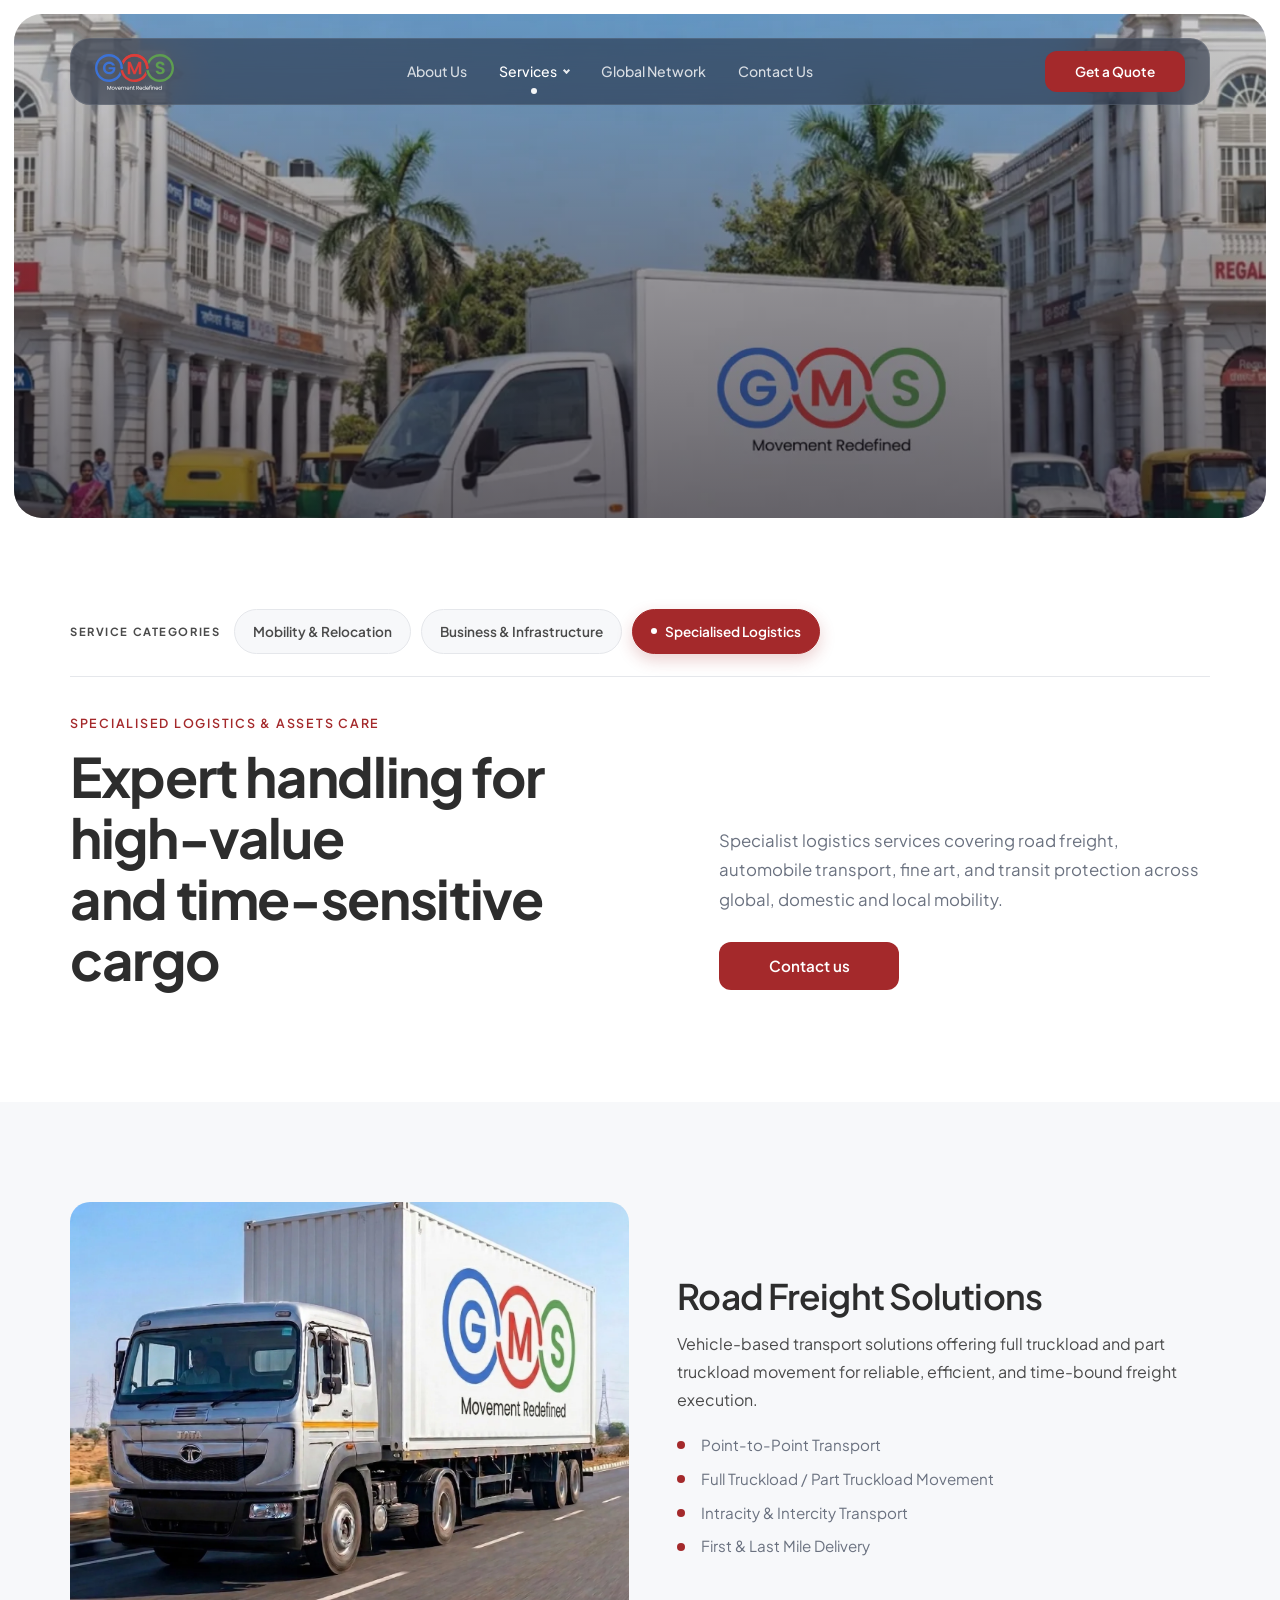
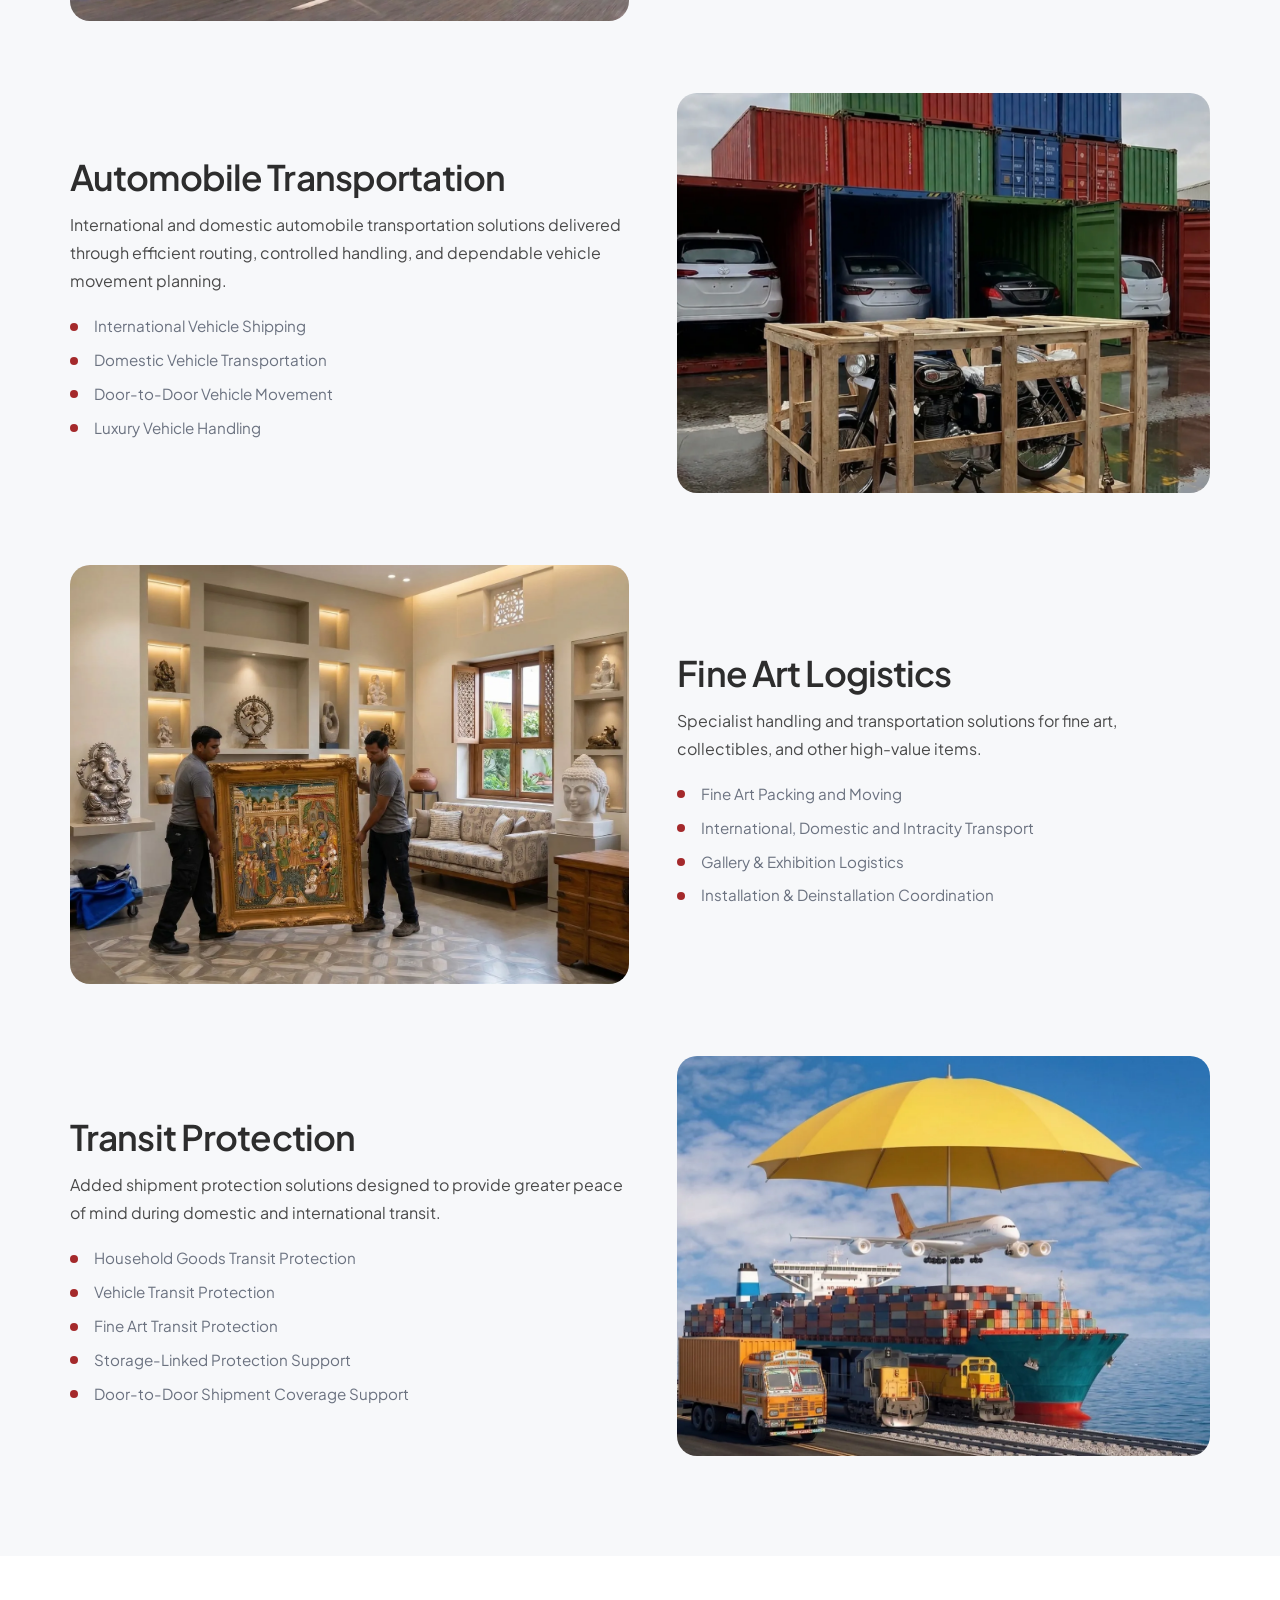
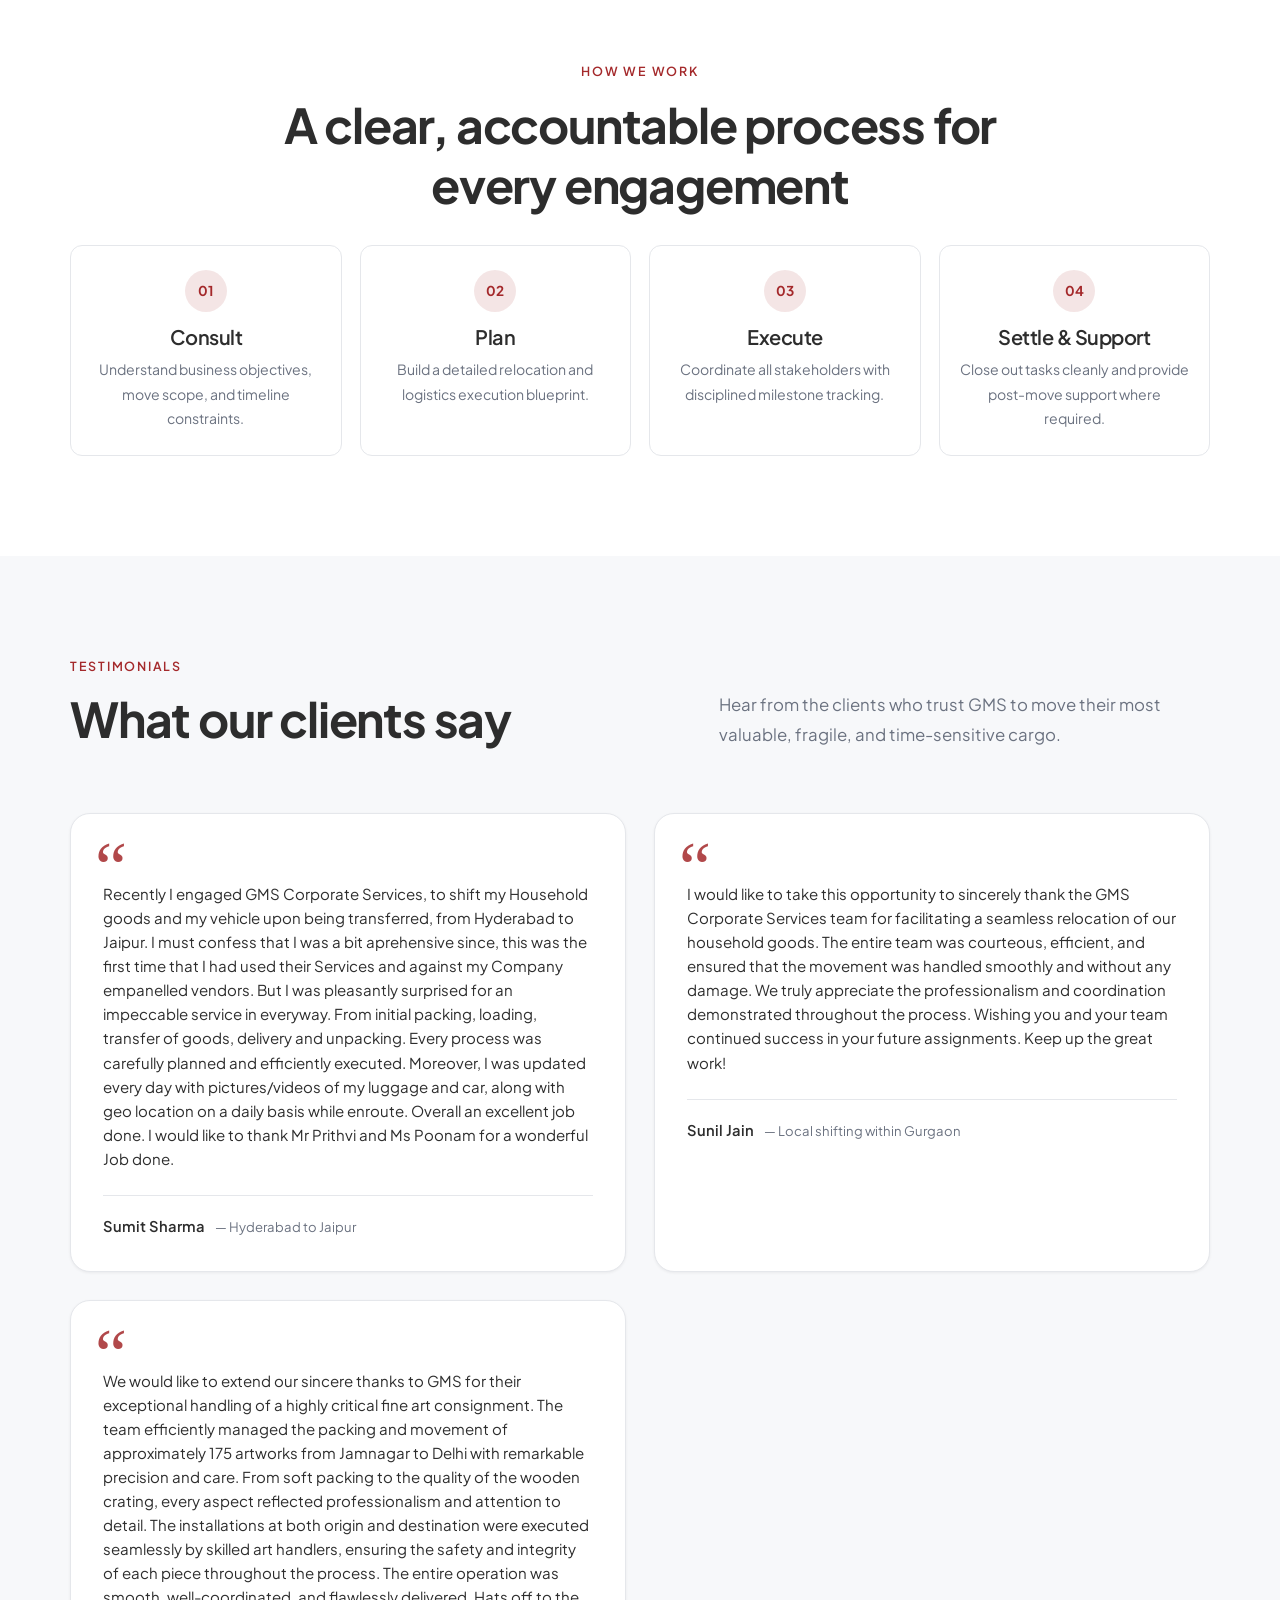
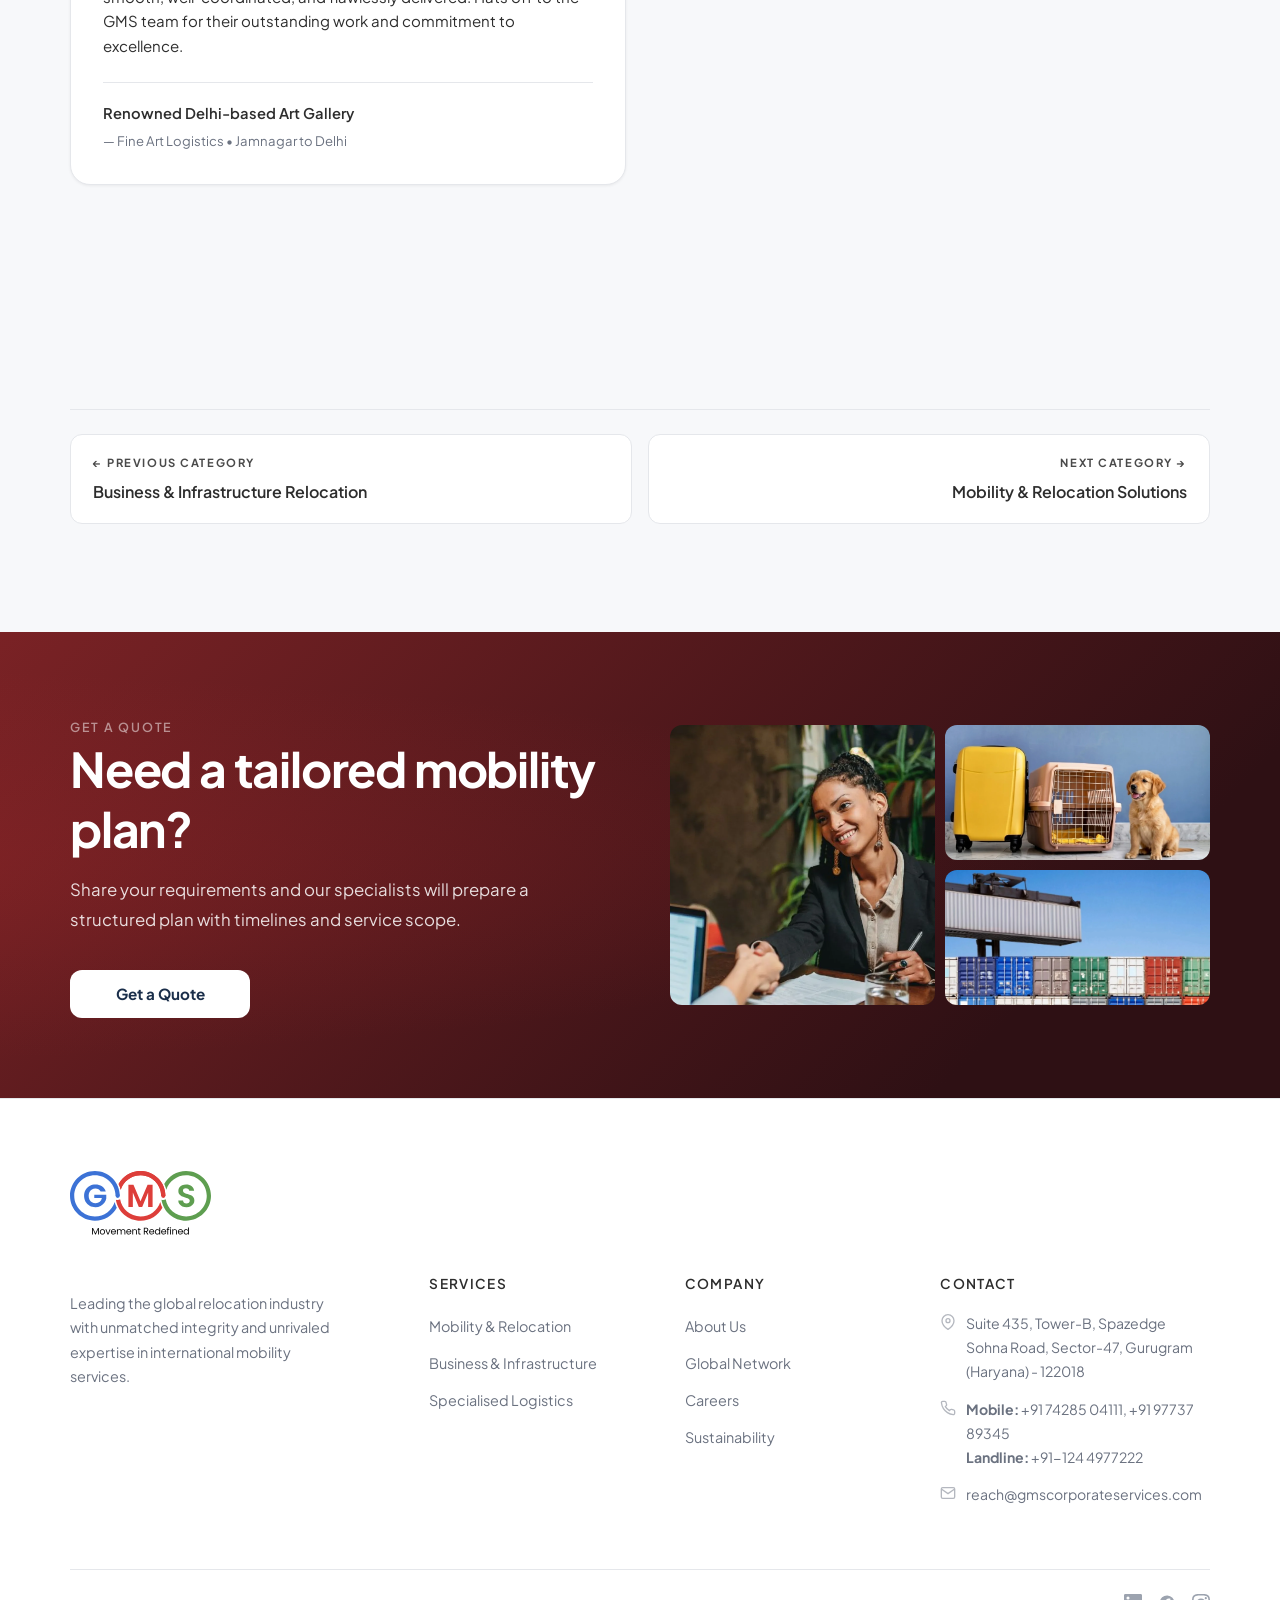
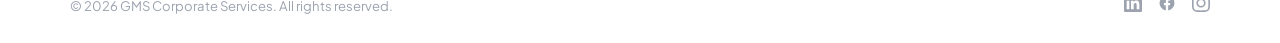
<file: Website/services-specialised-logistics.html>
<!DOCTYPE html>
<html lang="en">
<head>
  <meta charset="UTF-8">
  <meta name="viewport" content="width=device-width, initial-scale=1.0">
  <link rel="icon" href="favicon.ico" sizes="any">
  <link rel="icon" href="favicon.png" type="image/png">
  <link rel="apple-touch-icon" href="favicon.png">
  <title>Specialised Logistics &amp; Assets Care — GMS Corporate Services</title>
  <meta name="description" content="Specialist handling for high-value and time-sensitive cargo — road freight, automobile transportation, fine art logistics, and transit protection.">
  <link rel="preconnect" href="https://fonts.googleapis.com">
  <link rel="preconnect" href="https://fonts.gstatic.com" crossorigin>
  <link href="https://fonts.googleapis.com/css2?family=Plus+Jakarta+Sans:ital,wght@0,300;0,400;0,500;0,600;0,700;0,800;1,400;1,600&display=swap" rel="stylesheet">
  <link rel="stylesheet" href="css/style.css?v=25">
</head>
<body>

  <!-- Navbar -->
  <nav class="navbar" role="navigation" aria-label="Main navigation">
    <div class="navbar__inner">
      <a href="index.html" class="navbar__logo" aria-label="GMS Home">
        <img src="assets/GMS-logo-white.svg" alt="GMS" style="height: 36px;">
      </a>
      <div class="navbar__links">
        <a href="about.html">About Us</a>
        <div class="navbar__dropdown">
          <button type="button" class="navbar__dropdown-trigger active" aria-haspopup="true" aria-expanded="false">Services</button>
          <div class="navbar__mega-menu">
            <div class="mega-menu__group">
              <a href="services-mobility-relocation.html" class="mega-menu__category">Mobility &amp; Relocation Solutions</a>
              <div class="mega-menu__services">
                <a href="services-mobility-relocation.html#household-relocation">Household Relocation</a>
                <a href="services-mobility-relocation.html#corporate-mobility">Corporate Mobility Solutions</a>
                <a href="services-mobility-relocation.html#destination-services">Relocation &amp; Destination Services</a>
                <a href="services-mobility-relocation.html#pet-relocation">Pet Relocation</a>
              </div>
            </div>
            <div class="mega-menu__group">
              <a href="services-business-infrastructure.html" class="mega-menu__category">Business &amp; Infrastructure Relocation</a>
              <div class="mega-menu__services">
                <a href="services-business-infrastructure.html#office-it">Office &amp; IT Relocation</a>
                <a href="services-business-infrastructure.html#data-center">Data Center Migration</a>
                <a href="services-business-infrastructure.html#warehousing">Warehousing Solutions</a>
              </div>
            </div>
            <div class="mega-menu__group is-current">
              <a href="services-specialised-logistics.html" class="mega-menu__category is-current" aria-current="page">Specialised Logistics &amp; Assets Care</a>
              <div class="mega-menu__services">
                <a href="services-specialised-logistics.html#road-freight">Road Freight Solutions</a>
                <a href="services-specialised-logistics.html#automobile">Automobile Transportation</a>
                <a href="services-specialised-logistics.html#fine-art">Fine Art Logistics</a>
                <a href="services-specialised-logistics.html#transit-protection">Transit Protection</a>
              </div>
            </div>
          </div>
        </div>
        <a href="global-network.html">Global Network</a>
        <a href="contact.html">Contact Us</a>
      </div>
      <div class="navbar__cta">
        <a href="get-a-quote.html" class="btn btn--primary" data-quote-trigger>Get a Quote</a>
      </div>
      <button class="navbar__hamburger" aria-label="Toggle menu">
        <span></span><span></span><span></span>
      </button>
    </div>
  </nav>

  <div class="mobile-nav">
    <a href="about.html">About Us</a>
    <div class="mobile-nav__accordion">
      <button class="mobile-nav__accordion-trigger">Services <span class="chevron">&#9662;</span></button>
      <div class="mobile-nav__accordion-panel">
        <span class="mobile-nav__group-label">Mobility &amp; Relocation</span>
        <a href="services-mobility-relocation.html#household-relocation">Household Relocation</a>
        <a href="services-mobility-relocation.html#corporate-mobility">Corporate Mobility Solutions</a>
        <a href="services-mobility-relocation.html#destination-services">Relocation &amp; Destination Services</a>
        <a href="services-mobility-relocation.html#pet-relocation">Pet Relocation</a>
        <span class="mobile-nav__group-label">Business &amp; Infrastructure</span>
        <a href="services-business-infrastructure.html#office-it">Office &amp; IT Relocation</a>
        <a href="services-business-infrastructure.html#data-center">Data Center Migration</a>
        <a href="services-business-infrastructure.html#warehousing">Warehousing Solutions</a>
        <span class="mobile-nav__group-label is-current">Specialised Logistics</span>
        <a href="services-specialised-logistics.html#road-freight">Road Freight Solutions</a>
        <a href="services-specialised-logistics.html#automobile">Automobile Transportation</a>
        <a href="services-specialised-logistics.html#fine-art">Fine Art Logistics</a>
        <a href="services-specialised-logistics.html#transit-protection">Transit Protection</a>
      </div>
    </div>
    <a href="global-network.html">Global Network</a>
    <a href="contact.html">Contact Us</a>
    <a href="get-a-quote.html" class="btn btn--primary" style="margin-top: 12px;" data-quote-trigger>Get a Quote</a>
  </div>

  <!-- Hero — image only -->
  <div class="hero-wrapper">
    <section class="page-hero page-hero--short page-hero--image-only page-hero--services">
      <div class="page-hero__bg">
        <img src="assets/photos/contact-page-final.webp" alt="Specialised logistics operations">
      </div>
    </section>
  </div>

  <!-- Hero intro -->
  <section class="section services-intro">
    <div class="container">
      <nav class="service-tabs reveal" aria-label="Service categories">
        <span class="service-tabs__label">Service categories</span>
        <a href="services-mobility-relocation.html" class="service-tabs__pill">Mobility &amp; Relocation</a>
        <a href="services-business-infrastructure.html" class="service-tabs__pill">Business &amp; Infrastructure</a>
        <a href="services-specialised-logistics.html" class="service-tabs__pill is-current" aria-current="page">Specialised Logistics</a>
      </nav>
      <div class="section-header-split reveal">
        <div>
          <span class="label">Specialised Logistics &amp; Assets Care</span>
          <h2>Expert handling for high-value<br>and time-sensitive cargo</h2>
        </div>
        <div>
          <p>Specialist logistics services covering road freight, automobile transport, fine art, and transit protection across global, domestic and local mobility.</p>
          <a href="contact.html" class="btn btn--primary">Contact us</a>
        </div>
      </div>
    </div>
  </section>

  <!-- Service details -->
  <section class="section section--grey" id="specialised-logistics">
    <div class="container">
      <div class="services-detail-list">

        <article class="services-detail reveal" id="road-freight">
          <div class="services-detail__image">
            <img src="assets/photos/road-freight.webp" alt="Road freight solutions">
          </div>
          <div class="services-detail__content">
            <h3>Road Freight Solutions</h3>
            <p>Vehicle-based transport solutions offering full truckload and part truckload movement for reliable, efficient, and time-bound freight execution.</p>
            <ul class="services-checklist">
              <li>Point-to-Point Transport</li>
              <li>Full Truckload / Part Truckload Movement</li>
              <li>Intracity &amp; Intercity Transport</li>
              <li>First &amp; Last Mile Delivery</li>
            </ul>
          </div>
        </article>

        <article class="services-detail services-detail--reverse reveal" id="automobile">
          <div class="services-detail__image">
            <img src="assets/photos/automobile-transportation-final.webp" alt="Automobile transportation">
          </div>
          <div class="services-detail__content">
            <h3>Automobile Transportation</h3>
            <p>International and domestic automobile transportation solutions delivered through efficient routing, controlled handling, and dependable vehicle movement planning.</p>
            <ul class="services-checklist">
              <li>International Vehicle Shipping</li>
              <li>Domestic Vehicle Transportation</li>
              <li>Door-to-Door Vehicle Movement</li>
              <li>Luxury Vehicle Handling</li>
            </ul>
          </div>
        </article>

        <article class="services-detail reveal" id="fine-art">
          <div class="services-detail__image">
            <img src="assets/photos/fine-art-final.webp" alt="Fine art logistics — packing and transit">
          </div>
          <div class="services-detail__content">
            <h3>Fine Art Logistics</h3>
            <p>Specialist handling and transportation solutions for fine art, collectibles, and other high-value items.</p>
            <ul class="services-checklist">
              <li>Fine Art Packing and Moving</li>
              <li>International, Domestic and Intracity Transport</li>
              <li>Gallery &amp; Exhibition Logistics</li>
              <li>Installation &amp; Deinstallation Coordination</li>
            </ul>
          </div>
        </article>

        <article class="services-detail services-detail--reverse reveal" id="transit-protection">
          <div class="services-detail__image">
            <img src="assets/photos/transit-protection.webp" alt="Transit protection">
          </div>
          <div class="services-detail__content">
            <h3>Transit Protection</h3>
            <p>Added shipment protection solutions designed to provide greater peace of mind during domestic and international transit.</p>
            <ul class="services-checklist">
              <li>Household Goods Transit Protection</li>
              <li>Vehicle Transit Protection</li>
              <li>Fine Art Transit Protection</li>
              <li>Storage-Linked Protection Support</li>
              <li>Door-to-Door Shipment Coverage Support</li>
            </ul>
          </div>
        </article>

      </div>
    </div>
  </section>

  <!-- How We Work -->
  <section class="section">
    <div class="container">
      <div class="services-process reveal">
        <span class="label">How We Work</span>
        <h2>A clear, accountable process for every engagement</h2>
        <div class="services-process__grid">
          <div class="services-process__item">
            <span class="step">01</span>
            <h4>Consult</h4>
            <p>Understand business objectives, move scope, and timeline constraints.</p>
          </div>
          <div class="services-process__item">
            <span class="step">02</span>
            <h4>Plan</h4>
            <p>Build a detailed relocation and logistics execution blueprint.</p>
          </div>
          <div class="services-process__item">
            <span class="step">03</span>
            <h4>Execute</h4>
            <p>Coordinate all stakeholders with disciplined milestone tracking.</p>
          </div>
          <div class="services-process__item">
            <span class="step">04</span>
            <h4>Settle &amp; Support</h4>
            <p>Close out tasks cleanly and provide post-move support where required.</p>
          </div>
        </div>
      </div>
    </div>
  </section>

  <!-- Testimonials -->
  <section class="section section--grey">
    <div class="container">
      <div class="section-header-split reveal">
        <div>
          <span class="label">Testimonials</span>
          <h2>What our clients say</h2>
        </div>
        <div>
          <p>Hear from the clients who trust GMS to move their most valuable, fragile, and time-sensitive cargo.</p>
        </div>
      </div>
      <div class="testimonials-grid">
        <article class="testimonial-card reveal reveal-delay-1">
          <div class="testimonial-card__quote-mark">&ldquo;</div>
          <p class="testimonial-card__quote">Recently I engaged GMS Corporate Services, to shift my Household goods and my vehicle upon being transferred, from Hyderabad to Jaipur. I must confess that I was a bit aprehensive since, this was the first time that I had used their Services and against my Company empanelled vendors. But I was pleasantly surprised for an impeccable service in everyway. From initial packing, loading, transfer of goods, delivery and unpacking. Every process was carefully planned and efficiently executed. Moreover, I was updated every day with pictures/videos of my luggage and car, along with geo location on a daily basis while enroute. Overall an excellent job done. I would like to thank Mr Prithvi and Ms Poonam for a wonderful Job done.</p>
          <div class="testimonial-card__author">
            <strong>Sumit Sharma</strong>
            <span>Hyderabad to Jaipur</span>
          </div>
        </article>
        <article class="testimonial-card reveal reveal-delay-2">
          <div class="testimonial-card__quote-mark">&ldquo;</div>
          <p class="testimonial-card__quote">I would like to take this opportunity to sincerely thank the GMS Corporate Services team for facilitating a seamless relocation of our household goods. The entire team was courteous, efficient, and ensured that the movement was handled smoothly and without any damage. We truly appreciate the professionalism and coordination demonstrated throughout the process. Wishing you and your team continued success in your future assignments. Keep up the great work!</p>
          <div class="testimonial-card__author">
            <strong>Sunil Jain</strong>
            <span>Local shifting within Gurgaon</span>
          </div>
        </article>
        <article class="testimonial-card reveal">
          <div class="testimonial-card__quote-mark">&ldquo;</div>
          <p class="testimonial-card__quote">We would like to extend our sincere thanks to GMS for their exceptional handling of a highly critical fine art consignment. The team efficiently managed the packing and movement of approximately 175 artworks from Jamnagar to Delhi with remarkable precision and care. From soft packing to the quality of the wooden crating, every aspect reflected professionalism and attention to detail. The installations at both origin and destination were executed seamlessly by skilled art handlers, ensuring the safety and integrity of each piece throughout the process. The entire operation was smooth, well-coordinated, and flawlessly delivered. Hats off to the GMS team for their outstanding work and commitment to excellence.</p>
          <div class="testimonial-card__author">
            <strong>Renowned Delhi-based Art Gallery</strong>
            <span>Fine Art Logistics • Jamnagar to Delhi</span>
          </div>
        </article>
      </div>
    </div>
  </section>

  <!-- Other service categories -->
  <section class="section section--grey" aria-label="More service categories">
    <div class="container">
      <nav class="service-pager reveal" aria-label="Service category pagination">
        <a href="services-business-infrastructure.html" class="service-pager__link service-pager__link--prev">
          <span class="service-pager__direction">&larr; Previous category</span>
          <span class="service-pager__title">Business &amp; Infrastructure Relocation</span>
        </a>
        <a href="services-mobility-relocation.html" class="service-pager__link service-pager__link--next">
          <span class="service-pager__direction">Next category &rarr;</span>
          <span class="service-pager__title">Mobility &amp; Relocation Solutions</span>
        </a>
      </nav>
    </div>
  </section>

  <!-- CTA Banner -->
  <section class="cta-banner">
    <div class="container">
      <div class="cta-banner__split reveal">
        <div class="cta-banner__text">
          <span class="label" style="color: rgba(255,255,255,0.5);">Get a Quote</span>
          <h2>Need a tailored mobility plan?</h2>
          <p>Share your requirements and our specialists will prepare a structured plan with timelines and service scope.</p>
          <a href="get-a-quote.html" class="btn btn--white" data-quote-trigger>Get a Quote</a>
        </div>
        <div class="cta-banner__collage">
          <div class="collage">
            <div class="collage__tall">
              <img src="assets/img-12.webp" alt="Automobile transportation">
            </div>
            <div class="collage__stack">
              <div class="collage__img">
                <img class="collage__pet" src="assets/photos/pet-relocation-collage.webp?v=2" alt="Pet relocation services">
              </div>
              <div class="collage__img">
                <img src="assets/photos/containers-collage.webp" alt="Container logistics">
              </div>
            </div>
          </div>
        </div>
      </div>
    </div>
  </section>

  <!-- Footer -->
  <footer class="footer">
    <div class="container">
      <a href="index.html" class="footer__logo-big" aria-label="GMS Home">
        <img src="assets/GMS-logo.svg" alt="GMS">
      </a>
      <div class="footer__grid">
        <div class="footer__brand">
          <p>Leading the global relocation industry with unmatched integrity and unrivaled expertise in international mobility services.</p>
        </div>
        <div>
          <h4>Services</h4>
          <ul>
            <li><a href="services-mobility-relocation.html">Mobility &amp; Relocation</a></li>
            <li><a href="services-business-infrastructure.html">Business &amp; Infrastructure</a></li>
            <li><a href="services-specialised-logistics.html">Specialised Logistics</a></li>
          </ul>
        </div>
        <div>
          <h4>Company</h4>
          <ul>
            <li><a href="about.html">About Us</a></li>
            <li><a href="global-network.html">Global Network</a></li>
            <li><a href="contact.html">Careers</a></li>
            <li><a href="about.html">Sustainability</a></li>
          </ul>
        </div>
        <div>
          <h4>Contact</h4>
          <div class="footer__contact-item">
            <svg width="16" height="16" viewBox="0 0 24 24" fill="none" stroke="currentColor" stroke-width="2"><path d="M21 10c0 7-9 13-9 13s-9-6-9-13a9 9 0 0118 0z"/><circle cx="12" cy="10" r="3"/></svg>
            <span data-allow-copy>Suite 435, Tower-B, Spazedge<br>Sohna Road, Sector-47, Gurugram (Haryana) - 122018</span>
          </div>
          <div class="footer__contact-item">
            <svg width="16" height="16" viewBox="0 0 24 24" fill="none" stroke="currentColor" stroke-width="2"><path d="M22 16.92v3a2 2 0 01-2.18 2 19.79 19.79 0 01-8.63-3.07 19.5 19.5 0 01-6-6 19.79 19.79 0 01-3.07-8.67A2 2 0 014.11 2h3a2 2 0 012 1.72c.127.96.361 1.903.7 2.81a2 2 0 01-.45 2.11L8.09 9.91a16 16 0 006 6l1.27-1.27a2 2 0 012.11-.45c.907.339 1.85.573 2.81.7A2 2 0 0122 16.92z"/></svg>
            <span data-allow-copy><strong>Mobile:</strong> +91 74285 04111, +91 97737 89345<br><strong>Landline:</strong> +91-124 4977222</span>
          </div>
          <div class="footer__contact-item">
            <svg width="16" height="16" viewBox="0 0 24 24" fill="none" stroke="currentColor" stroke-width="2"><path d="M4 4h16c1.1 0 2 .9 2 2v12c0 1.1-.9 2-2 2H4c-1.1 0-2-.9-2-2V6c0-1.1.9-2 2-2z"/><polyline points="22,6 12,13 2,6"/></svg>
            <span data-allow-copy>reach@gmscorporateservices.com</span>
          </div>
        </div>
      </div>
      <div class="footer__bottom">
        <span>&copy; 2026 GMS Corporate Services. All rights reserved.</span>
        <div class="footer__socials">
          <a href="https://www.linkedin.com/company/gms-movement-redefined/" aria-label="LinkedIn" target="_blank" rel="noopener noreferrer">
            <svg width="18" height="18" viewBox="0 0 24 24" fill="currentColor"><path d="M20.447 20.452h-3.554v-5.569c0-1.328-.027-3.037-1.852-3.037-1.853 0-2.136 1.445-2.136 2.939v5.667H9.351V9h3.414v1.561h.046c.477-.9 1.637-1.85 3.37-1.85 3.601 0 4.267 2.37 4.267 5.455v6.286zM5.337 7.433a2.062 2.062 0 01-2.063-2.065 2.064 2.064 0 112.063 2.065zm1.782 13.019H3.555V9h3.564v11.452zM22.225 0H1.771C.792 0 0 .774 0 1.729v20.542C0 23.227.792 24 1.771 24h20.451C23.2 24 24 23.227 24 22.271V1.729C24 .774 23.2 0 22.222 0h.003z"/></svg>
          </a>
          <a href="https://www.facebook.com/share/1bi7m2tDwA/?mibextid=wwXIfr" aria-label="Facebook" target="_blank" rel="noopener noreferrer">
            <svg width="18" height="18" viewBox="0 0 24 24" fill="currentColor"><path d="M22 12a10 10 0 10-11.563 9.874v-6.987H7.898V12h2.539V9.797c0-2.506 1.492-3.89 3.777-3.89 1.094 0 2.238.195 2.238.195v2.46h-1.26c-1.242 0-1.63.771-1.63 1.562V12h2.773l-.443 2.887h-2.33v6.987A10.002 10.002 0 0022 12z"/></svg>
          </a>
          <a href="https://www.instagram.com/gms_movementredefined?igsh=ZHFreXRpeGFmam15&utm_source=qr" aria-label="Instagram" target="_blank" rel="noopener noreferrer">
            <svg width="18" height="18" viewBox="0 0 24 24" fill="currentColor"><path d="M12 2.163c3.204 0 3.584.012 4.85.07 3.252.148 4.771 1.691 4.919 4.919.058 1.265.069 1.645.069 4.849 0 3.205-.012 3.584-.069 4.849-.149 3.225-1.664 4.771-4.919 4.919-1.266.058-1.644.07-4.85.07-3.204 0-3.584-.012-4.849-.07-3.26-.149-4.771-1.699-4.919-4.92-.058-1.265-.07-1.644-.07-4.849 0-3.204.013-3.583.07-4.849.149-3.227 1.664-4.771 4.919-4.919 1.266-.057 1.645-.069 4.849-.069zM12 0C8.741 0 8.333.014 7.053.072 2.695.272.273 2.69.073 7.052.014 8.333 0 8.741 0 12c0 3.259.014 3.668.072 4.948.2 4.358 2.618 6.78 6.98 6.98C8.333 23.986 8.741 24 12 24c3.259 0 3.668-.014 4.948-.072 4.354-.2 6.782-2.618 6.979-6.98.059-1.28.073-1.689.073-4.948 0-3.259-.014-3.667-.072-4.947-.196-4.354-2.617-6.78-6.979-6.98C15.668.014 15.259 0 12 0zm0 5.838a6.162 6.162 0 100 12.324 6.162 6.162 0 000-12.324zM12 16a4 4 0 110-8 4 4 0 010 8zm6.406-11.845a1.44 1.44 0 100 2.881 1.44 1.44 0 000-2.881z"/></svg>
          </a>
        </div>
      </div>
    </div>
  </footer>

  <!-- Global Quote Modal -->
  <div class="quote-modal-overlay" aria-hidden="true">
    <div class="quote-modal" role="dialog" aria-modal="true" aria-labelledby="quote-modal-title">
      <button class="quote-modal__close" aria-label="Close">×</button>
      <div class="quote-modal__header">
        <h2 id="quote-modal-title" class="quote-modal__title">Get your quote</h2>
        <p class="quote-modal__subtitle">Share a few details about your move or logistics requirement and we will get back with a tailored proposal.</p>
      </div>
      <form class="quote-form" data-contact-form>
        <div class="form-row">
          <input type="text" name="name" placeholder="Name" required>
          <input type="email" name="email" placeholder="Email Address" required>
        </div>
        <div class="form-row">
          <input type="tel" name="phone" placeholder="Phone Number" required>
          <select data-inquiry-select name="inquiry_type" required>
            <option value="" disabled selected>Inquiry Type</option>
            <option value="household">Household Relocation</option>
            <option value="corporate">Corporate Mobility Solutions</option>
            <option value="destination">Relocation &amp; Destination Services</option>
            <option value="pet">Pet Relocation</option>
            <option value="fine-art">Fine Art Logistics</option>
            <option value="auto">Automobile Transportation</option>
            <option value="office">Office &amp; IT Relocation</option>
            <option value="data-center">Data Center Migration</option>
            <option value="warehousing">Warehousing Solutions</option>
            <option value="road-freight">Road Freight Solutions</option>
            <option value="other">Other</option>
          </select>
        </div>
        <div class="inquiry-followup" data-inquiry-followup hidden></div>
        <textarea name="message" placeholder="Tell us about your requirements"></textarea>
        <div class="quote-form__actions">
          <button type="submit" class="btn btn--primary">Send Message</button>
        </div>
      </form>
      <div class="quote-modal__logo">
        <img src="assets/GMS-logo.svg" alt="GMS">
      </div>
    </div>
  </div>

  <script src="js/main.js?v=19"></script>
</body>
</html>
</file>
<file: Website/css/style.css>
/* ========================================
   GMS Corporate Services — Redesigned
   ======================================== */

:root {
  --blue-primary: #A4292B;
  --blue-dark: #6E1C22;
  --navy: #1A2E4A;
  --navy-deep: #111D2E;
  --maroon-deep: #2A0F15;
  --maroon-dark: #3D1620;
  --red-accent: #A4292B;
  --green-accent: #2F6448;
  --charcoal: #2D2D2D;
  --charcoal-light: #4A4A4A;
  --white: #FFFFFF;
  --off-white: #F7F8FA;
  --grey-light: #E5E7EB;
  --grey-mid: #9CA3AF;
  --grey-dark: #6B7280;

  --font-family: 'Plus Jakarta Sans', -apple-system, BlinkMacSystemFont, 'Segoe UI', sans-serif;
  --fw-regular: 400;
  --fw-medium: 500;
  --fw-semi: 600;
  --fw-bold: 700;
  --fw-extrabold: 800;
  --fw-black: 900;

  --radius-sm: 8px;
  --radius-md: 12px;
  --radius-lg: 20px;
  --radius-xl: 28px;

  --shadow-sm: 0 1px 3px rgba(0,0,0,0.06);
  --shadow-md: 0 4px 16px rgba(0,0,0,0.08);
  --shadow-lg: 0 12px 40px rgba(0,0,0,0.1);

  --transition-fast: 0.2s ease;
  --transition-base: 0.3s ease;
  --transition-slow: 0.5s ease;

  --container-max: 1600px;
  --hero-inset: 14px;
  --page-padding: clamp(46px, calc(var(--hero-inset) + 5vw), 70px);
}

/* --- Reset --- */
*, *::before, *::after { margin: 0; padding: 0; box-sizing: border-box; }

html {
  scroll-behavior: smooth;
  -webkit-font-smoothing: antialiased;
}

body {
  font-family: var(--font-family);
  font-weight: var(--fw-regular);
  font-size: 16px;
  line-height: 1.7;
  color: var(--charcoal);
  background: var(--white);
  overflow-x: hidden;
}

img { max-width: 100%; height: auto; display: block; }
a { text-decoration: none; color: inherit; transition: color var(--transition-fast); }
ul, ol { list-style: none; }
button, input, textarea, select { font-family: inherit; font-size: inherit; border: none; outline: none; background: none; }
button { cursor: pointer; }

/* --- Utility --- */
.container {
  width: 100%;
  max-width: var(--container-max);
  margin: 0 auto;
  padding: 0 var(--page-padding);
}

.sr-only {
  position: absolute; width: 1px; height: 1px; padding: 0; margin: -1px;
  overflow: hidden; clip: rect(0,0,0,0); border: 0;
}

/* --- Typography --- */
h1, h2, h3, h4, h5, h6 {
  font-weight: var(--fw-semi);
  line-height: 1.25;
  color: var(--charcoal);
  letter-spacing: -0.025em;
}

h1 {
  font-size: clamp(3.2rem, 7vw, 5.5rem);
  font-weight: var(--fw-bold);
}

h2 {
  font-size: clamp(2rem, 4vw, 3rem);
  font-weight: var(--fw-bold);
}

h3 { font-size: clamp(1.3rem, 2.5vw, 1.6rem); font-weight: var(--fw-semi); }
h4 { font-size: clamp(1.1rem, 2vw, 1.25rem); font-weight: var(--fw-semi); }

p {
  color: var(--charcoal-light);
  line-height: 1.75;
}

.label {
  font-size: 0.78rem;
  font-weight: var(--fw-semi);
  letter-spacing: 0.14em;
  text-transform: uppercase;
  color: var(--blue-primary);
}

/* --- Buttons --- */
.btn {
  display: inline-flex;
  align-items: center;
  justify-content: center;
  padding: 11px 28px;
  min-width: 180px;
  font-weight: var(--fw-semi);
  font-size: 0.95rem;
  border-radius: var(--radius-md);
  transition: background var(--transition-base), box-shadow var(--transition-base), color var(--transition-base), padding var(--transition-base);
  white-space: nowrap;
  position: relative;
  text-align: center;
}

.btn::after {
  content: '\2192';
  position: absolute;
  right: 18px;
  top: 50%;
  transform: translateY(-50%) translateX(-4px);
  opacity: 0;
  transition: opacity var(--transition-base), transform var(--transition-base);
  font-size: 1.05em;
}

.btn:hover {
  padding-left: 20px;
  padding-right: 36px;
}

.btn:hover::after {
  opacity: 1;
  transform: translateY(-50%) translateX(0);
}

.btn--primary {
  background: var(--blue-primary);
  color: var(--white);
}
.btn--primary:hover {
  background: var(--blue-dark);
  box-shadow: var(--shadow-md);
}

.btn--outline-dark {
  border: 1.5px solid var(--charcoal);
  color: var(--charcoal);
}
.btn--outline-dark:hover {
  background: var(--charcoal);
  color: var(--white);
}

.btn--white {
  background: var(--white);
  color: var(--navy);
  font-weight: var(--fw-bold);
}
.btn--white:hover {
  background: var(--off-white);
  box-shadow: var(--shadow-md);
}

.btn--dark {
  background: var(--charcoal);
  color: var(--white);
}
.btn--dark:hover {
  background: var(--navy-deep);
}

.btn--red {
  background: var(--red-accent);
  color: var(--white);
  font-weight: var(--fw-semi);
}
.btn--red:hover {
  background: #8B2224;
  box-shadow: var(--shadow-md);
}

/* ==================================
   NAVBAR — Glassmorphism, floating
   ================================== */
.navbar {
  position: fixed;
  top: calc(var(--hero-inset) + 24px);
  left: 50%;
  transform: translateX(-50%);
  width: calc(100% - var(--page-padding) * 2);
  max-width: calc(var(--container-max) - var(--page-padding) * 2);
  z-index: 1000;
  padding: 12px 16px;
  border-radius: var(--radius-lg);
  background: rgba(30, 40, 60, 0.55);
  backdrop-filter: blur(24px);
  -webkit-backdrop-filter: blur(24px);
  border: 1px solid rgba(255, 255, 255, 0.1);
  transition: all var(--transition-base);
}

.navbar--scrolled {
  top: 12px;
  background: rgba(255, 255, 255, 0.95);
  backdrop-filter: blur(16px);
  -webkit-backdrop-filter: blur(16px);
  border-color: rgba(0, 0, 0, 0.06);
  box-shadow: var(--shadow-md);
}

.navbar__inner {
  display: flex;
  align-items: center;
  justify-content: space-between;
  padding: 0 8px;
}

.navbar__logo {
  display: flex;
  align-items: center;
  z-index: 1001;
}

.navbar__logo svg { height: 36px; width: auto; }

.navbar__links {
  display: flex;
  align-items: center;
  gap: 32px;
}

/* Only top-level nav links — avoid styling mega-menu links (white on white) */
.navbar__links > a {
  font-size: 0.88rem;
  font-weight: var(--fw-medium);
  color: rgba(255,255,255,0.8);
  transition: color var(--transition-fast);
}
.navbar__links > a:hover,
.navbar__links > a.active { color: var(--white); }

.navbar--scrolled .navbar__links > a { color: var(--charcoal-light); }
.navbar--scrolled .navbar__links > a:hover,
.navbar--scrolled .navbar__links > a.active { color: var(--charcoal); }

/* --- Mega-menu dropdown --- */
.navbar__dropdown {
  position: relative;
  display: flex;
  align-items: center;
}

.navbar__dropdown-trigger {
  font-size: 0.88rem;
  font-weight: var(--fw-medium);
  color: rgba(255,255,255,0.8);
  transition: color var(--transition-fast);
  cursor: pointer;
  display: inline-flex;
  align-items: center;
  /* Reset native button so this works as both <a> and <button> */
  background: transparent;
  border: 0;
  padding: 0;
  font-family: inherit;
  line-height: inherit;
  letter-spacing: inherit;
  -webkit-appearance: none;
          appearance: none;
}
.navbar__dropdown-trigger:focus-visible {
  outline: 2px solid var(--blue-primary);
  outline-offset: 6px;
  border-radius: 4px;
}
/* Dropdown affordance (active-page dot uses ::before so ::after stays free for chevron) */
.navbar__dropdown-trigger::after {
  content: '';
  display: inline-block;
  width: 5px;
  height: 5px;
  margin-left: 7px;
  margin-bottom: 3px;
  border-right: 2px solid currentColor;
  border-bottom: 2px solid currentColor;
  transform: rotate(45deg);
  opacity: 0.88;
  transition: transform 0.2s ease, opacity 0.2s ease;
}
.navbar__dropdown.is-open .navbar__dropdown-trigger::after {
  transform: rotate(225deg);
  margin-bottom: 1px;
  opacity: 1;
}
.navbar__dropdown-trigger:hover,
.navbar__dropdown-trigger.active { color: var(--white); }
.navbar--scrolled .navbar__dropdown-trigger { color: var(--charcoal-light); }
.navbar--scrolled .navbar__dropdown-trigger:hover,
.navbar--scrolled .navbar__dropdown-trigger.active { color: var(--charcoal); }

.navbar__mega-menu {
  position: absolute;
  /* top: 100% keeps the menu element directly attached to the trigger so
     there is NO dead-zone for the mouse. The visible card is offset down
     via top padding + the ::before below, preserving the original look. */
  top: 100%;
  left: 50%;
  transform: translateX(-50%);
  color: var(--charcoal);
  background: transparent;
  padding: 46px 32px 28px; /* 18px gap + 28px original = 46px */
  display: grid;
  grid-template-columns: repeat(3, 1fr);
  gap: 32px;
  min-width: 640px;
  opacity: 0;
  visibility: hidden;
  pointer-events: none;
  transition: opacity var(--transition-base), visibility var(--transition-base);
  z-index: 1101;
}
/* The visible white card lives in a pseudo-element so the surrounding
   element can extend up to the trigger without showing background there. */
.navbar__mega-menu::before {
  content: '';
  position: absolute;
  top: 18px;
  left: 0;
  right: 0;
  bottom: 0;
  background: var(--white);
  border-radius: var(--radius-lg);
  box-shadow: 0 16px 48px rgba(0, 0, 0, 0.14);
  z-index: -1;
}

.navbar__dropdown:hover .navbar__mega-menu,
.navbar__dropdown.is-open .navbar__mega-menu {
  opacity: 1;
  visibility: visible;
  pointer-events: auto;
}

.mega-menu__group {}

.mega-menu__category {
  display: block;
  font-size: 0.82rem;
  font-weight: var(--fw-bold);
  color: var(--charcoal);
  letter-spacing: 0.02em;
  padding: 8px 10px 10px;
  margin: -8px -10px 12px;
  border-bottom: 1px solid var(--grey-light);
  border-radius: var(--radius-sm) var(--radius-sm) 0 0;
  transition: color var(--transition-fast), background var(--transition-fast);
}
.mega-menu__category:hover {
  color: var(--blue-primary);
  background: rgba(164, 41, 43, 0.06);
}

.mega-menu__services {
  display: flex;
  flex-direction: column;
  gap: 4px;
  max-height: 0;
  overflow: hidden;
  transition: max-height 0.35s ease;
}

.mega-menu__group:hover .mega-menu__services,
.mega-menu__group.is-expanded .mega-menu__services {
  max-height: 300px;
}

.mega-menu__services a {
  font-size: 0.82rem;
  font-weight: var(--fw-regular);
  color: var(--charcoal-light);
  padding: 6px 10px;
  margin: 0 -10px;
  border-radius: var(--radius-sm);
  transition: color var(--transition-fast), background var(--transition-fast);
}
.mega-menu__services a:hover {
  color: var(--blue-primary);
  background: rgba(164, 41, 43, 0.06);
}

/* Desktop: show all sub-links at once (standard mega-menu scan pattern) */
@media (min-width: 769px) {
  .mega-menu__services {
    max-height: none;
    overflow: visible;
    padding-top: 4px;
  }
}

/* Active page indicator dot */
.navbar__links > a,
.navbar__dropdown-trigger {
  position: relative;
}
.navbar__links > a.active::after,
.navbar__dropdown-trigger.active::before {
  content: '';
  position: absolute;
  left: 50%;
  transform: translateX(-50%);
  bottom: -10px;
  width: 6px;
  height: 6px;
  border-radius: 999px;
  background: currentColor;
  opacity: 0.95;
}

.navbar__cta .btn {
  padding: 9px 24px;
  font-size: 0.85rem;
  min-width: 140px;
}
.navbar__cta .btn:hover {
  padding-left: 16px;
  padding-right: 32px;
}
.navbar__cta .btn::after {
  right: 14px;
  font-size: 0.95em;
}

.navbar__hamburger {
  display: none;
  flex-direction: column;
  gap: 5px;
  z-index: 1001;
  padding: 4px;
}
.navbar__hamburger span {
  display: block; width: 24px; height: 2px;
  background: var(--white); border-radius: 2px;
  transition: all var(--transition-base);
}
.navbar--scrolled .navbar__hamburger span { background: var(--charcoal); }
.navbar__hamburger.active span:nth-child(1) { transform: rotate(45deg) translate(5px, 5px); }
.navbar__hamburger.active span:nth-child(2) { opacity: 0; }
.navbar__hamburger.active span:nth-child(3) { transform: rotate(-45deg) translate(5px, -5px); }

.mobile-nav {
  display: none;
  position: fixed; inset: 0; background: var(--navy-deep);
  z-index: 999; flex-direction: column; align-items: center; justify-content: center; gap: 28px;
  opacity: 0; pointer-events: none; transition: opacity var(--transition-base);
  overflow-y: auto;
}
.mobile-nav.open { opacity: 1; pointer-events: auto; }
.mobile-nav > a { font-size: 1.4rem; font-weight: var(--fw-semi); color: var(--white); }
.mobile-nav > a:hover { color: var(--red-accent); }

/* Mobile accordion for Services dropdown */
.mobile-nav__accordion {
  text-align: center;
  width: 100%;
  max-width: 320px;
}

.mobile-nav__accordion-trigger {
  font-size: 1.4rem;
  font-weight: var(--fw-semi);
  color: var(--white);
  background: none;
  border: none;
  cursor: pointer;
  display: inline-flex;
  align-items: center;
  gap: 8px;
}
.mobile-nav__accordion-trigger:hover { color: var(--red-accent); }

.mobile-nav__accordion-trigger .chevron {
  font-size: 0.7em;
  transition: transform var(--transition-base);
}
.mobile-nav__accordion-trigger.is-open .chevron {
  transform: rotate(180deg);
}

.mobile-nav__accordion-panel {
  max-height: 0;
  overflow: hidden;
  transition: max-height 0.4s ease;
  display: flex;
  flex-direction: column;
  align-items: center;
  gap: 10px;
  padding: 0 16px;
}
.mobile-nav__accordion-panel.is-open {
  max-height: 600px;
  padding-top: 16px;
}

.mobile-nav__view-all {
  font-size: 0.95rem;
  font-weight: var(--fw-semi);
  color: var(--red-accent) !important;
  margin-bottom: 8px;
}

.mobile-nav__group-label {
  font-size: 0.72rem;
  font-weight: var(--fw-bold);
  color: rgba(255,255,255,0.4);
  text-transform: uppercase;
  letter-spacing: 0.1em;
  margin-top: 8px;
}

.mobile-nav__accordion-panel a {
  font-size: 1rem;
  font-weight: var(--fw-medium);
  color: rgba(255,255,255,0.8);
}
.mobile-nav__accordion-panel a:hover { color: var(--red-accent); }

/* ==================================
   HERO — Inset with white border, rounded all corners
   ================================== */
.hero-wrapper {
  padding: var(--hero-inset);
  background: var(--white);
}

.hero {
  position: relative;
  min-height: calc(100vh - var(--hero-inset) * 2);
  border-radius: var(--radius-xl);
  overflow: hidden;
  display: flex;
  flex-direction: column;
  justify-content: flex-end;
}

.hero__bg {
  position: absolute;
  inset: 0;
  z-index: 1;
}

.hero__bg img {
  width: 100%;
  height: 100%;
  object-fit: cover;
}

/* Hero carousel — zoom-slide transition */
.hero-carousel {
  position: absolute;
  inset: 0;
}

.hero-carousel__slide {
  position: absolute;
  inset: 0;
  opacity: 0;
  transform: scale(1.08);
  transition: opacity 1.4s ease, transform 6s ease-out;
  z-index: 1;
  will-change: opacity, transform;
}

.hero-carousel__slide--active {
  opacity: 1;
  transform: scale(1);
  z-index: 2;
}

.hero-carousel__slide--exiting {
  opacity: 0;
  transform: scale(1.04) translateX(-3%);
  transition: opacity 1.4s ease, transform 1.4s ease;
  z-index: 3;
}

.hero-carousel__slide--gradient::after {
  content: '';
  position: absolute;
  inset: 0;
  background: linear-gradient(180deg, rgba(10, 15, 30, 0.35) 0%, rgba(10, 15, 30, 0.55) 60%, rgba(10, 15, 30, 0.7) 100%);
  pointer-events: none;
}

.hero-carousel__slide img {
  width: 100%;
  height: 100%;
  object-fit: cover;
}

/* Make ship more visible in slide 1 (mobile crop focus) */
.hero-carousel__slide[data-slide="0"] img {
  object-position: 50% 70%;
}

@media (max-width: 768px) {
  .hero-carousel__slide[data-slide="0"] img { object-position: 50% 80%; }
}

.hero__content {
  position: relative;
  z-index: 3;
  padding: 0 var(--page-padding) clamp(72px, 8vw, 96px);
  width: 100%;
}

.hero__heading {
  margin-bottom: 48px;
}

.hero__heading .line1 {
  display: block;
  color: var(--white);
  font-size: clamp(3.5rem, 8.5vw, 7rem);
  font-weight: var(--fw-bold);
  line-height: 1;
  letter-spacing: -0.03em;
  text-align: left;
}

.hero__heading .line2 {
  display: block;
  color: var(--white);
  font-size: clamp(5.5rem, 13vw, 11rem);
  font-weight: var(--fw-extrabold);
  line-height: 0.85;
  letter-spacing: -0.04em;
  text-align: left;
  padding-left: 20%;
}

.hero__bottom {
  display: flex;
  justify-content: space-between;
  align-items: flex-end;
  gap: 40px;
}

.hero__bottom--no-stats {
  justify-content: flex-end;
}

.hero__bottom--no-stats .hero__meta {
  max-width: 420px;
}

.hero__stats {
  display: grid;
  grid-template-columns: 1fr 1fr;
  gap: 24px 48px;
}

.hero__stat-number {
  font-size: 1.5rem;
  font-weight: var(--fw-bold);
  color: var(--white);
  line-height: 1.2;
  letter-spacing: -0.02em;
}

.hero__stat-label {
  font-size: 0.82rem;
  color: rgba(255,255,255,0.75);
  font-weight: var(--fw-regular);
  font-style: italic;
}

.hero__meta {
  text-align: right;
  max-width: 320px;
}

.hero__subtitle {
  font-size: 0.95rem;
  color: rgba(255,255,255,0.85);
  line-height: 1.7;
  margin-bottom: 24px;
}

.hero__actions {
  display: flex;
  align-items: center;
  justify-content: flex-end;
  gap: 14px;
  flex-wrap: wrap;
}

/* Hero bottom content animation */
.hero__bottom,
.hero__scroll-hint {
  opacity: 0;
  transform: translateY(16px);
  transition: opacity 0.8s ease 0.2s, transform 0.8s ease 0.2s;
}

.hero--final .hero__bottom,
.hero--final .hero__scroll-hint {
  opacity: 1;
  transform: translateY(0);
}

/* Scroll hint */
.hero__scroll-hint {
  position: absolute;
  bottom: 28px;
  left: 50%;
  transform: translateX(-50%) translateY(16px);
  display: flex;
  flex-direction: column;
  align-items: center;
  gap: 6px;
  z-index: 4;
}

.hero--final .hero__scroll-hint {
  transform: translateX(-50%) translateY(0);
}

.hero__scroll-hint span {
  font-size: 0.72rem;
  color: rgba(255,255,255,0.5);
  letter-spacing: 0.12em;
  text-transform: uppercase;
  font-weight: var(--fw-medium);
}

.hero__scroll-hint .scroll-line {
  width: 1px;
  height: 32px;
  background: rgba(255,255,255,0.3);
  position: relative;
  overflow: hidden;
}

.hero__scroll-hint .scroll-line::after {
  content: '';
  position: absolute;
  top: -100%;
  left: 0;
  width: 100%;
  height: 100%;
  background: var(--white);
  animation: scrollPulse 1.8s ease-in-out infinite;
}

@keyframes scrollPulse {
  0% { top: -100%; }
  50% { top: 100%; }
  100% { top: 100%; }
}

/* ==================================
   SECTION — Split header layout
   ================================== */
.section {
  padding: 100px 0;
}

.section--grey { background: var(--off-white); }
.section--dark {
  background: var(--navy-deep);
  color: var(--white);
}

.section-header-split {
  display: grid;
  grid-template-columns: 1.2fr 1fr;
  gap: 60px;
  align-items: end;
  margin-bottom: 64px;
}

.section-header-split .label {
  margin-bottom: 12px;
  display: block;
}

.section-header-split h2 {
  margin: 0;
}

.section-header-split p {
  font-size: 1.05rem;
  color: var(--grey-dark);
  max-width: 480px;
}

/* ==================================
   SERVICE CARDS — Image cutout style
   ================================== */
.services-grid {
  display: grid;
  grid-template-columns: repeat(3, 1fr);
  gap: 32px;
}

.service-card {
  background: var(--white);
  border-radius: var(--radius-lg);
  border: 1px solid var(--grey-light);
  overflow: visible;
  position: relative;
  transition: all var(--transition-base);
  padding-top: 100px;
}

.section--grey .service-card {
  border-color: transparent;
  box-shadow: var(--shadow-sm);
}

.service-card:hover {
  transform: translateY(-8px);
  box-shadow: var(--shadow-lg);
  border-color: transparent;
}

.service-card__image {
  position: absolute;
  top: -32px;
  left: 24px;
  width: 120px;
  height: 120px;
  border-radius: var(--radius-md);
  overflow: hidden;
  box-shadow: var(--shadow-lg);
}

.service-card__image img {
  width: 100%;
  height: 100%;
  object-fit: cover;
}

/* Household relocation (wide exterior shot): bias toward movers + truck */
.service-card__image--household img {
  object-position: 58% 46%;
}

/* Variant: artwork (transparent PNG) — let it breathe and add a subtle float */
.service-card__image--artwork {
  background: linear-gradient(135deg, #f4f7fb 0%, #e9eef5 100%);
  box-shadow: var(--shadow-md);
}
.service-card__image--artwork img {
  object-fit: contain;
  padding: 8px;
  will-change: transform;
  animation: artworkFloat 4.2s ease-in-out infinite;
}
.service-card:hover .service-card__image--artwork img {
  animation-duration: 2.6s;
}

@keyframes artworkFloat {
  0%, 100% { transform: translateY(0) rotate(0deg); }
  50%      { transform: translateY(-6px) rotate(-0.6deg); }
}

@media (prefers-reduced-motion: reduce) {
  .service-card__image--artwork img { animation: none; }
}

.service-card__body {
  padding: 0 28px 36px;
}

.service-card__body h3 { margin-bottom: 10px; }

.service-card__body p {
  font-size: 0.92rem;
  color: var(--grey-dark);
  margin-bottom: 20px;
}

.service-card__link {
  display: inline-flex;
  align-items: center;
  gap: 6px;
  font-size: 0.88rem;
  font-weight: var(--fw-semi);
  color: var(--blue-primary);
  transition: gap var(--transition-fast);
}
.service-card__link:hover { gap: 10px; }

.service-card__link {
  text-decoration: none;
  cursor: pointer;
}

/* ==================================
   FEEDBACK CARDS
   ================================== */
.feedbacks {
  background: linear-gradient(135deg, #7A2225 0%, #2E1014 80%);
  position: relative;
  overflow: hidden;
}

.feedbacks::before {
  content: '';
  position: absolute;
  inset: 0;
  overflow: hidden;
  background: radial-gradient(ellipse at -20% 50%, rgba(164, 41, 43, 0.32) 0%, transparent 60%);
  pointer-events: none;
}

.feedbacks .container { position: relative; z-index: 1; }

.feedbacks__label { color: var(--white); opacity: 0.7; }
.feedbacks .section-header-split h2 { color: var(--white); }
.feedbacks .section-header-split p { color: rgba(255,255,255,0.75); }

.feedback-grid {
  display: grid;
  grid-template-columns: repeat(3, 1fr);
  gap: 32px;
}

.feedback-card {
  display: flex;
  flex-direction: column;
  background: var(--white);
  border-radius: var(--radius-lg);
  padding: 36px 32px;
  box-shadow: var(--shadow-sm);
  transition: all var(--transition-base);
}

.feedback-card:hover {
  transform: translateY(-8px);
  box-shadow: var(--shadow-lg);
}

.feedback-card__quote-mark {
  font-family: Georgia, serif;
  font-size: 3rem;
  line-height: 1;
  color: var(--blue-primary);
  opacity: 0.25;
  margin-bottom: 4px;
}

.feedback-card__tag {
  font-size: 0.72rem;
  font-weight: var(--fw-semi);
  letter-spacing: 0.1em;
  text-transform: uppercase;
  color: var(--blue-primary);
  margin-bottom: 14px;
}

.feedback-card__text {
  font-size: 0.92rem;
  color: var(--charcoal-light);
  line-height: 1.75;
  flex-grow: 1;
  margin-bottom: 20px;
}

.feedback-card__author {
  font-size: 0.88rem;
  font-weight: var(--fw-semi);
  color: var(--charcoal);
  border-top: 1px solid var(--grey-light);
  padding-top: 16px;
}

/* ==================================
   TEXT EFFECTS — Overlapping large text
   ================================== */
.text-effect-section {
  position: relative;
  overflow: hidden;
}

.text-effect-bg {
  font-size: clamp(5rem, 14vw, 12rem);
  font-weight: var(--fw-black);
  line-height: 0.9;
  letter-spacing: -0.04em;
  -webkit-text-stroke: 1.5px rgba(164, 41, 43, 0.15);
  color: transparent;
  position: absolute;
  right: -2%;
  top: 50%;
  transform: translateY(-50%);
  pointer-events: none;
  user-select: none;
  z-index: 0;
}

.text-effect-section .container {
  position: relative;
  z-index: 1;
}

/* Image-clipped text */
.text-image-clip {
  font-size: clamp(4rem, 10vw, 9rem);
  font-weight: var(--fw-black);
  line-height: 1;
  letter-spacing: -0.04em;
  background-size: cover;
  background-position: center;
  -webkit-background-clip: text;
  background-clip: text;
  -webkit-text-fill-color: transparent;
}

/* Outlined text */
.text-outline {
  font-size: clamp(4rem, 10vw, 8rem);
  font-weight: var(--fw-black);
  letter-spacing: -0.04em;
  -webkit-text-stroke: 2px var(--charcoal);
  color: transparent;
  line-height: 1;
}

.text-outline--light {
  -webkit-text-stroke-color: rgba(255,255,255,0.2);
}

/* ==================================
   WHY GMS — Split layout
   ================================== */
.split {
  display: grid;
  grid-template-columns: 1fr 1fr;
  gap: 80px;
  align-items: center;
}

.split__image {
  position: relative;
  border-radius: var(--radius-lg);
  overflow: hidden;
  aspect-ratio: 4 / 3;
}

.split__image img {
  width: 100%;
  height: 100%;
  object-fit: cover;
  object-position: center 45%;
  border-radius: var(--radius-lg);
  display: block;
}

.split__badge {
  position: absolute;
  bottom: 24px;
  left: 24px;
  background: var(--blue-primary);
  color: var(--white);
  width: 140px;
  height: 140px;
  border-radius: 50%;
  padding: 0;
  display: flex;
  flex-direction: column;
  align-items: center;
  justify-content: center;
  text-align: center;
  box-shadow: 0 8px 32px rgba(0,0,0,0.25);
  transform: rotate(-6deg);
  border: 3px dashed rgba(255,255,255,0.4);
  outline: 3px solid var(--blue-primary);
  outline-offset: -6px;
}

.split__badge .number {
  font-size: 2.2rem;
  font-weight: var(--fw-extrabold);
  line-height: 1.1;
  display: block;
}

.split__badge .text {
  font-size: 0.68rem;
  font-weight: var(--fw-semi);
  opacity: 0.9;
  text-transform: uppercase;
  letter-spacing: 0.08em;
  line-height: 1.3;
  margin-top: 2px;
}

.split__content .label { margin-bottom: 12px; display: block; }
.split__content h2 { margin-bottom: 28px; }

.trust-points {
  display: flex;
  flex-direction: column;
  gap: 28px;
}

.trust-point {
  display: flex;
  gap: 16px;
}

.trust-point__icon {
  width: 44px;
  height: 44px;
  border-radius: var(--radius-sm);
  background: rgba(164, 41, 43, 0.08);
  color: var(--blue-primary);
  display: flex;
  align-items: center;
  justify-content: center;
  flex-shrink: 0;
}

.trust-point h4 { margin-bottom: 4px; letter-spacing: -0.01em; }
.trust-point p { font-size: 0.9rem; color: var(--grey-dark); }

/* ==================================
   STATS STRIP
   ================================== */
.stats-strip {
  background: var(--white);
  border-bottom: 1px solid var(--grey-light);
}

.stats-strip__inner {
  display: flex;
  justify-content: center;
}

.stats-strip__item {
  flex: 1;
  text-align: center;
  padding: 44px 24px;
  position: relative;
}

.stats-strip__item:not(:last-child)::after {
  content: '';
  position: absolute;
  right: 0; top: 50%; transform: translateY(-50%);
  width: 1px; height: 48px;
  background: var(--grey-light);
}

.stats-strip__number {
  font-size: clamp(2rem, 3.5vw, 2.75rem);
  font-weight: var(--fw-extrabold);
  color: var(--blue-primary);
  line-height: 1.1;
  margin-bottom: 4px;
  letter-spacing: -0.02em;
}

.stats-strip__label {
  font-size: 0.85rem;
  color: var(--grey-dark);
  font-weight: var(--fw-medium);
}

/* ==================================
   PROMISE
   ================================== */
.promise {
  text-align: center;
  padding: 80px 0;
  background: var(--off-white);
}

.promise__inner {
  max-width: 900px;
  margin: 0 auto;
}

.promise .label { margin-bottom: 20px; display: block; }

.promise blockquote {
  font-size: clamp(1.6rem, 3vw, 2.2rem);
  font-weight: var(--fw-semi);
  font-style: italic;
  color: var(--charcoal);
  line-height: 1.5;
  margin-bottom: 20px;
}

.promise__avatar {
  width: 72px;
  height: 72px;
  border-radius: 50%;
  object-fit: cover;
  margin: 0 auto 16px;
  border: 3px solid var(--grey-light);
}

.promise__author {
  font-size: 0.9rem;
  font-weight: var(--fw-semi);
  color: var(--charcoal);
  margin-top: 12px;
}

.promise__author span {
  font-weight: var(--fw-regular);
  color: var(--grey-dark);
}

.promise__note {
  font-size: 0.95rem;
  color: var(--grey-dark);
}

/* ==================================
   CTA BANNER — Split with collage
   ================================== */
.cta-banner {
  background: linear-gradient(135deg, #7A2225 0%, #2E1014 80%);
  padding: 80px 0;
  position: relative;
  overflow: hidden;
}

.cta-banner::before {
  content: '';
  position: absolute;
  inset: 0;
  overflow: hidden;
  background: radial-gradient(ellipse at -20% 50%, rgba(164, 41, 43, 0.32) 0%, transparent 60%);
  pointer-events: none;
}

.cta-banner__split {
  position: relative;
  z-index: 1;
  display: grid;
  grid-template-columns: 1fr 1fr;
  gap: 60px;
  align-items: center;
}

.cta-banner__text {
  text-align: left;
}

.cta-banner h2 { color: var(--white); margin-bottom: 16px; }
.cta-banner p { color: rgba(255,255,255,0.85); margin-bottom: 36px; font-size: 1.05rem; }

.cta-banner__collage {
  position: relative;
  max-height: 100%;
}

.collage {
  display: grid;
  grid-template-columns: 1fr 1fr;
  grid-template-rows: 1fr 1fr;
  gap: 10px;
  height: 280px;
}

.collage__tall {
  border-radius: var(--radius-md);
  overflow: hidden;
  grid-row: 1 / -1;
}

.collage__tall img {
  width: 100%;
  height: 100%;
  object-fit: cover;
  object-position: center 45%;
  display: block;
}

/* Movers / Clients photo: keep faces in frame when collage crops (was center 45%) */
.collage__tall--clients img {
  object-position: 48% 26%;
}

.collage__img--clients img {
  object-position: 48% 22%;
}

.collage__stack {
  display: contents;
}

.collage__img {
  border-radius: var(--radius-md);
  overflow: hidden;
}

.collage__img img {
  width: 100%;
  height: 100%;
  object-fit: cover;
  object-position: center 45%;
  display: block;
}

/* Pet collage: include a bit of floor in crop */
.collage__img img.collage__pet {
  object-position: 50% 66%;
}

/* ==================================
   PAGE HERO (About / Services)
   ================================== */
.page-hero {
  position: relative;
  min-height: clamp(500px, 70vh, 680px);
  border-radius: var(--radius-xl);
  overflow: hidden;
  display: flex;
  align-items: flex-end;
}

.page-hero__bg {
  position: absolute;
  inset: 0;
  z-index: 1;
}

.page-hero__bg img {
  width: 100%;
  height: 100%;
  display: block;
  object-fit: cover;
  object-position: center 50%;
}

.page-hero::after {
  content: '';
  position: absolute;
  inset: 0;
  background: linear-gradient(180deg, rgba(24, 20, 30, 0.18) 0%, rgba(24, 20, 30, 0.62) 100%);
  z-index: 2;
}

.page-hero__content {
  position: relative;
  z-index: 3;
  width: 100%;
  max-width: 760px;
  padding: clamp(80px, 10vw, 120px) var(--page-padding) clamp(56px, 8vw, 84px);
}

.page-hero__content .label {
  color: rgba(255,255,255,0.75);
}

.page-hero__content h1 {
  color: var(--white);
  font-size: clamp(2.5rem, 5.7vw, 5rem);
  margin: 12px 0 18px;
}

.page-hero__content p {
  color: rgba(255,255,255,0.86);
  max-width: 64ch;
  margin-bottom: 30px;
}

/* ==================================
   PAGE HERO — Short variant (about)
   ================================== */
.page-hero--short {
  min-height: clamp(420px, 56vh, 640px);
}

/* About hero uses the same cargo-ship asset as homepage slide 1 — match its focal point
   so the vessel isn’t lost to empty ocean when the short hero crops wide. */
/* About hero: aerial port photo — horizon + cranes sit in the upper-middle
   band, container yard fills the lower half. Bias crop so cranes + skyline
   stay in frame inside the short/wide hero. */
.page-hero--about .page-hero__bg img {
  object-position: 50% 42%;
}

@media (max-width: 768px) {
  .page-hero--about .page-hero__bg img {
    object-position: 50% 38%;
  }
}

/* Services hero (plane + containers): bias toward top of frame so the aircraft nose isn’t clipped */
.page-hero--services .page-hero__bg img {
  object-position: 50% 24%;
}

@media (max-width: 768px) {
  .page-hero--services .page-hero__bg img {
    object-position: 48% 30%;
  }
}

.page-hero--image-only { align-items: stretch; }

/* --- Services intro (below hero) --- */
.services-intro {
  padding-top: clamp(48px, 6vw, 80px);
  padding-bottom: clamp(24px, 4vw, 48px);
}

.services-intro h2 {
  font-size: clamp(2rem, 4.5vw, 3.4rem);
  line-height: 1.12;
  margin: 0;
}

.services-intro p {
  margin-bottom: 28px;
}

/* ==================================
   ABOUT — Company Profile section
   ================================== */
.about-profile-section {
  position: relative;
  overflow: visible;
  padding-bottom: 140px;
}

/* Top row: heading left, stats right (aligned to bottom of heading) */
.about-profile-top {
  display: grid;
  grid-template-columns: 1fr 1fr;
  gap: 56px;
  align-items: end;
  margin-bottom: 48px;
}

.about-profile-top__heading .label {
  display: block;
  margin-bottom: 14px;
}

.about-profile-top__heading h2 {
  font-size: clamp(2.2rem, 4.8vw, 3.5rem);
  line-height: 1.08;
}

.about-profile-stats {
  display: grid;
  grid-template-columns: repeat(4, 1fr);
  gap: 8px;
}

.about-stat {
  text-align: left;
  padding: 4px 0;
}

.about-stat strong {
  display: block;
  font-size: clamp(1.3rem, 2.2vw, 1.75rem);
  font-weight: var(--fw-bold);
  color: var(--charcoal);
  line-height: 1.2;
}

.about-stat span {
  display: block;
  font-size: 0.72rem;
  color: var(--grey-dark);
  margin-top: 4px;
}

/* Body row: text left, images right */
.about-profile-body {
  display: grid;
  grid-template-columns: 1fr 1fr;
  gap: 56px;
  align-items: start;
}

.about-profile-text h4 {
  margin-bottom: 14px;
  color: var(--charcoal);
}

.about-profile-text p {
  margin-bottom: 16px;
}

/* Three images: 2 square stacks on the left, 1 tall portrait on the right.
   Aspect-ratio locks the heights so the section doesn't balloon vertically. */
.about-profile-images {
  display: grid;
  grid-template-columns: 1fr 1fr;
  grid-auto-rows: min-content;
  gap: 12px;
  align-content: start;
}

.about-profile-images img {
  width: 100%;
  display: block;
  object-fit: cover;
  border-radius: var(--radius-md);
}

.about-profile-images img:nth-child(1) {
  grid-column: 1;
  grid-row: 1;
  aspect-ratio: 1 / 1;
}
.about-profile-images img:nth-child(2) {
  grid-column: 1;
  grid-row: 2;
  aspect-ratio: 1 / 1;
}
.about-profile-images img:nth-child(3) {
  grid-column: 2;
  grid-row: 1 / span 2;
  height: 100%;
  /* matches combined height of two stacked squares + 12px gap */
}

/* Smart crops for the About triptych so faces / subjects stay in frame
   when the images are forced into 1:1 squares and a tall right column. */
.about-profile-images img:nth-child(1) {
  /* Client care: keep the advisor's face + phone in frame */
  object-position: 50% 30%;
}
.about-profile-images img:nth-child(2) {
  /* Office move: subject (mover with box) sits right-of-center */
  object-position: 62% 38%;
}
.about-profile-images img:nth-child(3) {
  /* Consultation: keep the people (upper half) rather than just the table */
  object-position: 50% 38%;
}

/* Airplane — full-width wrapper sitting at the bottom of the section */
.about-airplane-wrap {
  position: absolute;
  bottom: 0;
  left: 0;
  right: 0;
  pointer-events: none;
  z-index: 10;
  padding: 0 var(--page-padding);
}

.about-airplane {
  position: absolute;

  width: 42%;
  max-width: 720px;
  height: auto;

  bottom: 10px;
  left: 360px;

  mix-blend-mode: screen;
  filter: brightness(1.1);

  pointer-events: none;
}

/* 4-column service grid variant */
.services-grid--four {
  grid-template-columns: repeat(4, 1fr);
  gap: 24px;
}

.services-grid--four .service-card {
  padding-top: 80px;
}

.services-grid--four .service-card__image {
  width: 96px;
  height: 96px;
}

/* 5-column service grid variant (Core Values incl. Greener Moves) */
.services-grid--five {
  grid-template-columns: repeat(5, 1fr);
  gap: 20px;
}

.services-grid--five .service-card {
  padding-top: 72px;
}

.services-grid--five .service-card__image {
  width: 88px;
  height: 88px;
}

@media (max-width: 1100px) {
  .services-grid--five { grid-template-columns: repeat(3, 1fr); }
}

@media (max-width: 720px) {
  .services-grid--five { grid-template-columns: repeat(2, 1fr); gap: 24px; }
}

@media (max-width: 480px) {
  .services-grid--five { grid-template-columns: 1fr; gap: 32px; }
}

/* ==================================
   ABOUT — Vision / Mission strip (light tint, black text)
   ================================== */
.about-vm-strip {
  padding: 0 var(--hero-inset);
  margin: 20px 0;
}

.about-vm-strip__inner {
  background: rgba(164, 41, 43, 0.07);
  border-radius: var(--radius-xl);
  padding: 56px var(--page-padding);
  display: grid;
  grid-template-columns: 1fr 1fr;
  gap: 56px;
}

.about-vm-strip__inner h3 {
  color: var(--charcoal);
  margin-bottom: 14px;
  font-size: clamp(1.4rem, 2.5vw, 1.8rem);
}

.about-vm-strip__inner p {
  font-size: 0.95rem;
  color: var(--charcoal-light);
  line-height: 1.75;
}

/* ==================================
   ABOUT — Centered section header
   ================================== */
.about-center-header {
  text-align: center;
  margin-bottom: 48px;
}

.section--core-values .about-center-header {
  margin-bottom: 64px;
}

.about-center-header h2 {
  margin-bottom: 8px;
}

.about-center-header p {
  max-width: 560px;
  margin: 0 auto;
  color: var(--grey-dark);
}

/* ==================================
   ABOUT — Contact split
   ================================== */
.about-contact-split {
  display: grid;
  grid-template-columns: 1fr 1.15fr;
  gap: 60px;
  align-items: start;
}

.about-contact__info h2 {
  margin-bottom: 12px;
}

.about-contact__info > p {
  margin-bottom: 32px;
}

.about-contact__details {
  display: flex;
  flex-direction: column;
  gap: 20px;
}

.about-contact__detail {
  display: flex;
  align-items: flex-start;
  gap: 14px;
}

.about-contact__detail-icon {
  width: 40px;
  height: 40px;
  border-radius: var(--radius-sm);
  background: rgba(164, 41, 43, 0.08);
  color: var(--blue-primary);
  display: flex;
  align-items: center;
  justify-content: center;
  flex-shrink: 0;
}

.about-contact__detail strong {
  display: block;
  font-size: 0.85rem;
  color: var(--charcoal);
  margin-bottom: 2px;
}

.about-contact__detail span {
  font-size: 0.92rem;
  color: var(--grey-dark);
}

.about-contact__form {
  background: var(--off-white);
  border: 1px solid var(--grey-light);
  border-radius: var(--radius-lg);
  padding: 32px;
}

.about-contact__form .form-row {
  display: grid;
  grid-template-columns: 1fr 1fr;
  gap: 14px;
  margin-bottom: 14px;
}

.about-contact__form input,
.about-contact__form select,
.about-contact__form textarea {
  width: 100%;
  background: var(--white);
  border: 1px solid var(--grey-light);
  border-radius: var(--radius-sm);
  padding: 13px 16px;
  font-size: 0.92rem;
  color: var(--charcoal);
  transition: border-color var(--transition-fast);
}

.about-contact__form select {
  padding-right: 36px;
  appearance: none;
  background-image: url("data:image/svg+xml,%3Csvg xmlns='http://www.w3.org/2000/svg' width='12' height='12' viewBox='0 0 12 12'%3E%3Cpath fill='%236B7280' d='M6 8L1 3h10z'/%3E%3C/svg%3E");
  background-repeat: no-repeat;
  background-position: right 14px center;
}

.about-contact__form input:focus,
.about-contact__form select:focus,
.about-contact__form textarea:focus {
  border-color: var(--blue-primary);
}

.about-contact__form textarea {
  min-height: 110px;
  resize: vertical;
  margin-bottom: 18px;
}

.about-contact__form .btn {
  width: auto;
  min-width: 180px;
  margin-left: auto;
  display: flex;
}

/* ==================================
   GLOBAL QUOTE MODAL
   ================================== */
.quote-modal-overlay {
  position: fixed;
  inset: 0;
  background: rgba(15, 23, 42, 0.55);
  backdrop-filter: blur(10px);
  -webkit-backdrop-filter: blur(10px);
  display: flex;
  align-items: center;
  justify-content: center;
  z-index: 1200;
  opacity: 0;
  pointer-events: none;
  transition: opacity var(--transition-base);
}

.quote-modal-overlay.is-open {
  opacity: 1;
  pointer-events: auto;
}

.quote-modal {
  background: var(--white);
  border-radius: 22px;
  box-shadow: 0 24px 80px rgba(15, 23, 42, 0.32);
  max-width: 560px;
  width: min(560px, 100% - 32px);
  padding: 32px 32px 24px;
  position: relative;
}

.quote-modal__close {
  position: absolute;
  top: 18px;
  right: 18px;
  width: 30px;
  height: 30px;
  border-radius: 999px;
  border: none;
  background: rgba(148, 163, 184, 0.18);
  color: var(--charcoal);
  display: grid;
  place-items: center;
  padding: 0;
  line-height: 1;
  font-size: 22px;
  cursor: pointer;
}

.quote-modal__title {
  font-size: clamp(1.7rem, 3vw, 2rem);
  margin-bottom: 6px;
  text-align: center;
}

.quote-modal__subtitle {
  font-size: 0.98rem;
  color: var(--grey-dark);
  margin: 0 auto 20px;
  text-align: center;
  max-width: 460px;
}

.quote-form {
  background: var(--off-white);
  border-radius: var(--radius-lg);
  border: 1px solid var(--grey-light);
  padding: 20px 22px 18px;
}

.quote-form .form-row {
  display: grid;
  grid-template-columns: 1fr 1fr;
  gap: 12px;
  margin-bottom: 12px;
}

.quote-form input,
.quote-form select,
.quote-form textarea {
  width: 100%;
  background: var(--white);
  border: 1px solid var(--grey-light);
  border-radius: var(--radius-sm);
  padding: 11px 14px;
  font-size: 0.92rem;
  color: var(--charcoal);
  transition: border-color var(--transition-fast);
}

.quote-form select {
  padding-right: 34px;
  appearance: none;
  background-image: url("data:image/svg+xml,%3Csvg xmlns='http://www.w3.org/2000/svg' width='12' height='12' viewBox='0 0 12 12'%3E%3Cpath fill='%236B7280' d='M6 8L1 3h10z'/%3E%3C/svg%3E");
  background-repeat: no-repeat;
  background-position: right 12px center;
}

.quote-form textarea {
  min-height: 90px;
  resize: vertical;
  margin-bottom: 12px;
}

.quote-form input:focus,
.quote-form select:focus,
.quote-form textarea:focus {
  border-color: var(--blue-primary);
}

.quote-form__actions {
  display: flex;
  justify-content: center;
}

.quote-form__actions .btn {
  min-width: 170px;
}

.quote-modal__logo {
  margin-top: 18px;
  display: flex;
  justify-content: center;
}

.quote-modal__logo img {
  height: 30px;
}

.about-values-grid {
  display: grid;
  grid-template-columns: repeat(4, 1fr);
  gap: 20px;
}

.about-value-card {
  background: var(--white);
  border: 1px solid var(--grey-light);
  border-radius: var(--radius-md);
  padding: 26px 22px;
}

.about-value-card h3 {
  font-size: 1.2rem;
  margin-bottom: 10px;
}

.about-value-card p {
  font-size: 0.92rem;
  color: var(--grey-dark);
}

/* ==================================
   SERVICES PAGE
   ================================== */
.services-detail-list {
  display: flex;
  flex-direction: column;
  gap: 72px;
}

.services-detail {
  display: grid;
  grid-template-columns: 1.05fr 1fr;
  gap: 48px;
  align-items: center;
}

.services-detail--reverse .services-detail__image {
  order: 2;
}

.services-detail--reverse .services-detail__content {
  order: 1;
}

.services-detail__image {
  border-radius: var(--radius-lg);
  overflow: hidden;
  aspect-ratio: 4 / 3;
}

.services-detail__image img {
  width: 100%;
  height: 100%;
  object-fit: cover;
  object-position: center 45%;
  display: block;
}

/* Warehouse hero: subject sits right-of-center; bias crop so racks + worker stay in frame */
.services-detail__image--warehouse img {
  object-position: 58% 42%;
}

/* Data center: open rack / cabling slightly left of center */
.services-detail__image--data-center img {
  object-position: 42% 48%;
}

.services-detail__image--household img {
  object-position: 56% 50%;
}

.network-partner--household .network-partner__image img {
  object-position: 55% 48%;
}

/* Relocation partners: hand + wooden house sits left-of-center in the upper
   third — bias crop so the gesture stays in frame. */
.network-partner--relocation .network-partner__image img {
  object-position: 42% 42%;
}

.network-partner--ocean .network-partner__image img {
  object-position: 50% 65%;
}

.network-partner--air .network-partner__image img {
  object-position: 50% 30%;
}

.services-detail__content h3 {
  font-size: clamp(1.6rem, 3vw, 2.2rem);
  margin: 10px 0 12px;
}

.services-detail__content p {
  margin-bottom: 18px;
}

.services-checklist {
  display: flex;
  flex-direction: column;
  gap: 8px;
}

.services-checklist li {
  position: relative;
  padding-left: 24px;
  color: var(--grey-dark);
  font-size: 0.95rem;
}

.services-checklist li::before {
  content: '';
  position: absolute;
  left: 0;
  top: 0.62em;
  width: 8px;
  height: 8px;
  border-radius: 50%;
  background: var(--blue-primary);
}

.services-process {
  text-align: center;
}

.services-process h2 {
  max-width: 780px;
  margin: 12px auto 30px;
}

.services-process__grid {
  display: grid;
  grid-template-columns: repeat(4, 1fr);
  gap: 18px;
}

.services-process__item {
  border: 1px solid var(--grey-light);
  border-radius: var(--radius-md);
  background: var(--white);
  padding: 24px 18px;
}

.services-process__item .step {
  display: inline-flex;
  align-items: center;
  justify-content: center;
  width: 42px;
  height: 42px;
  border-radius: 50%;
  background: rgba(164, 41, 43, 0.12);
  color: var(--blue-primary);
  font-weight: var(--fw-bold);
  font-size: 0.85rem;
  margin-bottom: 12px;
}

.services-process__item h4 {
  margin-bottom: 8px;
}

.services-process__item p {
  font-size: 0.88rem;
  color: var(--grey-dark);
}

/* ==================================
   GLOBAL NETWORK PAGE
   ================================== */
.network-grid {
  display: grid;
  grid-template-columns: repeat(4, 1fr);
  gap: 20px;
}

.network-card {
  background: var(--off-white);
  border: 1px solid var(--grey-light);
  border-radius: var(--radius-md);
  padding: 28px 22px;
}

.network-card__icon {
  width: 48px;
  height: 48px;
  border-radius: var(--radius-sm);
  background: rgba(164, 41, 43, 0.08);
  color: var(--blue-primary);
  display: flex;
  align-items: center;
  justify-content: center;
  margin-bottom: 16px;
}

.network-card h4 {
  margin-bottom: 8px;
}

.network-card p {
  font-size: 0.92rem;
  color: var(--grey-dark);
  line-height: 1.6;
}

/* India map section */
.india-map-wrap {
  display: grid;
  grid-template-columns: 1fr;
  gap: 60px;
  align-items: center;
}

.india-map {
  position: relative;
  width: 100%;
  max-width: 700px;
  margin: 0 auto;
}

/* Container holds the SVG map with image and circles in unified coordinate space */
.india-map__container {
  position: relative;
  display: block;
  width: 100%;
}

/* SVG overlay now contains both the image and circles in same viewBox */
.india-map__overlay {
  width: 100%;
  height: auto;
  display: block;
  pointer-events: auto;
}

/* Map is a static image (no hover/click interactions). */
.india-map__overlay {
  pointer-events: none;
}

.india-map__dot {
  fill: #b0302f;
  stroke: #fff;
  stroke-width: 2;
  transition: all 0.3s ease;
  cursor: pointer;
}

.india-map__dot:hover {
  fill: rgba(176, 48, 47, 0.8);
}

/* Pins that should NOT show hover/tooltips (static overlay markers) */
.india-map__dot--static,
.india-map__label--static {
  pointer-events: none;
}
.india-map__dot--static {
  cursor: default;
}

.india-map__label {
  fill: #111;
  font-size: 34px;
  font-weight: 600;
  font-family: Avenir, "Avenir Next", "Avenir Next LT Pro", "Nunito Sans", "Helvetica Neue", Arial, sans-serif;
}

@keyframes indiaPulse {
  0%   { filter: drop-shadow(0 0 4px rgba(164, 41, 43, 0.8)); }
  100% { filter: drop-shadow(0 0 40px rgba(164, 41, 43, 0)); }
}

.network-partners-grid {
  display: grid;
  grid-template-columns: repeat(3, 1fr);
  gap: 24px;
}

.network-partner {
  background: var(--white);
  border-radius: var(--radius-lg);
  overflow: hidden;
  border: 1px solid var(--grey-light);
}

.network-partner__image {
  height: 220px;
  overflow: hidden;
}

.network-partner__image img {
  width: 100%;
  height: 100%;
  object-fit: cover;
}

.network-partner__body {
  padding: 24px;
}

.network-partner__body h3 {
  font-size: 1.2rem;
  margin-bottom: 10px;
}

.network-partner__body p {
  font-size: 0.92rem;
  color: var(--grey-dark);
  line-height: 1.6;
}

.network-capabilities {
  display: grid;
  grid-template-columns: 1fr 1fr;
  gap: 56px;
  align-items: center;
}

.network-capabilities__text h2 {
  margin: 12px 0 16px;
}

.network-capabilities__text p {
  margin-bottom: 24px;
}

.network-capabilities__image {
  border-radius: var(--radius-lg);
  overflow: hidden;
  aspect-ratio: 4 / 3;
}

.network-capabilities__image img {
  width: 100%;
  height: 100%;
  object-fit: cover;
  object-position: center 45%;
}

/* Tech-operations port photo: keep the ship + crane + skyline band in view
   (horizon sits roughly a third from the top). */
.network-capabilities__image--tech img {
  object-position: 50% 40%;
}

/* ==================================
   CONTACT PAGE
   ================================== */
.contact-intro-section {
  padding-top: clamp(120px, 16vw, 180px);
}

/* Match contact form section grid so body text, highlights and form share same left edge */
.contact-intro-section .section-header-split {
  grid-template-columns: 1fr 1.15fr;
  gap: 60px;
  align-items: start;
  margin-bottom: 48px;
}

.contact-intro-section .section-header-split p,
.contact-intro-section .section-header-split .contact-highlight {
  max-width: none;
}

.contact-intro-section .section-header-split > div:last-child {
  text-align: left;
}

.contact-highlight {
  display: flex;
  gap: 28px;
  margin-top: 24px;
  flex-wrap: wrap;
}

.contact-highlight__item {
  display: inline-flex;
  align-items: center;
  gap: 10px;
  padding: 12px 20px;
  border-radius: var(--radius-md);
  background: rgba(164, 41, 43, 0.06);
  color: var(--blue-primary);
  font-weight: var(--fw-semi);
  font-size: 0.95rem;
  transition: background var(--transition-fast);
  position: relative;
  cursor: pointer;
}

.contact-highlight__item:hover {
  background: rgba(164, 41, 43, 0.12);
}

.contact-highlight__item svg {
  flex-shrink: 0;
}

.contact-highlight__item::after {
  content: attr(data-copy-label);
  position: absolute;
  left: 50%;
  transform: translateX(-50%);
  bottom: -26px;
  padding: 4px 10px;
  border-radius: 999px;
  background: rgba(15, 23, 42, 0.9);
  color: var(--white);
  font-size: 0.72rem;
  white-space: nowrap;
  opacity: 0;
  pointer-events: none;
  transition: opacity var(--transition-fast), transform var(--transition-fast);
}

.contact-highlight__item:hover::after,
.contact-highlight__item.is-copied::after {
  opacity: 1;
  transform: translate(-50%, -2px);
}

.contact-map {
  padding: 48px 0;
}

.contact-map iframe {
  display: block;
}

.contact-socials {
  margin-top: 36px;
  padding-top: 24px;
  border-top: 1px solid var(--grey-light);
}

.contact-socials > span {
  display: block;
  font-size: 0.82rem;
  font-weight: var(--fw-semi);
  text-transform: uppercase;
  letter-spacing: 0.08em;
  color: var(--grey-dark);
  margin-bottom: 12px;
}

.contact-socials__icons {
  display: flex;
  gap: 14px;
}

.contact-socials__icons a {
  width: 40px;
  height: 40px;
  border-radius: var(--radius-sm);
  background: rgba(164, 41, 43, 0.08);
  color: var(--blue-primary);
  display: flex;
  align-items: center;
  justify-content: center;
  transition: background var(--transition-fast), color var(--transition-fast);
}

.contact-socials__icons a:hover {
  background: var(--blue-primary);
  color: var(--white);
}

/* ==================================
   FOOTER
   ================================== */
.footer {
  background: var(--white);
  color: var(--charcoal-light);
  padding: 72px 0 0;
  border-top: 1px solid var(--grey-light);
}

.footer__logo-big {
  display: block;
  margin-bottom: 40px;
}

.footer__logo-big img {
  height: 64px;
}

.footer__grid {
  display: grid;
  grid-template-columns: 1.5fr 1fr 1fr 1.3fr;
  gap: 48px;
  padding-bottom: 48px;
  border-bottom: 1px solid var(--grey-light);
}

.footer__brand p {
  margin-top: 16px;
  font-size: 0.9rem;
  color: var(--grey-dark);
  line-height: 1.7;
  max-width: 280px;
}

.footer__brand .navbar__logo { margin-bottom: 4px; }

.footer h4 {
  color: var(--charcoal);
  font-size: 0.85rem;
  font-weight: var(--fw-semi);
  text-transform: uppercase;
  letter-spacing: 0.1em;
  margin-bottom: 20px;
}

.footer ul li { margin-bottom: 10px; }
.footer ul li a {
  font-size: 0.9rem;
  color: var(--grey-dark);
  transition: color var(--transition-fast);
}
.footer ul li a:hover { color: var(--charcoal); }

.footer__contact-item {
  display: flex;
  align-items: flex-start;
  gap: 10px;
  margin-bottom: 14px;
  font-size: 0.88rem;
  color: var(--grey-dark);
}
.footer__contact-item svg { flex-shrink: 0; margin-top: 2px; opacity: 0.5; }

.footer__bottom {
  display: flex;
  align-items: center;
  justify-content: space-between;
  padding: 24px 0;
  font-size: 0.82rem;
  color: var(--grey-mid);
}

.footer__socials { display: flex; gap: 16px; }
.footer__socials a { color: var(--grey-mid); transition: color var(--transition-fast); }
.footer__socials a:hover { color: var(--charcoal); }

/* ==================================
   SCROLL ANIMATIONS
   ================================== */
.reveal {
  opacity: 0;
  transform: translateY(30px);
  transition: opacity 0.7s ease, transform 0.7s ease;
}
.reveal.visible { opacity: 1; transform: translateY(0); }
.reveal-delay-1 { transition-delay: 0.1s; }
.reveal-delay-2 { transition-delay: 0.2s; }
.reveal-delay-3 { transition-delay: 0.3s; }

/* ==================================
   RESPONSIVE
   ================================== */
@media (max-width: 1024px) {
  .about-profile-top {
    gap: 32px;
  }
  .about-profile-body {
    gap: 36px;
  }
  .about-airplane {
    width: 38%;
    max-width: 520px;
    left: 260px;
    bottom: 5px;
  }
  .services-grid--four {
    grid-template-columns: repeat(2, 1fr);
  }
  .about-contact-split {
    grid-template-columns: 1fr;
    gap: 40px;
  }
  .about-values-grid {
    grid-template-columns: repeat(2, 1fr);
  }
  .services-process__grid {
    grid-template-columns: repeat(2, 1fr);
  }
  .services-detail {
    grid-template-columns: 1fr;
    gap: 26px;
  }
  .services-detail--reverse .services-detail__image,
  .services-detail--reverse .services-detail__content {
    order: initial;
  }
  .services-grid { grid-template-columns: repeat(2, 1fr); }
  .feedback-grid { grid-template-columns: repeat(2, 1fr); }
  .split { gap: 48px; }
  .footer__grid { grid-template-columns: 1fr 1fr; gap: 36px; }
  .section-header-split { gap: 32px; }
  .cta-banner__split { gap: 40px; }
  .network-grid { grid-template-columns: repeat(2, 1fr); }
  .network-partners-grid { grid-template-columns: 1fr; }
  .network-capabilities { grid-template-columns: 1fr; gap: 36px; }
  .india-map-wrap { grid-template-columns: 1fr; gap: 40px; }
  .contact-intro-section .section-header-split {
    grid-template-columns: 1fr;
    gap: 20px;
  }
}

@media (max-width: 768px) {
  :root { --hero-inset: 10px; }

  /* Slightly larger base type on mobile/tablet */
  body { font-size: 17px; }
  p { font-size: 1.03rem; }

  /* --- Navbar & Mobile Nav --- */
  .navbar__links { display: none; }
  .navbar__hamburger { display: flex; }
  .mobile-nav { display: flex; }
  .navbar { top: calc(var(--hero-inset) + 12px); padding: 10px 14px; }
  .navbar--scrolled { top: 8px; }
  .navbar__cta { margin-left: auto; margin-right: 12px; }
  .navbar__cta .btn { padding: 8px 20px; font-size: 0.82rem; min-width: 120px; }
  .navbar__cta .btn:hover { padding-left: 14px; padding-right: 26px; }

  /* --- Homepage Hero --- */
  .hero { min-height: calc(100vh - 20px); }
  .hero__heading .line1 { font-size: clamp(2.5rem, 10vw, 4rem); }
  .hero__heading .line2 { font-size: clamp(3.5rem, 14vw, 6rem); padding-left: 10%; }
  .hero__heading { margin-bottom: 32px; }
  .hero__content { padding-bottom: clamp(48px, 7vw, 72px); }
  .hero__bottom {
    flex-direction: column;
    align-items: flex-start;
    gap: 28px;
  }
  .hero__meta {
    text-align: left;
    max-width: 100%;
  }
  .hero__actions { justify-content: flex-start; flex-direction: column; align-items: flex-start; }
  .hero__stats { gap: 16px 32px; }
  .hero__scroll-hint { bottom: 16px; }

  /* --- Sections --- */
  .section { padding: 60px 0; }
  .section-header-split {
    grid-template-columns: 1fr;
    gap: 16px;
    margin-bottom: 48px;
  }
  .section-header-split h2 { font-size: clamp(1.8rem, 6vw, 2.4rem); }

  /* --- Services intro (below hero) --- */
  .services-intro { padding-top: 40px; padding-bottom: 20px; }
  .services-intro h2 { font-size: clamp(1.8rem, 6vw, 2.4rem); }
  .services-intro .section-header-split { margin-bottom: 0; }

  /* --- Service cards --- */
  .services-grid { grid-template-columns: 1fr; gap: 56px; }
  .feedback-grid { grid-template-columns: 1fr; gap: 24px; }
  .service-card { padding-top: 100px; }
  .service-card__body p { font-size: 1rem; }

  /* --- Service detail --- */
  .services-detail-list { gap: 48px; }

  /* --- Page Hero (inner pages) --- */
  .page-hero { min-height: 540px; }
  .page-hero--short { min-height: 300px; }
  .page-hero__content { padding-bottom: 56px; }

  /* --- About page --- */
  .about-profile-top { grid-template-columns: 1fr; gap: 24px; }
  .about-profile-body { grid-template-columns: 1fr; gap: 28px; }
  .about-profile-stats { grid-template-columns: repeat(2, 1fr); gap: 16px; }
  .about-profile-images { grid-template-columns: 1fr; grid-auto-rows: auto; }
  .about-profile-images img:nth-child(1),
  .about-profile-images img:nth-child(2),
  .about-profile-images img:nth-child(3) {
    grid-column: 1;
    grid-row: auto;
    aspect-ratio: 4 / 3;
    height: auto;
  }
  .about-profile-section { padding-bottom: 100px; }
  .about-airplane-wrap { padding: 0 var(--page-padding); }
  .about-airplane {
    width: 75%;
    max-width: 340px;
    left: 50%;
    transform: translateX(-50%);
    bottom: 0;
  }
  .about-vm-strip__inner { grid-template-columns: 1fr; gap: 28px; }
  .services-grid--four { grid-template-columns: 1fr; gap: 48px; }
  .about-values-grid,
  .services-process__grid { grid-template-columns: 1fr; }

  /* --- Contact page --- */
  .contact-intro-section { padding-top: 100px; }
  .contact-intro-section .section-header-split {
    grid-template-columns: 1fr;
    gap: 20px;
    margin-bottom: 32px;
  }
  .contact-highlight { flex-direction: column; gap: 12px; }
  .about-contact__form .form-row { grid-template-columns: 1fr; }
  .contact-map { padding: 32px 0; }
  .contact-map iframe { height: 300px; }

  /* --- Quote modal (tablet & down) --- */
  .quote-modal {
    padding: 24px 20px 18px;
    width: min(640px, 100% - 24px);
  }
  .quote-form {
    padding: 16px 16px 14px;
  }
  .quote-form .form-row {
    grid-template-columns: 1fr;
  }

  /* --- Global Network page --- */
  .network-grid { grid-template-columns: 1fr; }
  .network-partners-grid { grid-template-columns: 1fr; }
  .india-map__legend { grid-template-columns: 1fr; }
  .network-capabilities { grid-template-columns: 1fr; gap: 28px; }

  /* --- Split layout --- */
  .split { grid-template-columns: 1fr; gap: 36px; }
  .split__image { order: -1; }
  .split__badge { width: 110px; height: 110px; bottom: 16px; left: 16px; }
  .split__badge .number { font-size: 1.7rem; }
  .split__badge .text { font-size: 0.6rem; }

  /* --- Stats strip --- */
  .stats-strip__inner { flex-wrap: wrap; }
  .stats-strip__item { flex: 1 1 50%; padding: 28px 16px; }
  .stats-strip__item:nth-child(2)::after { display: none; }

  /* --- Promise / Quote --- */
  .promise blockquote { font-size: 1.15rem; }

  /* --- CTA Banner --- */
  .cta-banner { padding: 60px 0; }
  .cta-banner__split { grid-template-columns: 1fr; gap: 32px; }
  .cta-banner__text { text-align: left; }
  .cta-banner h2 { font-size: clamp(1.6rem, 5vw, 2rem); }
  .collage { height: 220px; }

  /* --- Footer --- */
  .footer { padding: 48px 0 0; }
  .footer__logo-big img { height: 48px; }
  .footer__logo-big { margin-bottom: 28px; }
  .footer__grid { grid-template-columns: 1fr 1fr; gap: 28px; }
  .footer__bottom { flex-direction: column; gap: 12px; text-align: center; }

  .text-effect-bg { font-size: 4rem; right: 0; }
}

@media (max-width: 480px) {
  :root {
    --hero-inset: 6px;
    --page-padding: 16px;
  }

  body { font-size: 17px; }
  p { font-size: 1.04rem; }

  /* --- Buttons --- */
  .btn { padding: 10px 20px; font-size: 0.88rem; min-width: 160px; }
  .btn:hover { padding-left: 14px; padding-right: 26px; }

  /* --- Navbar --- */
  .navbar { padding: 8px 10px; }
  .navbar__logo img { height: 30px !important; }
  .navbar__cta { margin-right: 10px; }
  .navbar__cta .btn { padding: 7px 16px; font-size: 0.78rem; min-width: auto; }
  .navbar__cta .btn:hover { padding-left: 12px; padding-right: 22px; }

  /* --- Homepage Hero --- */
  .hero { min-height: calc(100svh - 12px); }
  .hero__heading .line1 { font-size: clamp(2rem, 9vw, 3rem); }
  .hero__heading .line2 { font-size: clamp(2.8rem, 13vw, 4.5rem); padding-left: 5%; }
  .hero__heading { margin-bottom: 24px; }
  .hero__content { padding-bottom: 40px; }
  .hero__stats { gap: 12px 24px; }
  .hero__stat-number { font-size: 1.2rem; }
  .hero__stat-label { font-size: 0.75rem; }
  .hero__subtitle { font-size: 0.88rem; margin-bottom: 18px; }
  .hero__scroll-hint { display: none; }

  /* --- Sections --- */
  .section { padding: 56px 0; }
  .section-header-split { gap: 12px; margin-bottom: 36px; }
  .section-header-split h2 { font-size: clamp(1.5rem, 6vw, 2rem); }
  .section-header-split p { font-size: 1.02rem; }

  /* --- Services intro --- */
  .services-intro { padding-top: 32px; padding-bottom: 12px; }
  .services-intro h2 { font-size: clamp(1.5rem, 6vw, 2rem); }

  /* --- Page Hero (inner) --- */
  .page-hero { min-height: 400px; }
  .page-hero--short { min-height: 240px; }

  /* --- Service cards --- */
  .service-card { padding-top: 80px; }
  .service-card__image { width: 100px; height: 100px; }
  .services-grid { gap: 52px; }
  .services-detail-list { gap: 40px; }
  .services-detail__content h3 { font-size: clamp(1.3rem, 5vw, 1.8rem); }

  /* --- Services process --- */
  .services-process h2 { font-size: clamp(1.4rem, 5.5vw, 1.8rem); }
  .services-process__grid { gap: 12px; }

  /* --- About page --- */
  .about-profile-stats { grid-template-columns: repeat(2, 1fr); gap: 12px; }
  .about-profile-section { padding-bottom: 70px; }
  .about-airplane { width: 80%; max-width: 300px; }

  /* --- Contact page --- */
  .contact-intro-section { padding-top: 80px; }
  .contact-intro-section h2 { font-size: clamp(1.5rem, 6vw, 2rem); }
  .contact-highlight__item { font-size: 0.88rem; padding: 10px 16px; }
  .about-contact__form { padding: 24px 18px; }
  .contact-map iframe { height: 260px; }

  /* --- Quote modal (phone) --- */
  .quote-modal {
    padding: 20px 14px 14px;
    width: min(560px, 100% - 18px);
  }
  .quote-form {
    padding: 14px 12px 12px;
  }
  /* --- Global Network --- */
  .network-card { padding: 22px 18px; }
  .network-partner__image { height: 180px; }
  .network-partner__body { padding: 18px; }

  /* --- Stats strip --- */
  .stats-strip__item { padding: 20px 12px; }
  .stats-strip__number { font-size: clamp(1.6rem, 6vw, 2.2rem); }

  /* --- CTA Banner --- */
  .cta-banner { padding: 48px 0; }
  .cta-banner__split { gap: 28px; }
  .cta-banner h2 { font-size: clamp(1.4rem, 5vw, 1.8rem); }
  .cta-banner p { font-size: 0.92rem; margin-bottom: 24px; }
  .collage { height: 160px; gap: 8px; }
  .collage__tall, .collage__img { border-radius: var(--radius-sm); }

  /* --- Footer --- */
  .footer { padding: 40px 0 0; }
  .footer__logo-big img { height: 42px; }
  .footer__logo-big { margin-bottom: 24px; }
  .footer__grid { grid-template-columns: 1fr; gap: 24px; padding-bottom: 32px; }
  .footer h4 { margin-bottom: 14px; }
  .footer__bottom { padding: 18px 0; }

  /* --- Mobile nav --- */
  .mobile-nav a { font-size: 1.2rem; }
}

/* ==================================
   COPY GUARD — disable text selection across the site
   except inside form fields and on phone/email/address spans
   marked [data-allow-copy].
   ================================== */
body {
  -webkit-user-select: none;
  -moz-user-select: none;
  -ms-user-select: none;
  user-select: none;
}

input, textarea, select,
[contenteditable="true"],
[data-allow-copy], [data-allow-copy] * {
  -webkit-user-select: text;
  -moz-user-select: text;
  -ms-user-select: text;
  user-select: text;
}

[data-allow-copy] {
  cursor: text;
}

/* ==================================
   TESTIMONIALS
   ================================== */
.testimonials-grid {
  display: grid;
  grid-template-columns: repeat(2, 1fr);
  gap: 28px;
  margin-top: 8px;
}

.testimonial-card {
  position: relative;
  background: var(--white);
  border: 1px solid var(--grey-light);
  border-radius: var(--radius-lg);
  padding: 40px 32px 32px;
  box-shadow: var(--shadow-sm);
  display: flex;
  flex-direction: column;
  gap: 24px;
}

.testimonial-card__quote-mark {
  position: absolute;
  top: 18px;
  left: 24px;
  font-size: 4.5rem;
  line-height: 1;
  color: var(--blue-primary);
  font-family: Georgia, 'Times New Roman', serif;
  opacity: 0.85;
  pointer-events: none;
}

.testimonial-card__quote {
  font-size: 0.94rem;
  line-height: 1.6;
  color: var(--charcoal);
  margin-top: 28px;
}

.testimonial-card__author {
  display: flex;
  flex-direction: row;
  flex-wrap: wrap;
  column-gap: 10px;
  row-gap: 4px;
  border-top: 1px solid var(--grey-light);
  padding-top: 18px;
  align-items: baseline;
}

.testimonial-card__author strong {
  color: var(--charcoal);
  font-weight: var(--fw-semi);
  font-size: 0.92rem;
}

.testimonial-card__author span {
  color: var(--grey-dark);
  font-size: 0.82rem;
}

.testimonial-card__author span::before {
  content: "— ";
}

@media (max-width: 820px) {
  .testimonials-grid { grid-template-columns: 1fr; gap: 20px; }
  .testimonial-card { padding: 36px 24px 28px; }
}

/* ==================================
   INQUIRY FOLLOW-UP — Within India / International picker
   + searchable city/country combobox
   ================================== */
.inquiry-followup {
  margin: 4px 0 12px;
}

.inquiry-followup[hidden] { display: none; }

.inquiry-followup__inner {
  background: var(--off-white);
  border: 1px solid var(--grey-light);
  border-radius: var(--radius-md);
  padding: 16px 18px;
  display: flex;
  flex-direction: column;
  gap: 14px;
}

.inquiry-followup__row {
  display: flex;
  flex-direction: column;
  gap: 8px;
}

.inquiry-followup__row--two {
  display: grid;
  grid-template-columns: 1fr 1fr;
  gap: 12px;
}

.inquiry-followup__label {
  font-size: 0.82rem;
  font-weight: var(--fw-semi);
  color: var(--charcoal);
  letter-spacing: 0.02em;
  text-transform: uppercase;
}

.inquiry-followup__segmented {
  display: inline-flex;
  background: var(--white);
  border: 1px solid var(--grey-light);
  border-radius: 999px;
  padding: 4px;
  width: fit-content;
}

.inquiry-followup__segmented label {
  position: relative;
  padding: 8px 18px;
  font-size: 0.9rem;
  color: var(--charcoal-light);
  border-radius: 999px;
  cursor: pointer;
  transition: background var(--transition-fast), color var(--transition-fast);
}

.inquiry-followup__segmented input {
  position: absolute;
  opacity: 0;
  pointer-events: none;
}

.inquiry-followup__segmented label:has(input:checked) {
  background: var(--blue-primary);
  color: var(--white);
  font-weight: var(--fw-semi);
}

.combobox {
  position: relative;
}

.combobox__input {
  width: 100%;
  padding: 12px 14px;
  border: 1px solid var(--grey-light);
  border-radius: var(--radius-sm);
  background: var(--white);
  font-size: 0.95rem;
  color: var(--charcoal);
  transition: border-color var(--transition-fast);
}

.combobox__input:focus {
  border-color: var(--blue-primary);
}

.combobox__list {
  position: absolute;
  top: calc(100% + 4px);
  left: 0;
  right: 0;
  background: var(--white);
  border: 1px solid var(--grey-light);
  border-radius: var(--radius-sm);
  max-height: 240px;
  overflow-y: auto;
  z-index: 30;
  box-shadow: var(--shadow-md);
  list-style: none;
  margin: 0;
  padding: 4px 0;
}

.combobox__list[hidden] { display: none; }

.combobox__option {
  padding: 8px 14px;
  font-size: 0.9rem;
  color: var(--charcoal);
  cursor: pointer;
  transition: background var(--transition-fast);
}

.combobox__option:hover,
.combobox__option:focus {
  background: var(--off-white);
}

.combobox__option--other {
  border-top: 1px solid var(--grey-light);
  color: var(--blue-primary);
  font-weight: var(--fw-semi);
}

@media (max-width: 480px) {
  .inquiry-followup__row--two { grid-template-columns: 1fr; }
}

/* ==================================
   Services navigation — active state
   ================================== */

/* Mega-menu: highlight the bucket that matches the current page */
.mega-menu__category.is-current {
  color: var(--blue-primary);
  background: rgba(164, 41, 43, 0.08);
}
.mega-menu__category.is-current::after {
  content: '';
  display: inline-block;
  width: 6px;
  height: 6px;
  margin-left: 8px;
  border-radius: 999px;
  background: var(--blue-primary);
  vertical-align: middle;
  margin-bottom: 2px;
}
.mega-menu__group.is-current .mega-menu__services a.is-current,
.mega-menu__services a.is-current {
  color: var(--blue-primary);
  font-weight: var(--fw-semi);
}

/* Mobile nav: highlight the active services group + its links */
.mobile-nav__group-label.is-current {
  color: var(--red-accent);
}
.mobile-nav__group-label.is-current::after {
  content: '';
  display: inline-block;
  width: 5px;
  height: 5px;
  margin-left: 8px;
  border-radius: 999px;
  background: var(--red-accent);
  vertical-align: middle;
}

/* ==================================
   Services pages — bucket tabs strip
   ================================== */
.service-tabs {
  display: flex;
  flex-wrap: wrap;
  gap: 10px;
  align-items: center;
  margin-bottom: 36px;
  padding-bottom: 22px;
  border-bottom: 1px solid var(--grey-light);
}
.service-tabs__label {
  font-size: 0.7rem;
  font-weight: var(--fw-bold);
  letter-spacing: 0.14em;
  text-transform: uppercase;
  color: var(--charcoal-light);
  margin-right: 4px;
}
.service-tabs__pill {
  display: inline-flex;
  align-items: center;
  gap: 8px;
  padding: 10px 18px;
  font-size: 0.85rem;
  font-weight: var(--fw-semi);
  color: var(--charcoal-light);
  background: var(--off-white);
  border: 1px solid var(--grey-light);
  border-radius: 999px;
  transition: color var(--transition-fast), background var(--transition-fast),
              border-color var(--transition-fast), transform var(--transition-fast);
  white-space: nowrap;
}
.service-tabs__pill:hover {
  color: var(--blue-primary);
  background: rgba(164, 41, 43, 0.06);
  border-color: rgba(164, 41, 43, 0.2);
  transform: translateY(-1px);
}
.service-tabs__pill.is-current {
  color: var(--white);
  background: var(--blue-primary);
  border-color: var(--blue-primary);
  box-shadow: 0 6px 16px rgba(164, 41, 43, 0.22);
  cursor: default;
  pointer-events: none;
}
.service-tabs__pill.is-current::before {
  content: '';
  width: 6px;
  height: 6px;
  border-radius: 999px;
  background: var(--white);
}

@media (max-width: 640px) {
  .service-tabs { gap: 8px; }
  .service-tabs__label {
    width: 100%;
    margin-bottom: 4px;
  }
  .service-tabs__pill {
    padding: 8px 14px;
    font-size: 0.8rem;
  }
}

/* ==================================
   Services pages — prev / next pager
   ================================== */
.service-pager {
  display: grid;
  grid-template-columns: 1fr 1fr;
  gap: 16px;
  padding: 24px 0 8px;
  border-top: 1px solid var(--grey-light);
  margin-top: 24px;
}
.service-pager__link {
  display: flex;
  flex-direction: column;
  padding: 18px 22px;
  background: var(--white);
  border: 1px solid var(--grey-light);
  border-radius: var(--radius-md);
  transition: border-color var(--transition-fast), background var(--transition-fast),
              transform var(--transition-fast), box-shadow var(--transition-fast);
}
.service-pager__link:hover {
  border-color: var(--blue-primary);
  background: rgba(164, 41, 43, 0.04);
  transform: translateY(-2px);
  box-shadow: 0 10px 24px rgba(0, 0, 0, 0.06);
}
.service-pager__direction {
  font-size: 0.7rem;
  font-weight: var(--fw-bold);
  letter-spacing: 0.14em;
  text-transform: uppercase;
  color: var(--charcoal-light);
  margin-bottom: 6px;
}
.service-pager__title {
  font-size: 1rem;
  font-weight: var(--fw-semi);
  color: var(--charcoal);
}
.service-pager__link:hover .service-pager__title { color: var(--blue-primary); }
.service-pager__link--next { text-align: right; }

@media (max-width: 640px) {
  .service-pager { grid-template-columns: 1fr; }
}

/* ==================================
   Contact form: inline status + success
   ================================== */
.form-status {
  font-size: 0.88rem;
  padding: 10px 14px;
  border-radius: var(--radius-sm);
  margin: 10px 0 6px;
  line-height: 1.45;
}
.form-status--error {
  background: rgba(176, 48, 47, 0.08);
  color: var(--blue-primary);
  border: 1px solid rgba(176, 48, 47, 0.25);
}
.form-status--success {
  background: rgba(20, 130, 80, 0.08);
  color: #0f6c44;
  border: 1px solid rgba(20, 130, 80, 0.25);
}

.form-success {
  display: flex;
  align-items: flex-start;
  gap: 14px;
  padding: 22px 24px;
  border: 1px solid rgba(20, 130, 80, 0.25);
  background: rgba(20, 130, 80, 0.06);
  border-radius: var(--radius-md);
}
.form-success__icon {
  flex: 0 0 44px;
  width: 44px;
  height: 44px;
  border-radius: 999px;
  display: flex;
  align-items: center;
  justify-content: center;
  background: #0f6c44;
  color: #fff;
}
.form-success__body h3 {
  font-size: 1.05rem;
  margin: 0 0 6px;
  color: var(--charcoal);
}
.form-success__body p {
  font-size: 0.92rem;
  color: var(--charcoal-light);
  margin: 0;
}
.form-success__body a {
  color: var(--blue-primary);
  text-decoration: underline;
}
</file>
